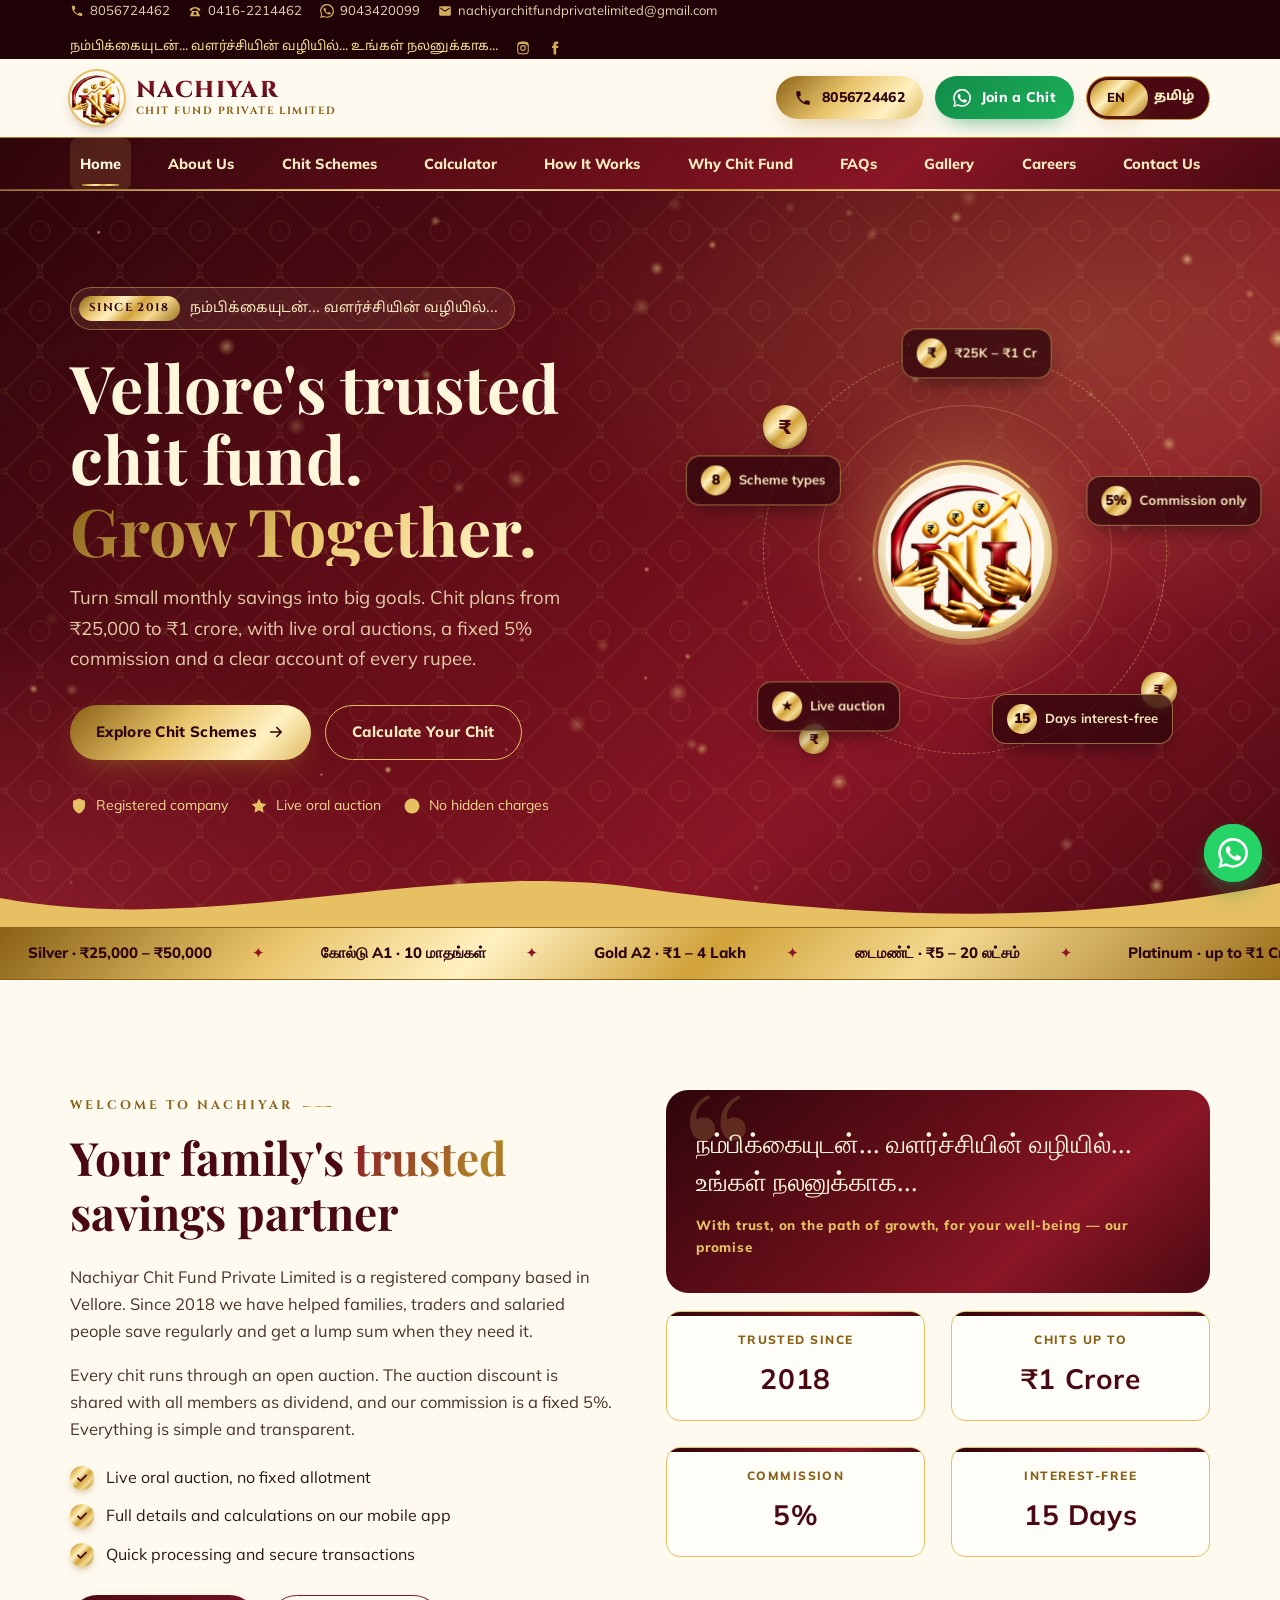
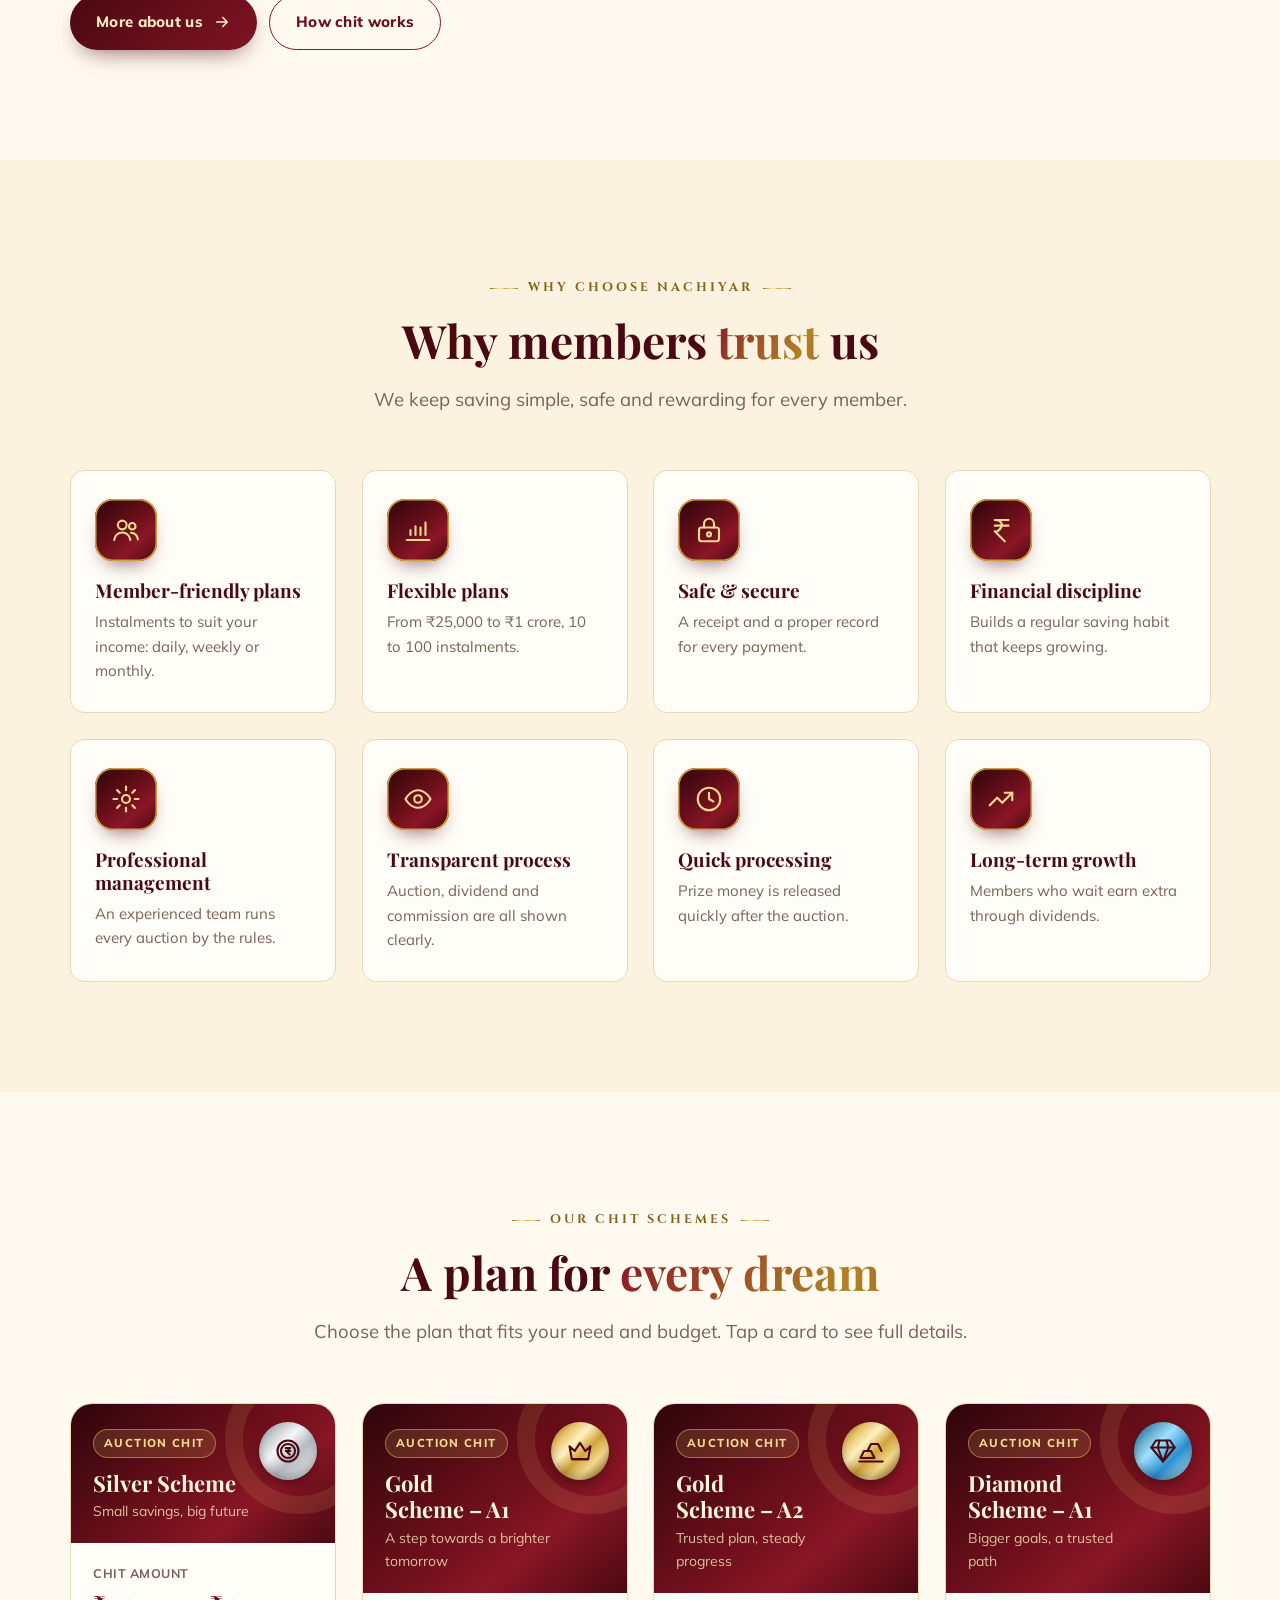
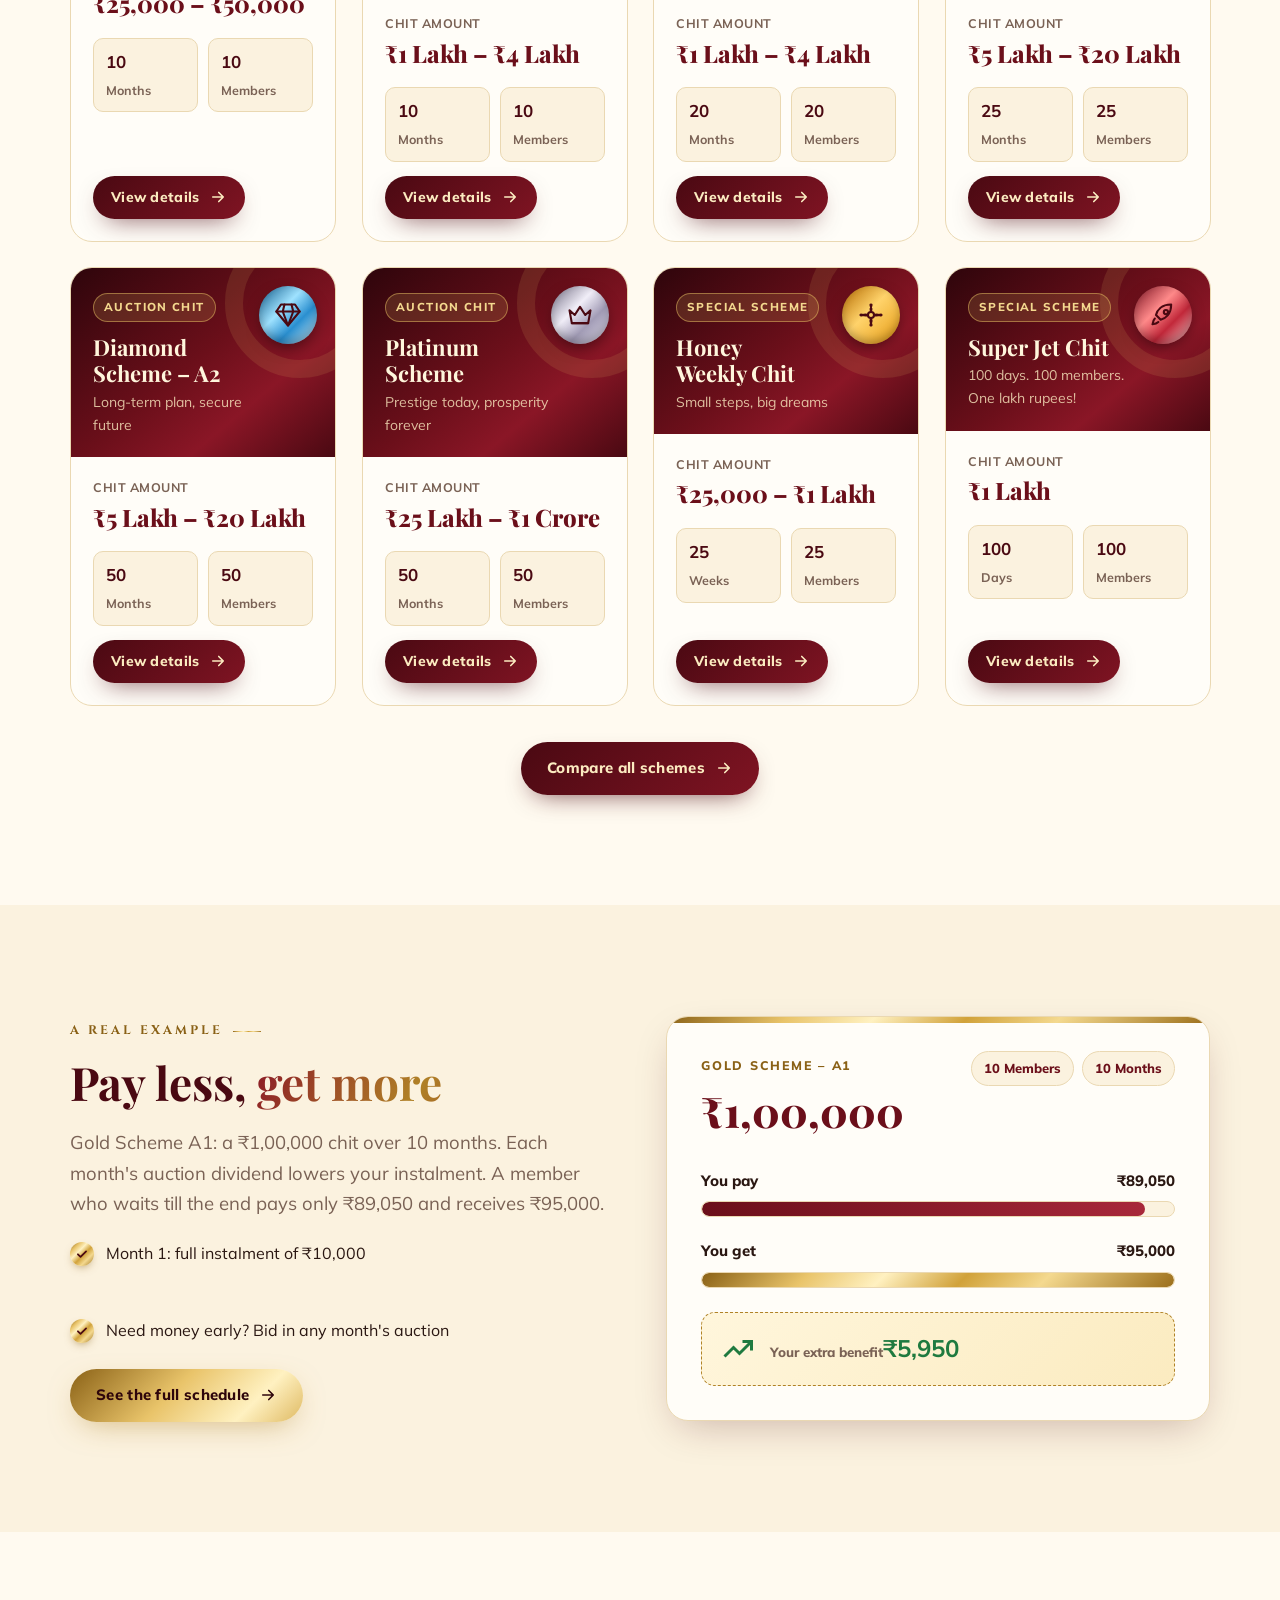
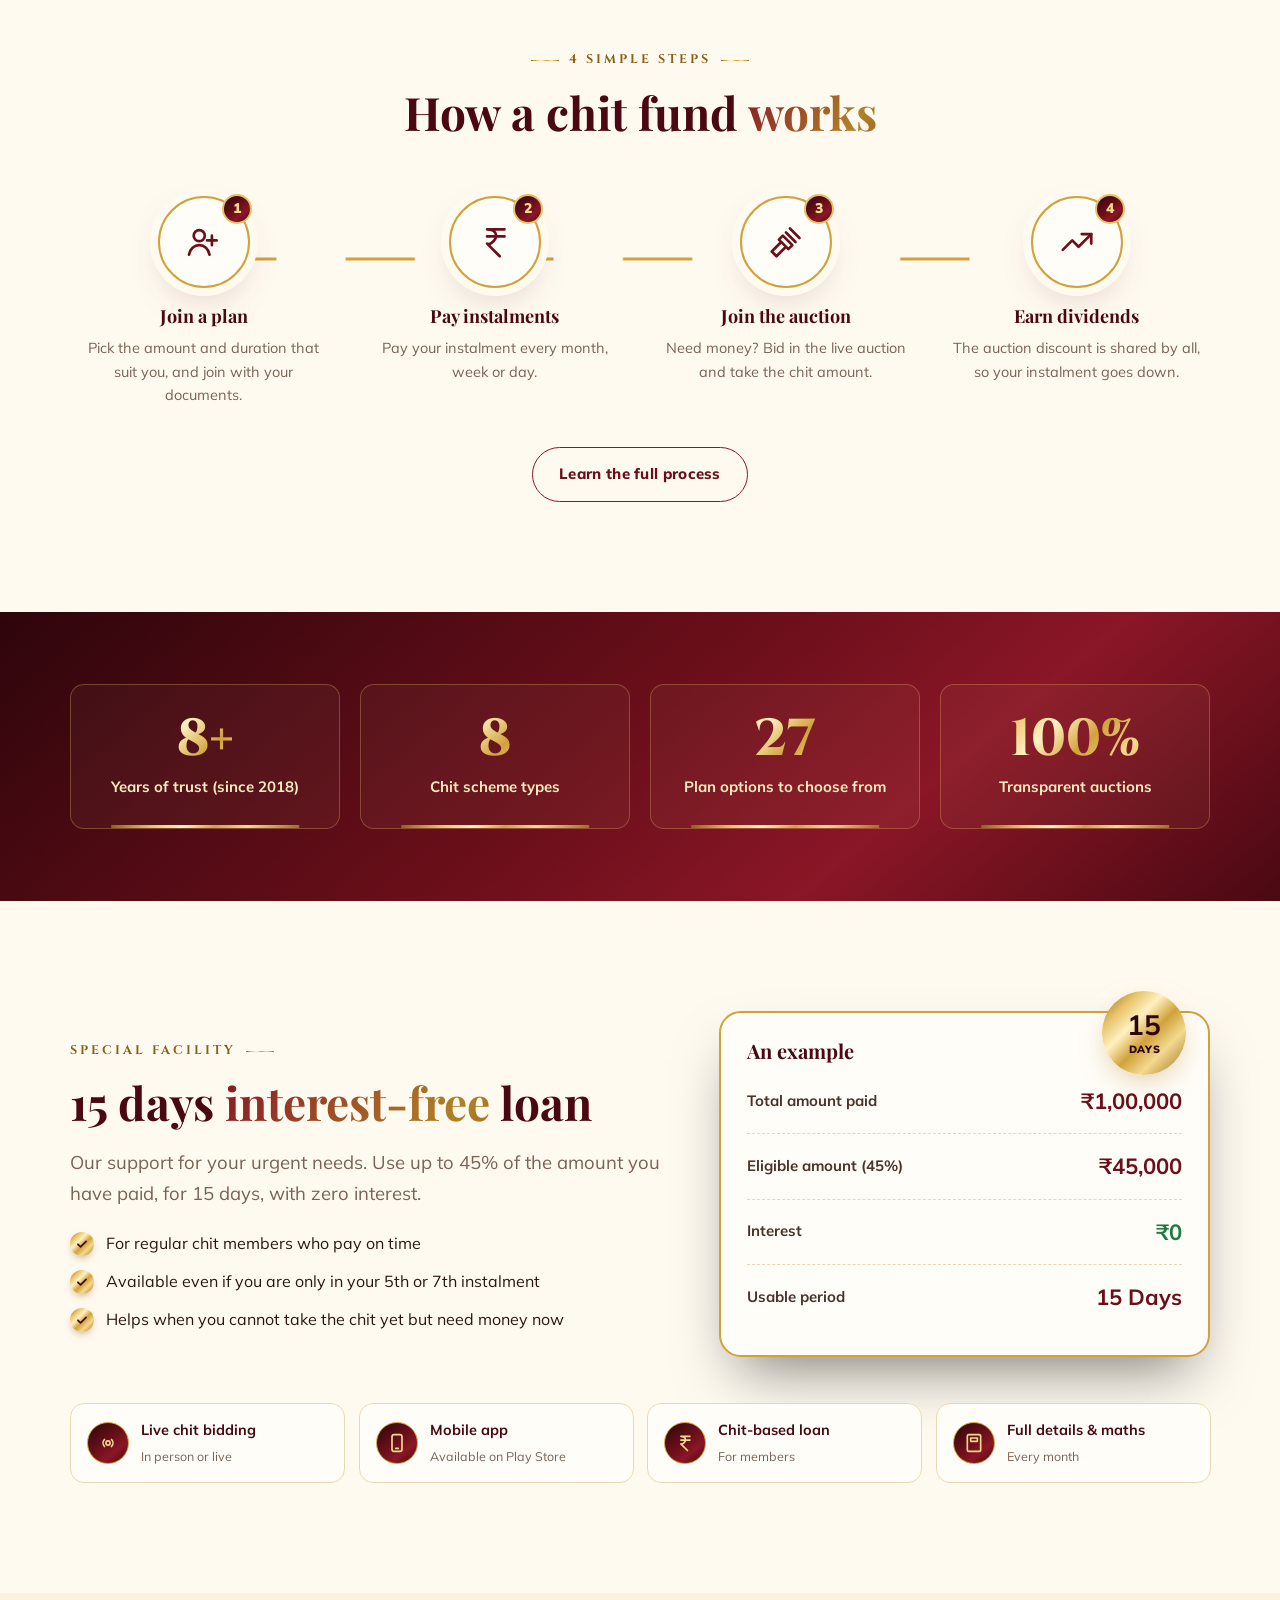
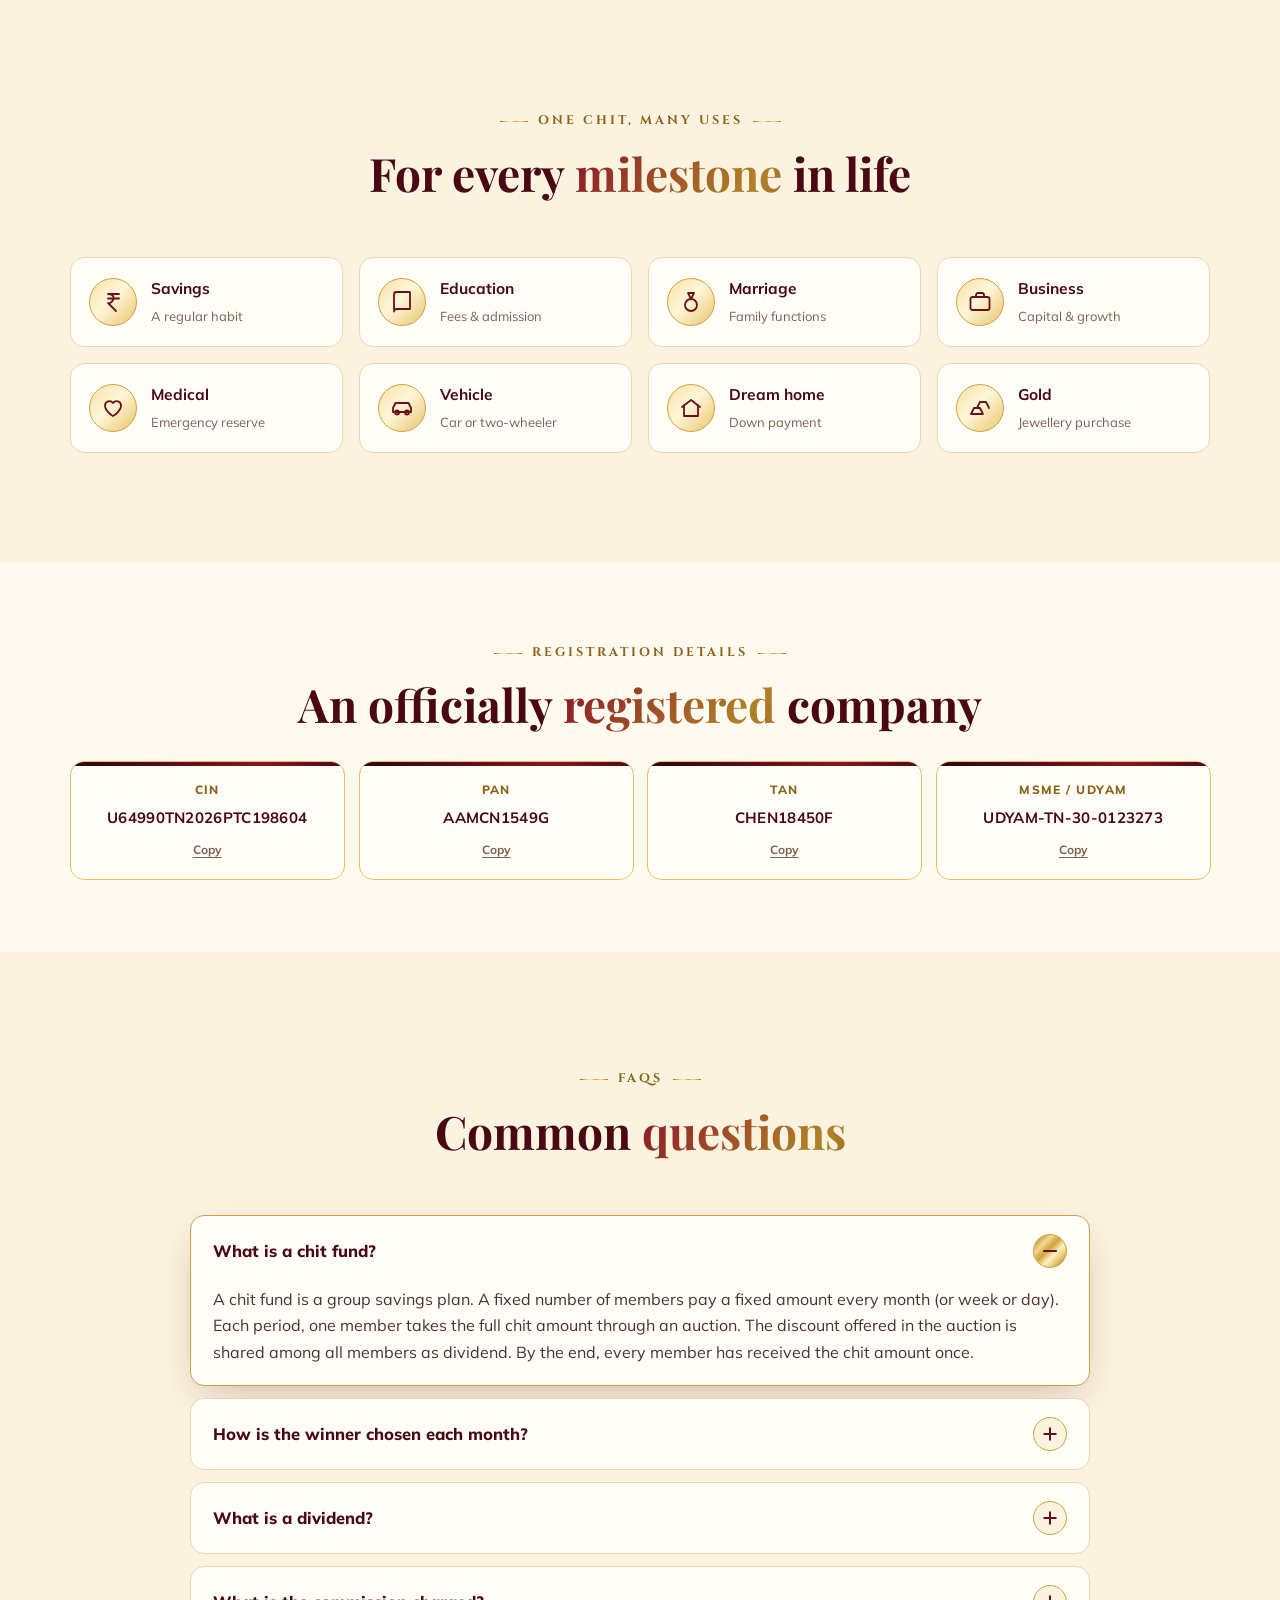
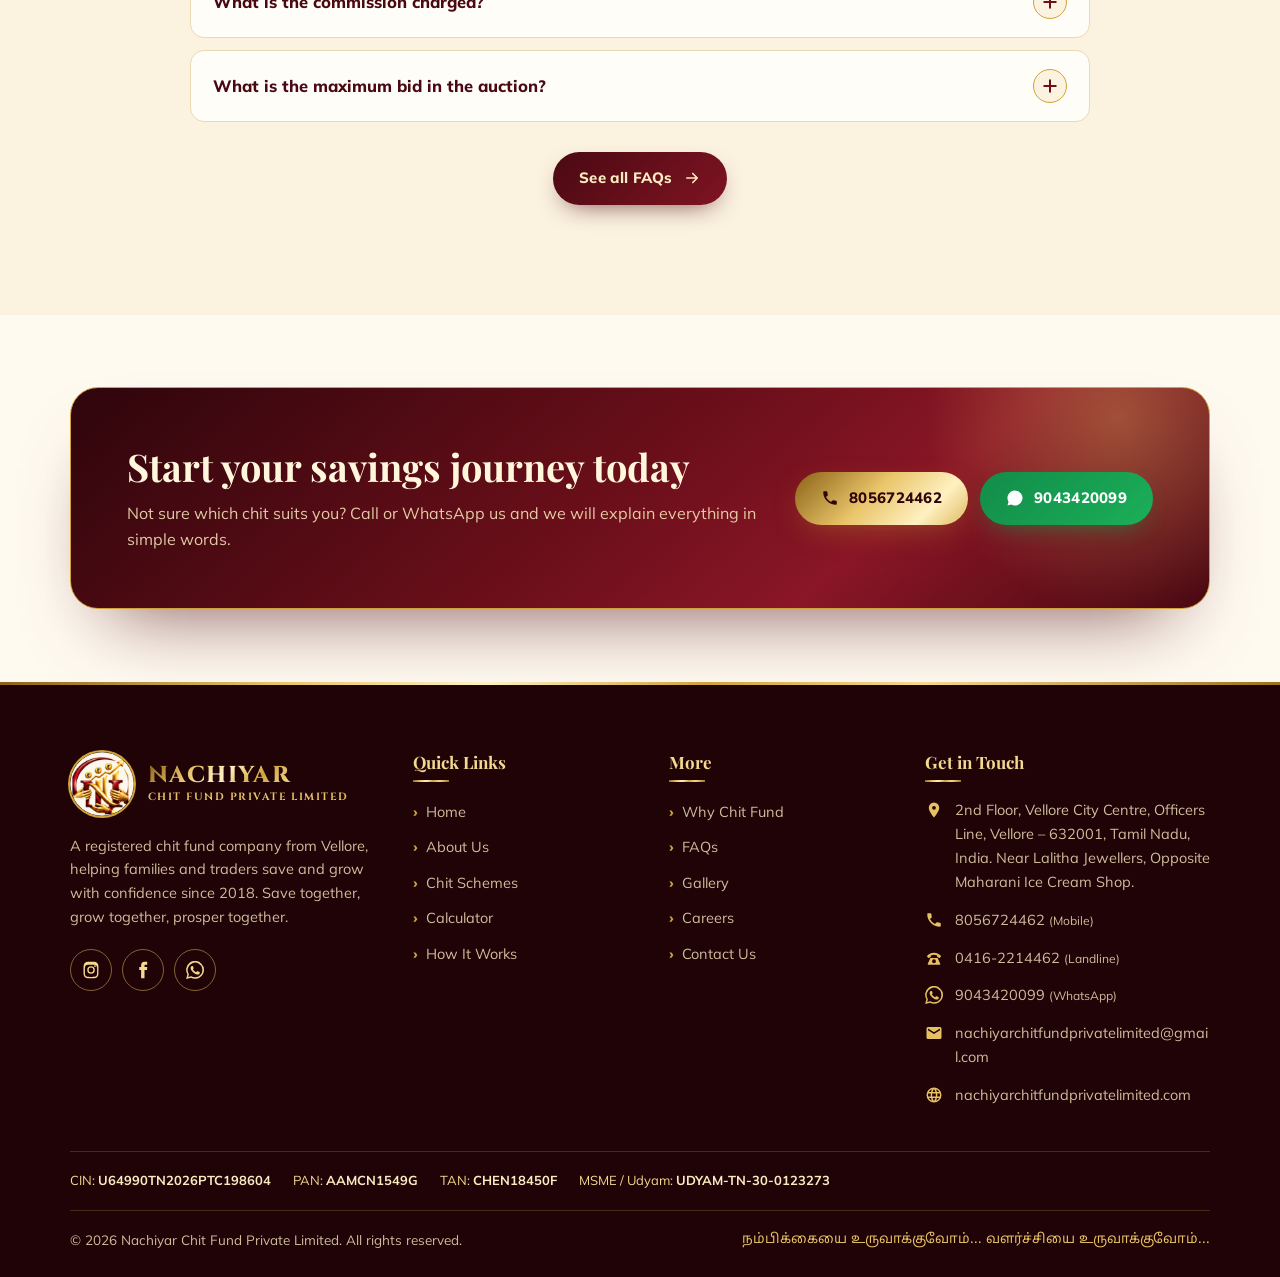
<file: index.html>
<!doctype html>
<html lang="en">
<head>
<meta charset="utf-8">
<meta name="viewport" content="width=device-width, initial-scale=1, viewport-fit=cover">
<title>Nachiyar Chit Fund</title>
<meta name="description" content="Nachiyar Chit Fund Private Limited, Vellore – trusted since 2018. Silver, Gold, Diamond, Platinum, Honey Weekly and Super Jet chit schemes with live oral auction and 5% commission.">
<meta name="theme-color" content="#4a0912">
<meta property="og:title" content="Nachiyar Chit Fund">
<meta property="og:description" content="Nachiyar Chit Fund Private Limited, Vellore – trusted since 2018. Silver, Gold, Diamond, Platinum, Honey Weekly and Super Jet chit schemes with live oral auction and 5% commission.">
<meta property="og:image" content="assets/img/logo-badge.png">
<link rel="icon" type="image/png" href="assets/img/favicon.png">
<link rel="canonical" href="https://nachiyarchitfundprivatelimited.com/">
<link rel="preconnect" href="https://fonts.googleapis.com"><link rel="preconnect" href="https://fonts.gstatic.com" crossorigin><link rel="stylesheet" href="https://fonts.googleapis.com/css2?family=Cinzel:wght@600;700;800&family=Mulish:wght@400;600;700;800;900&family=Noto+Sans+Tamil:wght@400;600;700;800&family=Noto+Serif+Tamil:wght@600;700&family=Playfair+Display:wght@600;700;800&display=swap">
<link rel="stylesheet" href="assets/css/style.css">
</head>
<body>
<span hidden data-ta-title="நாச்சியார் சிட் ஃபண்ட்"></span>
<div id="site-header"></div>
<main id="main">
<!-- HERO -->
<section class="hero">
  <div class="hero-pattern"></div>
  <canvas class="gold-dust" id="gold-dust"></canvas>
  <div class="container hero-grid">
    <div>
      <span class="hero-tag" data-reveal="down"><b>SINCE 2018</b> நம்பிக்கையுடன்... வளர்ச்சியின் வழியில்...</span>
      <h1 data-reveal="up" style="--d:.1s"><span data-ta="வேலூரின் நம்பிக்கையான சீட்டு நிறுவனம்.">Vellore's trusted chit fund.</span><br><span class="rotator" id="heroRotator"><span class="on">Save Together.</span></span></h1>
      <p class="lead" data-reveal="up" style="--d:.2s" data-ta="சிறிய மாதத் தொகையில் பெரிய கனவுகளை நிறைவேற்றுங்கள். ₹25,000 முதல் ₹1 கோடி வரை சீட்டு திட்டங்கள் — நேரடி வாய்மொழி ஏலம், 5% கமிஷன் மட்டும், ஒவ்வொரு ரூபாய்க்கும் தெளிவான கணக்கு.">Turn small monthly savings into big goals. Chit plans from ₹25,000 to ₹1 crore, with live oral auctions, a fixed 5% commission and a clear account of every rupee.</p>
      <div class="hero-ctas" data-reveal="up" style="--d:.3s">
        <a class="btn btn-gold" href="schemes.html"><span data-ta="திட்டங்களைப் பாருங்கள்">Explore Chit Schemes</span><svg viewBox="0 0 24 24"><path d="M5 12h14M13 6l6 6-6 6" fill="none" stroke="currentColor" stroke-width="2.2" stroke-linecap="round" stroke-linejoin="round"/></svg></a>
        <a class="btn btn-outline" href="calculator.html" data-ta="கணக்கிட்டுப் பாருங்கள்">Calculate Your Chit</a>
      </div>
      <div class="hero-trust" data-stagger="up">
        <span><svg viewBox="0 0 24 24"><path d="M12 2l8 3v6c0 5-3.4 9.4-8 11-4.6-1.6-8-6-8-11V5z"/></svg><span data-ta="பதிவு செய்யப்பட்ட நிறுவனம்">Registered company</span></span>
        <span><svg viewBox="0 0 24 24"><path d="M12 2l3 6.3 6.9.9-5 4.8 1.2 6.9L12 17.6 5.9 21l1.2-6.9-5-4.8 6.9-.9z"/></svg><span data-ta="நேரடி வாய்மொழி ஏலம்">Live oral auction</span></span>
        <span><svg viewBox="0 0 24 24"><circle cx="12" cy="12" r="10"/></svg><span data-ta="மறைமுக கட்டணம் இல்லை">No hidden charges</span></span>
      </div>
    </div>
    <div data-reveal="zoom" style="--d:.2s">
      <div class="orbit-stage" data-orbit aria-hidden="true">
        <span class="ring r1"></span><span class="ring r2"></span><span class="ring r3"></span>
        <div class="core"><img src="assets/img/logo-badge.png" alt=""></div>
        <span class="coin" style="left:6%;top:18%">₹</span>
        <span class="coin" style="right:4%;bottom:16%;animation-delay:-2s;width:36px;height:36px;font-size:16px">₹</span>
        <span class="coin" style="left:14%;bottom:6%;animation-delay:-4s;width:30px;height:30px;font-size:14px">₹</span>
        <div class="sat"><span class="chip"><i>₹</i><span data-ta="₹25K – ₹1 கோடி">₹25K – ₹1 Cr</span></span></div>
        <div class="sat"><span class="chip"><i>5%</i><span data-ta="கமிஷன் மட்டும்">Commission only</span></span></div>
        <div class="sat"><span class="chip"><i>15</i><span data-ta="நாள் வட்டியில்லா">Days interest-free</span></span></div>
        <div class="sat"><span class="chip"><i>★</i><span data-ta="நேரடி ஏலம்">Live auction</span></span></div>
        <div class="sat"><span class="chip"><i>8</i><span data-ta="திட்ட வகைகள்">Scheme types</span></span></div>
      </div>
    </div>
  </div>
  <div class="hero-wave"><svg viewBox="0 0 1440 70" preserveAspectRatio="none"><path d="M0 40 C 240 80 480 0 720 30 S 1200 70 1440 25 V70 H0Z" fill="#e6c063"/></svg></div>
</section>

<!-- TICKER -->
<div class="ticker" aria-label="Scheme highlights">
  <div class="ticker-track">
    <span class="ticker-item">Silver · ₹25,000 – ₹50,000</span><span class="ticker-item">கோல்டு A1 · 10 மாதங்கள்</span><span class="ticker-item">Gold A2 · ₹1 – 4 Lakh</span><span class="ticker-item">டைமண்ட் · ₹5 – 20 லட்சம்</span><span class="ticker-item">Platinum · up to ₹1 Crore</span><span class="ticker-item">ஹனி வீக்லி · ₹1,000 / வாரம்</span><span class="ticker-item">Super Jet · 100 Days · 100 Members</span><span class="ticker-item">15 நாள் வட்டியில்லா கடன்</span>
    <span class="ticker-item" aria-hidden="true">Silver · ₹25,000 – ₹50,000</span><span class="ticker-item" aria-hidden="true">கோல்டு A1 · 10 மாதங்கள்</span><span class="ticker-item" aria-hidden="true">Gold A2 · ₹1 – 4 Lakh</span><span class="ticker-item" aria-hidden="true">டைமண்ட் · ₹5 – 20 லட்சம்</span><span class="ticker-item" aria-hidden="true">Platinum · up to ₹1 Crore</span><span class="ticker-item" aria-hidden="true">ஹனி வீக்லி · ₹1,000 / வாரம்</span><span class="ticker-item" aria-hidden="true">Super Jet · 100 Days · 100 Members</span><span class="ticker-item" aria-hidden="true">15 நாள் வட்டியில்லா கடன்</span>
  </div>
</div>

<!-- WELCOME -->
<section class="section">
  <div class="container about-grid">
    <div>
      <div class="section-head left" style="margin-bottom:22px">
        <span class="eyebrow" data-reveal="left" data-ta="நாச்சியாருக்கு வரவேற்கிறோம்">Welcome to Nachiyar</span>
        <h2 class="h-title" data-reveal="up" data-ta="உங்கள் குடும்பத்தின் <em>நம்பிக்கையான</em> சேமிப்பு துணை">Your family's <em>trusted</em> savings partner</h2>
      </div>
      <div class="prose" data-reveal="up">
        <p data-ta="நாச்சியார் சிட் ஃபண்ட் பிரைவேட் லிமிடெட் வேலூரைச் சேர்ந்த ஒரு பதிவு செய்யப்பட்ட நிறுவனம். 2018 முதல் குடும்பங்கள், வியாபாரிகள், சம்பளதாரர்கள் ஒழுங்காக சேமிக்கவும், தேவையான நேரத்தில் மொத்தப் பணம் பெறவும் உதவி வருகிறோம்.">Nachiyar Chit Fund Private Limited is a registered company based in Vellore. Since 2018 we have helped families, traders and salaried people save regularly and get a lump sum when they need it.</p>
        <p data-ta="ஒவ்வொரு சீட்டும் நேரடி ஏலம் மூலம் நடைபெறுகிறது. ஏலத் தள்ளுபடி அனைத்து உறுப்பினர்களுக்கும் ஈவுத்தொகையாக பிரிக்கப்படுகிறது. கமிஷன் 5% மட்டுமே. எல்லாம் எளிமையாகவும் வெளிப்படையாகவும் இருக்கும்.">Every chit runs through an open auction. The auction discount is shared with all members as dividend, and our commission is a fixed 5%. Everything is simple and transparent.</p>
      </div>
      <ul class="check-list" data-stagger="left">
        <li data-ta="நேரடி வாய்மொழி ஏலம் — நிர்ணய ஒதுக்கீடு இல்லை">Live oral auction, no fixed allotment</li>
        <li data-ta="மொபைல் ஆப்-ல் முழு விவரம் மற்றும் கணக்கு">Full details and calculations on our mobile app</li>
        <li data-ta="விரைவான பணம் வழங்குதல், பாதுகாப்பான பரிவர்த்தனை">Quick processing and secure transactions</li>
      </ul>
      <div style="margin-top:28px;display:flex;gap:12px;flex-wrap:wrap" data-reveal="up">
        <a class="btn btn-maroon" href="about.html"><span data-ta="எங்களைப் பற்றி மேலும்">More about us</span><svg viewBox="0 0 24 24"><path d="M5 12h14M13 6l6 6-6 6" fill="none" stroke="currentColor" stroke-width="2.2" stroke-linecap="round" stroke-linejoin="round"/></svg></a>
        <a class="btn btn-outline-dark" href="how-it-works.html" data-ta="சீட்டு எப்படி செயல்படுகிறது?">How chit works</a>
      </div>
    </div>
    <div style="display:grid;gap:18px">
      <div class="quote-card" data-reveal="right">
        <p>நம்பிக்கையுடன்... வளர்ச்சியின் வழியில்... உங்கள் நலனுக்காக...</p>
        <small data-ta="நாச்சியார் சிட் ஃபண்ட் — எங்கள் வாக்குறுதி">With trust, on the path of growth, for your well-being — our promise</small>
      </div>
      <div class="grid g-2" data-stagger="zoom">
        <div class="reg"><small data-ta="நம்பிக்கை">Trusted since</small><b style="font-size:28px">2018</b></div>
        <div class="reg"><small data-ta="அதிகபட்ச சீட்டு">Chits up to</small><b style="font-size:28px" data-ta="₹1 கோடி">₹1 Crore</b></div>
        <div class="reg"><small data-ta="கமிஷன்">Commission</small><b style="font-size:28px">5%</b></div>
        <div class="reg"><small data-ta="வட்டியில்லா வசதி">Interest-free</small><b style="font-size:28px" data-ta="15 நாள்">15 Days</b></div>
      </div>
    </div>
  </div>
</section>

<!-- WHY CHOOSE -->
<section class="section alt">
  <div class="container">
    <div class="section-head">
      <span class="eyebrow" data-reveal="up" data-ta="ஏன் நாச்சியார்?">Why choose Nachiyar</span>
      <h2 class="h-title" data-reveal="up" data-ta="உறுப்பினர்கள் எங்களை <em>நம்புவதற்கான</em> காரணங்கள்">Why members <em>trust</em> us</h2>
      <p class="lead" data-reveal="up" data-ta="சேமிப்பு எளிதாக, பாதுகாப்பாக, லாபகரமாக இருக்க வேண்டும் என்பதே எங்கள் நோக்கம்.">We keep saving simple, safe and rewarding for every member.</p>
    </div>
    <div class="grid g-4" data-stagger="up">
      <div class="feature"><div class="f-icon"><svg viewBox="0 0 24 24"><circle cx="9" cy="8" r="3.5"/><path d="M2.5 20c.6-3.6 3.3-6 6.5-6s5.9 2.4 6.5 6"/><circle cx="17" cy="9" r="2.6"/><path d="M16 14.2c2.9.1 5 2.3 5.5 5.3"/></svg></div><h3 data-ta="உறுப்பினர் நல திட்டம்">Member-friendly plans</h3><p data-ta="உங்கள் வருமானத்துக்கு ஏற்ற தவணை — தினசரி, வாராந்திர, மாதாந்திர.">Instalments to suit your income: daily, weekly or monthly.</p></div>
      <div class="feature"><div class="f-icon"><svg viewBox="0 0 24 24"><path d="M3 20h18"/><path d="M6 16v-4M10 16V9M14 16v-6M18 16V6"/></svg></div><h3 data-ta="நெகிழ்வான திட்டங்கள்">Flexible plans</h3><p data-ta="₹25,000 முதல் ₹1 கோடி வரை, 10 முதல் 100 தவணைகள்.">From ₹25,000 to ₹1 crore, 10 to 100 instalments.</p></div>
      <div class="feature"><div class="f-icon"><svg viewBox="0 0 24 24"><rect x="4" y="10" width="16" height="11" rx="2"/><path d="M8 10V7a4 4 0 0 1 8 0v3"/><circle cx="12" cy="15.5" r="1.6"/></svg></div><h3 data-ta="பாதுகாப்பான பரிவர்த்தனை">Safe & secure</h3><p data-ta="ஒவ்வொரு கட்டணத்துக்கும் ரசீது, முறையான கணக்கு.">A receipt and a proper record for every payment.</p></div>
      <div class="feature"><div class="f-icon"><svg viewBox="0 0 24 24"><path d="M7 4h11M7 8.5h11M7 4c6 0 7 4.5 4 7.5S7 13 7 13l8 8"/></svg></div><h3 data-ta="நிதி ஒழுக்கம்">Financial discipline</h3><p data-ta="ஒழுங்கான சேமிப்பு பழக்கம், கட்டாயமாக வளரும் தொகை.">Builds a regular saving habit that keeps growing.</p></div>
      <div class="feature"><div class="f-icon"><svg viewBox="0 0 24 24"><circle cx="12" cy="12" r="3.2"/><path d="M12 2v3M12 19v3M4.9 4.9 7 7M17 17l2.1 2.1M2 12h3M19 12h3M4.9 19.1 7 17M17 7l2.1-2.1"/></svg></div><h3 data-ta="திறமையான நிர்வாகம்">Professional management</h3><p data-ta="அனுபவமுள்ள குழு, ஒவ்வொரு ஏலமும் முறைப்படி.">An experienced team runs every auction by the rules.</p></div>
      <div class="feature"><div class="f-icon"><svg viewBox="0 0 24 24"><path d="M2 12s3.6-7 10-7 10 7 10 7-3.6 7-10 7S2 12 2 12z"/><circle cx="12" cy="12" r="3"/></svg></div><h3 data-ta="வெளிப்படையான நடைமுறை">Transparent process</h3><p data-ta="ஏலம், ஈவுத்தொகை, கமிஷன் — எல்லாம் தெளிவாக.">Auction, dividend and commission are all shown clearly.</p></div>
      <div class="feature"><div class="f-icon"><svg viewBox="0 0 24 24"><circle cx="12" cy="12" r="9"/><path d="M12 7v5l3.5 2"/></svg></div><h3 data-ta="விரைவான செயல்முறை">Quick processing</h3><p data-ta="ஏலம் எடுத்தவுடன் விரைவாக பணம் கிடைக்கும்.">Prize money is released quickly after the auction.</p></div>
      <div class="feature"><div class="f-icon"><svg viewBox="0 0 24 24"><path d="M3 17l6-6 4 4 8-8"/><path d="M15 7h6v6"/></svg></div><h3 data-ta="நீண்ட கால நிதி வளர்ச்சி">Long-term growth</h3><p data-ta="சீட்டு எடுக்காதவர்களுக்கு ஈவுத்தொகையால் கூடுதல் பலன்.">Members who wait earn extra through dividends.</p></div>
    </div>
  </div>
</section>

<!-- SCHEMES -->
<section class="section">
  <div class="container">
    <div class="section-head">
      <span class="eyebrow" data-reveal="up" data-ta="எங்கள் சீட்டு திட்டங்கள்">Our chit schemes</span>
      <h2 class="h-title" data-reveal="up" data-ta="ஒவ்வொரு கனவுக்கும் <em>ஒரு திட்டம்</em>">A plan for <em>every dream</em></h2>
      <p class="lead" data-reveal="up" data-ta="உங்கள் தேவைக்கும் வசதிக்கும் ஏற்ற திட்டத்தைத் தேர்ந்தெடுங்கள். விவரங்களைப் பார்க்க அட்டையைத் தொடுங்கள்.">Choose the plan that fits your need and budget. Tap a card to see full details.</p>
    </div>
    <div class="grid g-4" id="home-schemes"></div>
    <div style="text-align:center;margin-top:36px" data-reveal="up"><a class="btn btn-maroon" href="schemes.html"><span data-ta="அனைத்து திட்டங்களையும் ஒப்பிடுக">Compare all schemes</span><svg viewBox="0 0 24 24"><path d="M5 12h14M13 6l6 6-6 6" fill="none" stroke="currentColor" stroke-width="2.2" stroke-linecap="round" stroke-linejoin="round"/></svg></a></div>
  </div>
</section>

<!-- SPOTLIGHT -->
<section class="section alt">
  <div class="container spotlight">
    <div>
      <div class="section-head left" style="margin-bottom:20px">
        <span class="eyebrow" data-reveal="left" data-ta="ஒரு உதாரணம்">A real example</span>
        <h2 class="h-title" data-reveal="up" data-ta="குறைவாக செலுத்துங்கள், <em>அதிகமாக பெறுங்கள்</em>">Pay less, <em>get more</em></h2>
        <p class="lead" data-reveal="up" data-ta="கோல்டு திட்டம் A1 — ₹1,00,000 சீட்டு, 10 மாதங்கள். ஒவ்வொரு மாத ஏலத்தின் ஈவுத்தொகை உங்கள் தவணையை குறைக்கிறது. கடைசி வரை காத்திருக்கும் உறுப்பினர் ₹89,050 மட்டும் செலுத்தி ₹95,000 பெறுகிறார்.">Gold Scheme A1: a ₹1,00,000 chit over 10 months. Each month's auction dividend lowers your instalment. A member who waits till the end pays only ₹89,050 and receives ₹95,000.</p>
      </div>
      <ul class="check-list" data-stagger="left">
        <li data-ta="முதல் மாதம்: முழுத் தவணை ₹10,000">Month 1: full instalment of ₹10,000</li>
        <li data-ta="மாதம் 2 முதல்: ஈவுத்தொகை போக ₹8,000 முதல்">From month 2: as low as ₹8,000 after dividend</li>
        <li data-ta="பணம் தேவைப்பட்டால் எந்த மாதமும் ஏலத்தில் எடுக்கலாம்">Need money early? Bid in any month's auction</li>
      </ul>
      <div style="margin-top:26px" data-reveal="up"><a class="btn btn-gold" href="schemes.html#gold-a1"><span data-ta="முழு அட்டவணை பார்க்க">See the full schedule</span><svg viewBox="0 0 24 24"><path d="M5 12h14M13 6l6 6-6 6" fill="none" stroke="currentColor" stroke-width="2.2" stroke-linecap="round" stroke-linejoin="round"/></svg></a></div>
    </div>
    <div class="pay-get" data-reveal="right">
      <div class="pg-head"><div><span class="plan-label" data-ta="கோல்டு திட்டம் – A1">Gold Scheme – A1</span><div class="pg-amount num">₹1,00,000</div></div><div class="pg-chips"><span class="chip" data-ta="10 உறுப்பினர்கள்">10 Members</span><span class="chip" data-ta="10 மாதங்கள்">10 Months</span></div></div>
      <div class="bar-row"><div class="bar-label"><span data-ta="நீங்கள் செலுத்துவது">You pay</span><span>₹89,050</span></div><div class="bar"><i class="pay" data-w="93.7%"></i></div></div>
      <div class="bar-row"><div class="bar-label"><span data-ta="நீங்கள் பெறுவது">You get</span><span>₹95,000</span></div><div class="bar"><i class="get" data-w="100%"></i></div></div>
      <div class="gain-box"><svg viewBox="0 0 24 24" fill="none" stroke="#1f7a3f" stroke-width="2"><path d="M3 17l6-6 4 4 8-8"/><path d="M15 7h6v6"/></svg><div><small style="font-weight:800;color:var(--muted)" data-ta="உங்கள் கூடுதல் பலன்">Your extra benefit</small><b data-count="5950" data-prefix="₹">₹5,950</b></div></div>
    </div>
  </div>
</section>

<!-- HOW IT WORKS -->
<section class="section">
  <div class="container">
    <div class="section-head">
      <span class="eyebrow" data-reveal="up" data-ta="எளிய 4 படிகள்">4 simple steps</span>
      <h2 class="h-title" data-reveal="up" data-ta="சீட்டு எப்படி <em>செயல்படுகிறது</em>?">How a chit fund <em>works</em></h2>
    </div>
    <div class="steps">
      <div class="steps-line" aria-hidden="true"><svg preserveAspectRatio="none" viewBox="0 0 100 4"><line x1="0" y1="2" x2="100" y2="2"/></svg></div>
      <div class="step" data-reveal="up"><div class="step-num"><svg viewBox="0 0 24 24"><circle cx="9" cy="8" r="3.5"/><path d="M2.5 20c.6-3.6 3.3-6 6.5-6s5.9 2.4 6.5 6"/><path d="M17 8v6M14 11h6"/></svg></div><h3 data-ta="திட்டத்தில் சேருங்கள்">Join a plan</h3><p data-ta="உங்கள் வசதிக்கு ஏற்ற தொகையும் காலமும் தேர்ந்தெடுத்து ஆவணங்களுடன் சேருங்கள்.">Pick the amount and duration that suit you, and join with your documents.</p></div>
      <div class="step" data-reveal="up" style="--d:.12s"><div class="step-num"><svg viewBox="0 0 24 24"><path d="M7 4h11M7 8.5h11M7 4c6 0 7 4.5 4 7.5S7 13 7 13l8 8"/></svg></div><h3 data-ta="தவணை செலுத்துங்கள்">Pay instalments</h3><p data-ta="ஒவ்வொரு மாதமும் (அல்லது வாரம் / நாள்) தவணையைச் செலுத்துங்கள்.">Pay your instalment every month, week or day.</p></div>
      <div class="step" data-reveal="up" style="--d:.24s"><div class="step-num"><svg viewBox="0 0 24 24"><path d="M14.5 3.5l6 6M12 6l6 6M10 8l6 6-2.5 2.5-6-6z"/><path d="M8.5 12.5 3 18l3 3 5.5-5.5"/></svg></div><h3 data-ta="ஏலத்தில் பங்கேற்கவும்">Join the auction</h3><p data-ta="பணம் தேவைப்பட்டால் நேரடி ஏலத்தில் பங்கேற்று சீட்டுத் தொகையை எடுங்கள்.">Need money? Bid in the live auction and take the chit amount.</p></div>
      <div class="step" data-reveal="up" style="--d:.36s"><div class="step-num"><svg viewBox="0 0 24 24"><path d="M3 17l6-6 4 4 8-8"/><path d="M15 7h6v6"/></svg></div><h3 data-ta="ஈவுத்தொகை பெறுங்கள்">Earn dividends</h3><p data-ta="ஏலத் தள்ளுபடி அனைவருக்கும் பிரிக்கப்படும் — உங்கள் தவணை குறையும்.">The auction discount is shared by all, so your instalment goes down.</p></div>
    </div>
    <div style="text-align:center;margin-top:40px" data-reveal="up"><a class="btn btn-outline-dark" href="how-it-works.html" data-ta="விரிவாக அறிய">Learn the full process</a></div>
  </div>
</section>

<!-- STATS -->
<section class="section dark tight">
  <div class="hero-pattern"></div>
  <div class="container">
    <div class="stats" data-stagger="up">
      <div class="stat"><div class="stat-num" data-count="8" data-suffix="+">8+</div><div class="stat-label" data-ta="ஆண்டுகள் நம்பிக்கை (2018 முதல்)">Years of trust (since 2018)</div></div>
      <div class="stat"><div class="stat-num" data-count="8">8</div><div class="stat-label" data-ta="சீட்டு திட்ட வகைகள்">Chit scheme types</div></div>
      <div class="stat"><div class="stat-num" data-count="27">27</div><div class="stat-label" data-ta="தேர்வு செய்யக்கூடிய திட்டங்கள்">Plan options to choose from</div></div>
      <div class="stat"><div class="stat-num" data-count="100" data-suffix="%">100%</div><div class="stat-label" data-ta="வெளிப்படையான ஏலம்">Transparent auctions</div></div>
    </div>
  </div>
</section>

<!-- SPECIAL FACILITY -->
<section class="section">
  <div class="container facility">
    <div>
      <div class="section-head left" style="margin-bottom:18px">
        <span class="eyebrow" data-reveal="left" data-ta="சிறப்பு வசதி">Special facility</span>
        <h2 class="h-title" data-reveal="up" data-ta="15 நாள் <em>வட்டியில்லா</em> கடன்">15 days <em>interest-free</em> loan</h2>
        <p class="lead" data-reveal="up" data-ta="உங்கள் அவசர தேவைக்கு எங்கள் துணை. நீங்கள் செலுத்திய தொகையின் 45% வரை, 15 நாட்களுக்கு வட்டி இல்லாமல் பயன்படுத்தலாம்.">Our support for your urgent needs. Use up to 45% of the amount you have paid, for 15 days, with zero interest.</p>
      </div>
      <ul class="check-list" data-stagger="left">
        <li data-ta="தொடர்ந்து சீட்டு செலுத்தும் உறுப்பினர்களுக்கு மட்டும்">For regular chit members who pay on time</li>
        <li data-ta="5வது அல்லது 7வது தவணையில் இருந்தாலும் பயன்படுத்தலாம்">Available even if you are only in your 5th or 7th instalment</li>
        <li data-ta="சீட்டு எடுக்க முடியாத நிலையிலும் அவசரத்துக்கு உதவி">Helps when you cannot take the chit yet but need money now</li>
      </ul>
    </div>
    <div class="example-card" data-reveal="flip">
      <span class="tag15"><span><b>15</b><small data-ta="நாட்கள்">DAYS</small></span></span>
      <h3 style="font-size:20px;margin-bottom:6px" data-ta="ஒரு உதாரணம்">An example</h3>
      <div class="ex-row"><span data-ta="மொத்தம் செலுத்திய தொகை">Total amount paid</span><b>₹1,00,000</b></div>
      <div class="ex-row"><span data-ta="45% தகுதியான தொகை">Eligible amount (45%)</span><b>₹45,000</b></div>
      <div class="ex-row"><span data-ta="வட்டி">Interest</span><b class="zero">₹0</b></div>
      <div class="ex-row"><span data-ta="பயன்படுத்தும் காலம்">Usable period</span><b data-ta="15 நாட்கள்">15 Days</b></div>
    </div>
  </div>
  <div class="container" style="margin-top:46px">
    <div class="rules" data-stagger="zoom">
      <div class="rule"><span class="r-ico"><svg viewBox="0 0 24 24"><circle cx="12" cy="12" r="2.5"/><path d="M7.8 7.8a6 6 0 0 0 0 8.4M16.2 7.8a6 6 0 0 1 0 8.4"/></svg></span><div><b data-ta="நேரடி சீட்டு ஏலம்">Live chit bidding</b><small data-ta="நேரில் அல்லது நேரலையில்">In person or live</small></div></div>
      <div class="rule"><span class="r-ico"><svg viewBox="0 0 24 24"><rect x="6" y="2" width="12" height="20" rx="2.5"/><path d="M10.5 18.5h3"/></svg></span><div><b data-ta="மொபைல் ஆப்">Mobile app</b><small data-ta="Play Store-ல் கிடைக்கும்">Available on Play Store</small></div></div>
      <div class="rule"><span class="r-ico"><svg viewBox="0 0 24 24"><path d="M7 4h11M7 8.5h11M7 4c6 0 7 4.5 4 7.5S7 13 7 13l8 8"/></svg></span><div><b data-ta="சீட்டு அடிப்படை கடன்">Chit-based loan</b><small data-ta="உறுப்பினர்களுக்கு">For members</small></div></div>
      <div class="rule"><span class="r-ico"><svg viewBox="0 0 24 24"><rect x="4" y="2" width="16" height="20" rx="2"/><path d="M8 6h8v4H8z"/></svg></span><div><b data-ta="முழு விவரம் & கணக்கு">Full details & maths</b><small data-ta="ஒவ்வொரு மாதமும்">Every month</small></div></div>
    </div>
  </div>
</section>

<!-- USES -->
<section class="section alt">
  <div class="container">
    <div class="section-head">
      <span class="eyebrow" data-reveal="up" data-ta="ஒரு சீட்டு, பல பயன்கள்">One chit, many uses</span>
      <h2 class="h-title" data-reveal="up" data-ta="வாழ்க்கையின் ஒவ்வொரு <em>முக்கிய தருணத்துக்கும்</em>">For every <em>milestone</em> in life</h2>
    </div>
    <div class="uses" data-stagger="up" data-step="0.06">
      <div class="use"><span class="u-ico"><svg viewBox="0 0 24 24"><path d="M7 4h11M7 8.5h11M7 4c6 0 7 4.5 4 7.5S7 13 7 13l8 8"/></svg></span><div><b data-ta="சேமிப்பு">Savings</b><small data-ta="ஒழுங்கான பழக்கம்">A regular habit</small></div></div>
      <div class="use"><span class="u-ico"><svg viewBox="0 0 24 24"><path d="M4 4.5A2.5 2.5 0 0 1 6.5 2H20v17H6.5A2.5 2.5 0 0 0 4 21.5z"/></svg></span><div><b data-ta="கல்வி">Education</b><small data-ta="கட்டணம், சேர்க்கை">Fees & admission</small></div></div>
      <div class="use"><span class="u-ico"><svg viewBox="0 0 24 24"><circle cx="12" cy="15" r="6"/><path d="M9 3h6l-3 6z"/></svg></span><div><b data-ta="திருமணம்">Marriage</b><small data-ta="சுப நிகழ்ச்சிகள்">Family functions</small></div></div>
      <div class="use"><span class="u-ico"><svg viewBox="0 0 24 24"><rect x="2.5" y="7" width="19" height="13" rx="2"/><path d="M8 7V5a2 2 0 0 1 2-2h4a2 2 0 0 1 2 2v2"/></svg></span><div><b data-ta="வியாபாரம்">Business</b><small data-ta="முதலீடு, விரிவாக்கம்">Capital & growth</small></div></div>
      <div class="use"><span class="u-ico"><svg viewBox="0 0 24 24"><path d="M12 20s-8-4.6-8-10.4A4.4 4.4 0 0 1 12 7a4.4 4.4 0 0 1 8 2.6C20 15.4 12 20 12 20z"/></svg></span><div><b data-ta="மருத்துவம்">Medical</b><small data-ta="அவசர நிதி">Emergency reserve</small></div></div>
      <div class="use"><span class="u-ico"><svg viewBox="0 0 24 24"><path d="M3 16v-4l2.5-5h13L21 12v4z"/><circle cx="7" cy="16.5" r="2"/><circle cx="17" cy="16.5" r="2"/></svg></span><div><b data-ta="வாகனம்">Vehicle</b><small data-ta="கார், இருசக்கர வாகனம்">Car or two-wheeler</small></div></div>
      <div class="use"><span class="u-ico"><svg viewBox="0 0 24 24"><path d="M3 11l9-7 9 7"/><path d="M5 9.5V20h14V9.5"/></svg></span><div><b data-ta="கனவு வீடு">Dream home</b><small data-ta="முன்பணம், கட்டுமானம்">Down payment</small></div></div>
      <div class="use"><span class="u-ico"><svg viewBox="0 0 24 24"><path d="M3 18l3-6h6l3 6zM9 12l3-6h6l3 6"/></svg></span><div><b data-ta="தங்கம்">Gold</b><small data-ta="நகை வாங்குதல்">Jewellery purchase</small></div></div>
    </div>
  </div>
</section>

<!-- REGISTRATION -->
<section class="section tight">
  <div class="container">
    <div class="section-head" style="margin-bottom:28px">
      <span class="eyebrow" data-reveal="up" data-ta="பதிவு விவரங்கள்">Registration details</span>
      <h2 class="h-title" data-reveal="up" data-ta="அதிகாரப்பூர்வமாக <em>பதிவு செய்யப்பட்ட</em> நிறுவனம்">An officially <em>registered</em> company</h2>
    </div>
    <div class="reg-grid" data-stagger="flip">
      <div class="reg"><small>CIN</small><b>U64990TN2026PTC198604</b><button type="button" data-copy="U64990TN2026PTC198604" data-ta="நகலெடு">Copy</button></div>
      <div class="reg"><small>PAN</small><b>AAMCN1549G</b><button type="button" data-copy="AAMCN1549G" data-ta="நகலெடு">Copy</button></div>
      <div class="reg"><small>TAN</small><b>CHEN18450F</b><button type="button" data-copy="CHEN18450F" data-ta="நகலெடு">Copy</button></div>
      <div class="reg"><small>MSME / Udyam</small><b>UDYAM-TN-30-0123273</b><button type="button" data-copy="UDYAM-TN-30-0123273" data-ta="நகலெடு">Copy</button></div>
    </div>
  </div>
</section>

<!-- FAQ preview -->
<section class="section alt">
  <div class="container">
    <div class="section-head">
      <span class="eyebrow" data-reveal="up" data-ta="கேள்விகள்">FAQs</span>
      <h2 class="h-title" data-reveal="up" data-ta="அடிக்கடி கேட்கப்படும் <em>கேள்விகள்</em>">Common <em>questions</em></h2>
    </div>
    <div class="faq-list" data-faqs data-limit="5"></div>
    <div style="text-align:center;margin-top:30px" data-reveal="up"><a class="btn btn-maroon" href="faqs.html"><span data-ta="அனைத்து கேள்விகளும்">See all FAQs</span><svg viewBox="0 0 24 24"><path d="M5 12h14M13 6l6 6-6 6" fill="none" stroke="currentColor" stroke-width="2.2" stroke-linecap="round" stroke-linejoin="round"/></svg></a></div>
  </div>
</section>

<section class="section tight"><div class="container"><div class="cta-band" data-reveal="zoom">
<div><h2 data-ta="உங்கள் சேமிப்பு பயணத்தை இன்றே தொடங்குங்கள்">Start your savings journey today</h2>
<p data-ta="உங்களுக்கு பொருத்தமான சீட்டு எது என்று தெரியவில்லையா? அழையுங்கள் அல்லது வாட்ஸ்அப் செய்யுங்கள் — எளிய தமிழில் விளக்குகிறோம்.">Not sure which chit suits you? Call or WhatsApp us and we will explain everything in simple words.</p></div>
<div class="cta-actions"><a class="btn btn-gold" href="tel:+918056724462"><svg viewBox="0 0 24 24" fill="currentColor"><path d="M6.6 10.8a15.1 15.1 0 0 0 6.6 6.6l2.2-2.2c.3-.3.7-.4 1-.2 1.1.4 2.3.6 3.6.6.6 0 1 .4 1 1V20c0 .6-.4 1-1 1A17 17 0 0 1 3 4c0-.6.4-1 1-1h3.5c.6 0 1 .4 1 1 0 1.3.2 2.5.6 3.6.1.3 0 .7-.2 1z"/></svg>8056724462</a>
<a class="btn btn-wa" href="https://wa.me/919043420099" target="_blank" rel="noopener"><svg viewBox="0 0 24 24" fill="#fff"><path d="M12 2a10 10 0 0 0-8.6 15.1L2 22l5-1.3A10 10 0 1 0 12 2z"/></svg>9043420099</a></div>
</div></div></section>

</main>
<div id="site-footer"></div>
<script src="assets/js/data.js"></script>
<script src="assets/js/main.js"></script>
</body>
</html>
</file>
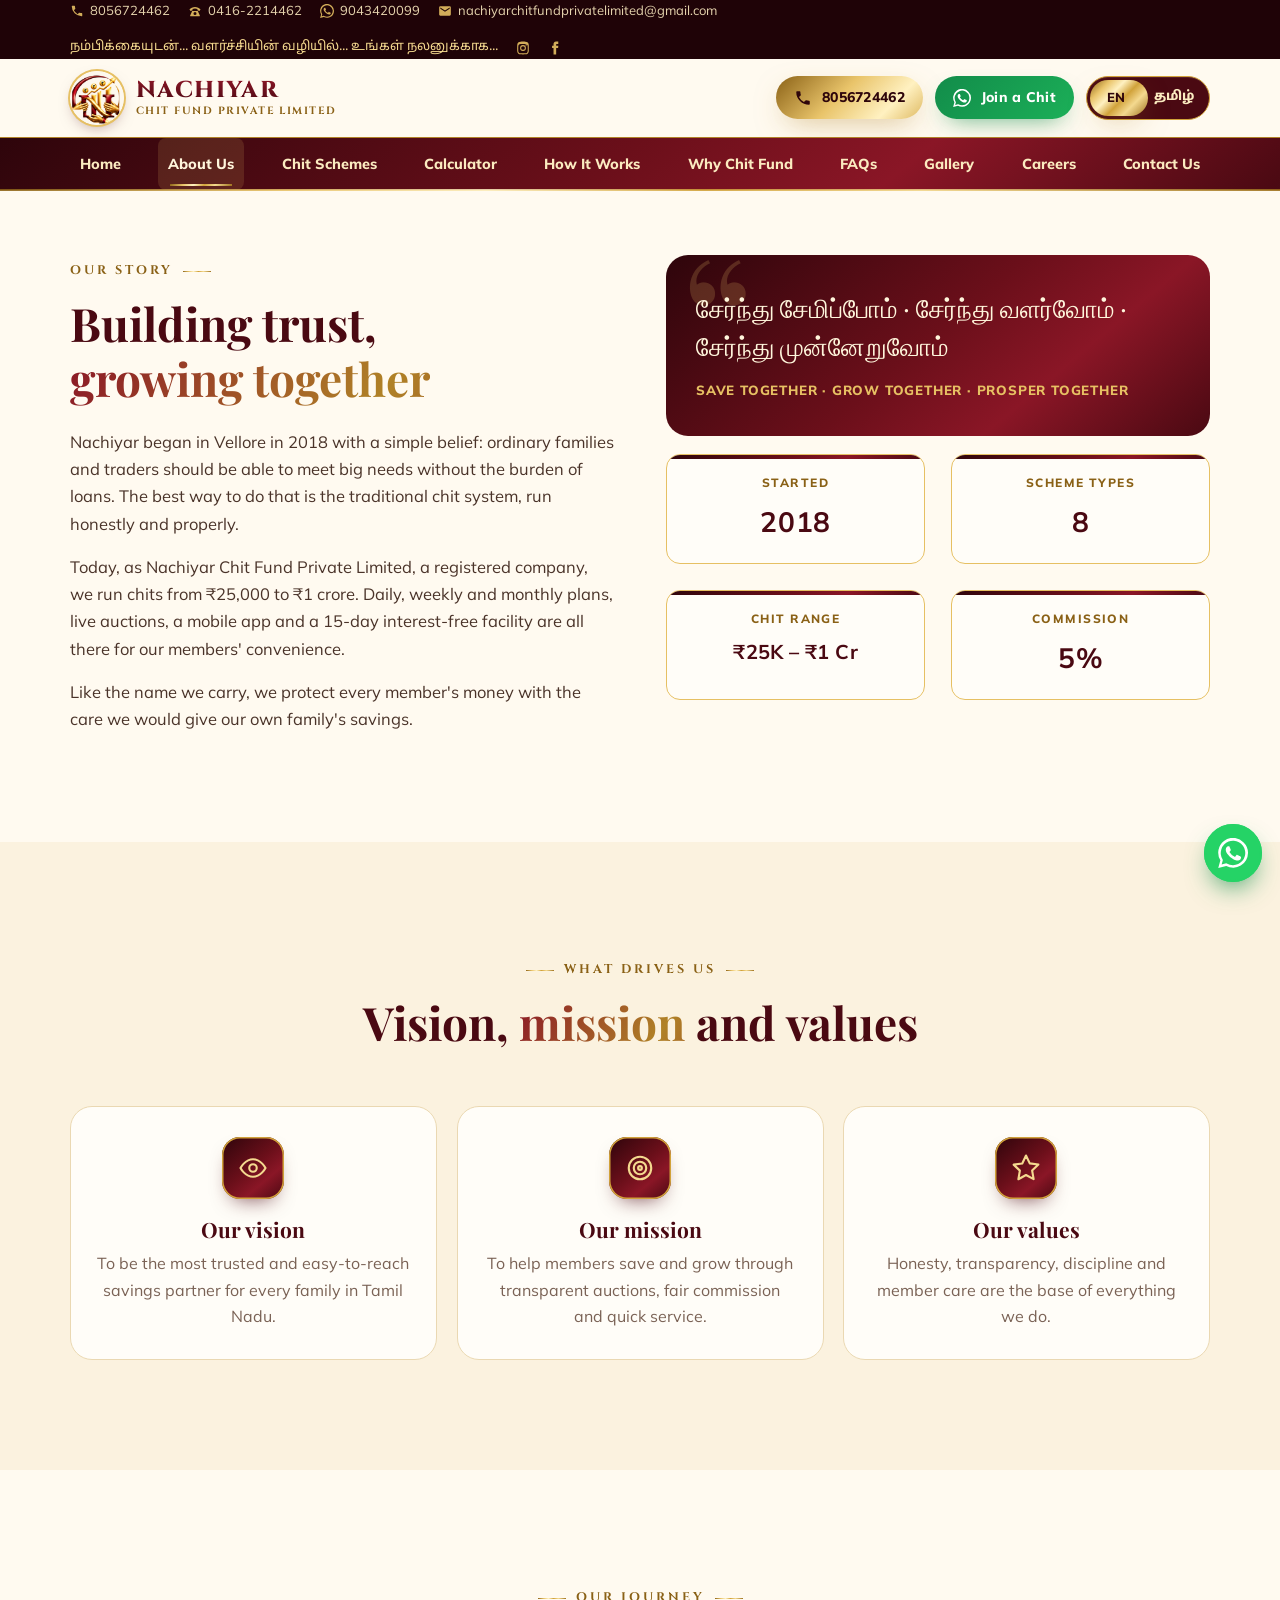
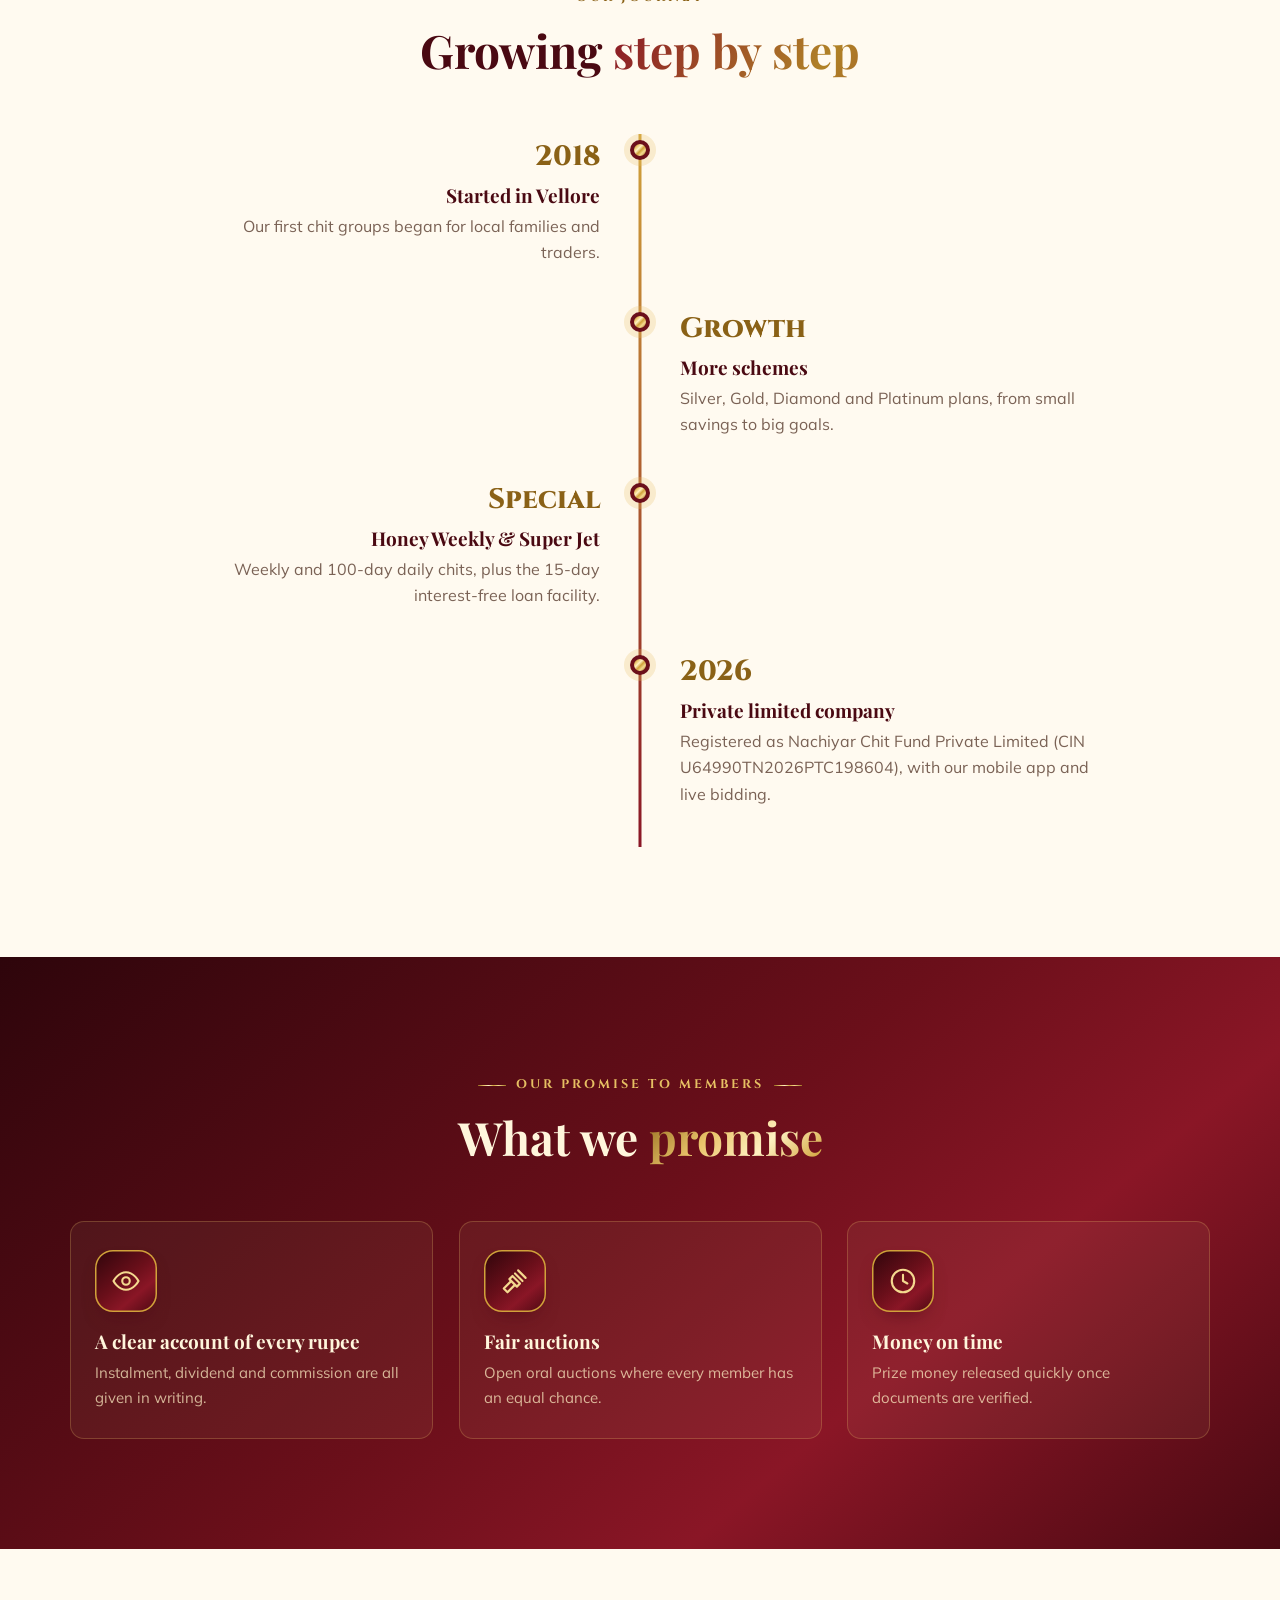
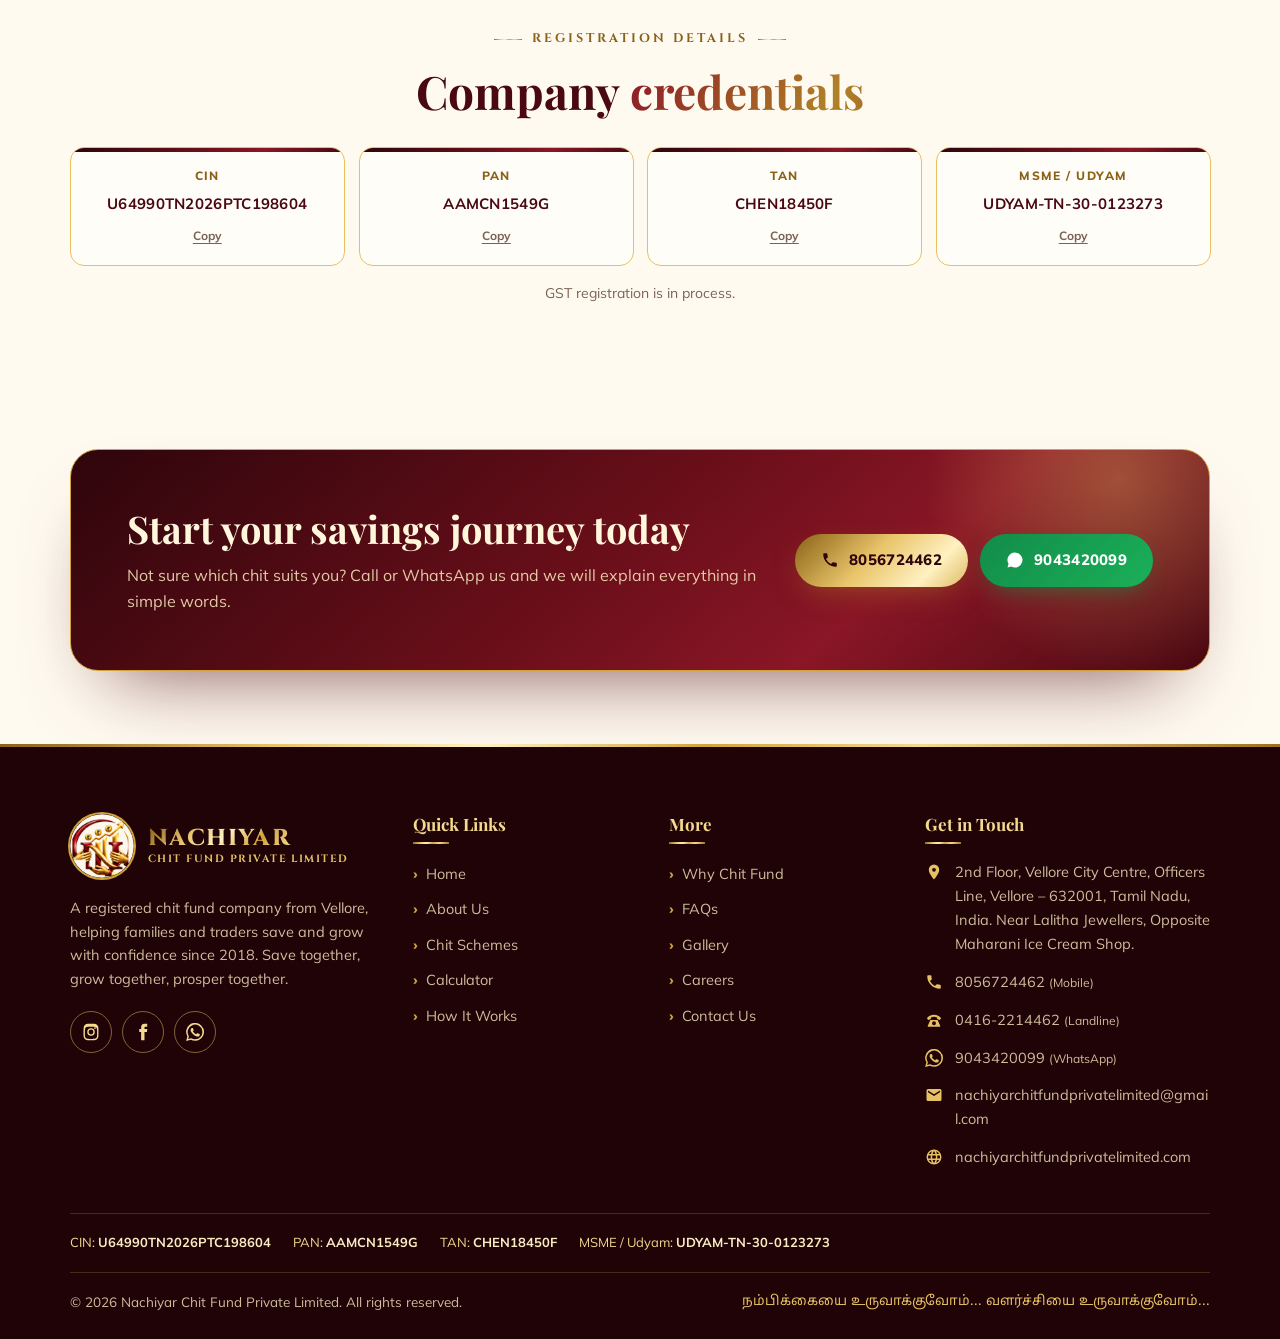
<file: about.html>
<!doctype html>
<html lang="en">
<head>
<meta charset="utf-8">
<meta name="viewport" content="width=device-width, initial-scale=1, viewport-fit=cover">
<title>About Us | Nachiyar Chit Fund</title>
<meta name="description" content="About Nachiyar Chit Fund Private Limited – our story, mission, values and registration details.">
<meta name="theme-color" content="#4a0912">
<meta property="og:title" content="About Us | Nachiyar Chit Fund">
<meta property="og:description" content="About Nachiyar Chit Fund Private Limited – our story, mission, values and registration details.">
<meta property="og:image" content="assets/img/logo-badge.png">
<link rel="icon" type="image/png" href="assets/img/favicon.png">
<link rel="canonical" href="https://nachiyarchitfundprivatelimited.com/about.html">
<link rel="preconnect" href="https://fonts.googleapis.com"><link rel="preconnect" href="https://fonts.gstatic.com" crossorigin><link rel="stylesheet" href="https://fonts.googleapis.com/css2?family=Cinzel:wght@600;700;800&family=Mulish:wght@400;600;700;800;900&family=Noto+Sans+Tamil:wght@400;600;700;800&family=Noto+Serif+Tamil:wght@600;700&family=Playfair+Display:wght@600;700;800&display=swap">
<link rel="stylesheet" href="assets/css/style.css">
</head>
<body>
<span hidden data-ta-title="எங்களைப் பற்றி | நாச்சியார் சிட் ஃபண்ட்"></span>
<div id="site-header"></div>
<main id="main">
<h1 class="sr-only" data-ta="எங்களைப் பற்றி">About Us</h1>

<section class="section">
  <div class="container about-grid">
    <div>
      <div class="section-head left" style="margin-bottom:22px">
        <span class="eyebrow" data-reveal="left" data-ta="எங்கள் கதை">Our story</span>
        <h2 class="h-title" data-reveal="up" data-ta="நம்பிக்கையை <em>உருவாக்குகிறோம்</em>, வளர்ச்சியை உருவாக்குகிறோம்">Building trust, <em>growing together</em></h2>
      </div>
      <div class="prose" data-reveal="up">
        <p data-ta="நாச்சியார் 2018-ல் வேலூரில் ஒரு சிறிய நம்பிக்கையுடன் தொடங்கியது: சாதாரண குடும்பங்களும் வியாபாரிகளும் கடன் சுமை இல்லாமல் பெரிய தேவைகளை நிறைவேற்ற வேண்டும். அதற்கு சிறந்த வழி பாரம்பரிய சீட்டு முறை — அதை நேர்மையாகவும் ஒழுங்காகவும் நடத்துவது.">Nachiyar began in Vellore in 2018 with a simple belief: ordinary families and traders should be able to meet big needs without the burden of loans. The best way to do that is the traditional chit system, run honestly and properly.</p>
        <p data-ta="இன்று நாச்சியார் சிட் ஃபண்ட் பிரைவேட் லிமிடெட் ஒரு பதிவு செய்யப்பட்ட நிறுவனமாக, ₹25,000 முதல் ₹1 கோடி வரையிலான சீட்டுகளை நடத்துகிறது. தினசரி, வாராந்திர, மாதாந்திர திட்டங்கள், நேரடி ஏலம், மொபைல் ஆப், 15 நாள் வட்டியில்லா வசதி — அனைத்தும் உறுப்பினர்களின் வசதிக்காக.">Today, as Nachiyar Chit Fund Private Limited, a registered company, we run chits from ₹25,000 to ₹1 crore. Daily, weekly and monthly plans, live auctions, a mobile app and a 15-day interest-free facility are all there for our members' convenience.</p>
        <p data-ta="எங்கள் பெயர் போலவே, ஒவ்வொரு உறுப்பினரின் பணத்தையும் எங்கள் குடும்பப் பணமாக மதித்து காக்கிறோம்.">Like the name we carry, we protect every member's money with the care we would give our own family's savings.</p>
      </div>
    </div>
    <div style="display:grid;gap:18px">
      <div class="quote-card" data-reveal="right"><p>சேர்ந்து சேமிப்போம் · சேர்ந்து வளர்வோம் · சேர்ந்து முன்னேறுவோம்</p><small>SAVE TOGETHER · GROW TOGETHER · PROSPER TOGETHER</small></div>
      <div class="grid g-2" data-stagger="zoom">
        <div class="reg"><small data-ta="தொடக்கம்">Started</small><b style="font-size:28px">2018</b></div>
        <div class="reg"><small data-ta="திட்ட வகைகள்">Scheme types</small><b style="font-size:28px">8</b></div>
        <div class="reg"><small data-ta="சீட்டு வரம்பு">Chit range</small><b style="font-size:20px" data-ta="₹25K – ₹1 கோடி">₹25K – ₹1 Cr</b></div>
        <div class="reg"><small data-ta="கமிஷன்">Commission</small><b style="font-size:28px">5%</b></div>
      </div>
    </div>
  </div>
</section>

<section class="section alt">
  <div class="container">
    <div class="section-head">
      <span class="eyebrow" data-reveal="up" data-ta="எங்கள் அடிப்படை">What drives us</span>
      <h2 class="h-title" data-reveal="up" data-ta="நோக்கம், <em>இலக்கு</em>, மதிப்புகள்">Vision, <em>mission</em> and values</h2>
    </div>
    <div class="mvv" data-stagger="flip">
      <div class="mv"><div class="f-icon"><svg viewBox="0 0 24 24"><path d="M2 12s3.6-7 10-7 10 7 10 7-3.6 7-10 7S2 12 2 12z"/><circle cx="12" cy="12" r="3"/></svg></div><h3 data-ta="எங்கள் நோக்கம்">Our vision</h3><p data-ta="தமிழ்நாட்டின் ஒவ்வொரு குடும்பத்துக்கும் நம்பிக்கையான, எளிதில் அணுகக்கூடிய சேமிப்பு துணையாக இருப்பது.">To be the most trusted and easy-to-reach savings partner for every family in Tamil Nadu.</p></div>
      <div class="mv"><div class="f-icon"><svg viewBox="0 0 24 24"><circle cx="12" cy="12" r="9"/><circle cx="12" cy="12" r="5"/><circle cx="12" cy="12" r="1.5"/></svg></div><h3 data-ta="எங்கள் இலக்கு">Our mission</h3><p data-ta="வெளிப்படையான ஏலம், நியாயமான கமிஷன், விரைவான சேவை மூலம் உறுப்பினர்கள் சேமிக்கவும் வளரவும் உதவுவது.">To help members save and grow through transparent auctions, fair commission and quick service.</p></div>
      <div class="mv"><div class="f-icon"><svg viewBox="0 0 24 24"><path d="M12 2l3 6.3 6.9.9-5 4.8 1.2 6.9L12 17.6 5.9 21l1.2-6.9-5-4.8 6.9-.9z"/></svg></div><h3 data-ta="எங்கள் மதிப்புகள்">Our values</h3><p data-ta="நேர்மை, வெளிப்படை, ஒழுக்கம், உறுப்பினர் நலன் — இவையே எங்கள் வேலையின் அடிப்படை.">Honesty, transparency, discipline and member care are the base of everything we do.</p></div>
    </div>
  </div>
</section>

<section class="section">
  <div class="container">
    <div class="section-head">
      <span class="eyebrow" data-reveal="up" data-ta="எங்கள் பயணம்">Our journey</span>
      <h2 class="h-title" data-reveal="up" data-ta="படிப்படியான <em>வளர்ச்சி</em>">Growing <em>step by step</em></h2>
    </div>
    <div class="timeline">
      <div class="tl-item" data-reveal="left"><div class="tl-year">2018</div><h3 data-ta="வேலூரில் தொடக்கம்">Started in Vellore</h3><p data-ta="உள்ளூர் குடும்பங்கள் மற்றும் வியாபாரிகளுக்காக முதல் சீட்டு குழுக்கள் தொடங்கப்பட்டன.">Our first chit groups began for local families and traders.</p></div>
      <div class="tl-item" data-reveal="right"><div class="tl-year" data-ta="வளர்ச்சி">Growth</div><h3 data-ta="திட்டங்கள் விரிவாக்கம்">More schemes</h3><p data-ta="சில்வர், கோல்டு, டைமண்ட், பிளாட்டினம் — சிறிய முதல் பெரிய இலக்குகள் வரை திட்டங்கள்.">Silver, Gold, Diamond and Platinum plans, from small savings to big goals.</p></div>
      <div class="tl-item" data-reveal="left"><div class="tl-year" data-ta="சிறப்பு">Special</div><h3 data-ta="ஹனி வீக்லி & சூப்பர் ஜெட்">Honey Weekly & Super Jet</h3><p data-ta="வாராந்திர மற்றும் 100 நாள் தினசரி சீட்டுகள், 15 நாள் வட்டியில்லா கடன் வசதி.">Weekly and 100-day daily chits, plus the 15-day interest-free loan facility.</p></div>
      <div class="tl-item" data-reveal="right"><div class="tl-year">2026</div><h3 data-ta="பிரைவேட் லிமிடெட் நிறுவனம்">Private limited company</h3><p data-ta="நாச்சியார் சிட் ஃபண்ட் பிரைவேட் லிமிடெட் ஆக பதிவு (CIN: U64990TN2026PTC198604). மொபைல் ஆப் மற்றும் நேரடி ஏலம்.">Registered as Nachiyar Chit Fund Private Limited (CIN U64990TN2026PTC198604), with our mobile app and live bidding.</p></div>
    </div>
  </div>
</section>

<section class="section dark">
  <div class="hero-pattern"></div>
  <div class="container">
    <div class="section-head">
      <span class="eyebrow" data-reveal="up" data-ta="எங்கள் வாக்குறுதி">Our promise to members</span>
      <h2 class="h-title" data-reveal="up" data-ta="நாங்கள் <em>உறுதியளிக்கிறோம்</em>">What we <em>promise</em></h2>
    </div>
    <div class="grid g-3" data-stagger="up">
      <div class="feature"><div class="f-icon"><svg viewBox="0 0 24 24"><path d="M2 12s3.6-7 10-7 10 7 10 7-3.6 7-10 7S2 12 2 12z"/><circle cx="12" cy="12" r="3"/></svg></div><h3 data-ta="ஒவ்வொரு ரூபாய்க்கும் கணக்கு">A clear account of every rupee</h3><p data-ta="தவணை, ஈவுத்தொகை, கமிஷன் — அனைத்தும் எழுத்தில்.">Instalment, dividend and commission are all given in writing.</p></div>
      <div class="feature"><div class="f-icon"><svg viewBox="0 0 24 24"><path d="M14.5 3.5l6 6M12 6l6 6M10 8l6 6-2.5 2.5-6-6z"/><path d="M8.5 12.5 3 18l3 3 5.5-5.5"/></svg></div><h3 data-ta="நியாயமான ஏலம்">Fair auctions</h3><p data-ta="திறந்த வாய்மொழி ஏலம், அனைவருக்கும் சம வாய்ப்பு.">Open oral auctions where every member has an equal chance.</p></div>
      <div class="feature"><div class="f-icon"><svg viewBox="0 0 24 24"><circle cx="12" cy="12" r="9"/><path d="M12 7v5l3.5 2"/></svg></div><h3 data-ta="சரியான நேரத்தில் பணம்">Money on time</h3><p data-ta="ஆவணங்கள் சரிபார்த்தவுடன் விரைவாக தொகை வழங்குதல்.">Prize money released quickly once documents are verified.</p></div>
    </div>
  </div>
</section>

<section class="section tight">
  <div class="container">
    <div class="section-head" style="margin-bottom:28px">
      <span class="eyebrow" data-reveal="up" data-ta="பதிவு விவரங்கள்">Registration details</span>
      <h2 class="h-title" data-reveal="up" data-ta="நிறுவன <em>சான்றுகள்</em>">Company <em>credentials</em></h2>
    </div>
    <div class="reg-grid" data-stagger="flip">
      <div class="reg"><small>CIN</small><b>U64990TN2026PTC198604</b><button type="button" data-copy="U64990TN2026PTC198604" data-ta="நகலெடு">Copy</button></div>
      <div class="reg"><small>PAN</small><b>AAMCN1549G</b><button type="button" data-copy="AAMCN1549G" data-ta="நகலெடு">Copy</button></div>
      <div class="reg"><small>TAN</small><b>CHEN18450F</b><button type="button" data-copy="CHEN18450F" data-ta="நகலெடு">Copy</button></div>
      <div class="reg"><small>MSME / Udyam</small><b>UDYAM-TN-30-0123273</b><button type="button" data-copy="UDYAM-TN-30-0123273" data-ta="நகலெடு">Copy</button></div>
    </div>
    <p style="text-align:center;margin-top:16px;color:var(--muted);font-size:14px" data-ta="GST பதிவு செயல்பாட்டில் உள்ளது.">GST registration is in process.</p>
  </div>
</section>

<section class="section tight"><div class="container"><div class="cta-band" data-reveal="zoom">
<div><h2 data-ta="உங்கள் சேமிப்பு பயணத்தை இன்றே தொடங்குங்கள்">Start your savings journey today</h2>
<p data-ta="உங்களுக்கு பொருத்தமான சீட்டு எது என்று தெரியவில்லையா? அழையுங்கள் அல்லது வாட்ஸ்அப் செய்யுங்கள் — எளிய தமிழில் விளக்குகிறோம்.">Not sure which chit suits you? Call or WhatsApp us and we will explain everything in simple words.</p></div>
<div class="cta-actions"><a class="btn btn-gold" href="tel:+918056724462"><svg viewBox="0 0 24 24" fill="currentColor"><path d="M6.6 10.8a15.1 15.1 0 0 0 6.6 6.6l2.2-2.2c.3-.3.7-.4 1-.2 1.1.4 2.3.6 3.6.6.6 0 1 .4 1 1V20c0 .6-.4 1-1 1A17 17 0 0 1 3 4c0-.6.4-1 1-1h3.5c.6 0 1 .4 1 1 0 1.3.2 2.5.6 3.6.1.3 0 .7-.2 1z"/></svg>8056724462</a>
<a class="btn btn-wa" href="https://wa.me/919043420099" target="_blank" rel="noopener"><svg viewBox="0 0 24 24" fill="#fff"><path d="M12 2a10 10 0 0 0-8.6 15.1L2 22l5-1.3A10 10 0 1 0 12 2z"/></svg>9043420099</a></div>
</div></div></section>

</main>
<div id="site-footer"></div>
<script src="assets/js/data.js"></script>
<script src="assets/js/main.js"></script>
</body>
</html>
</file>
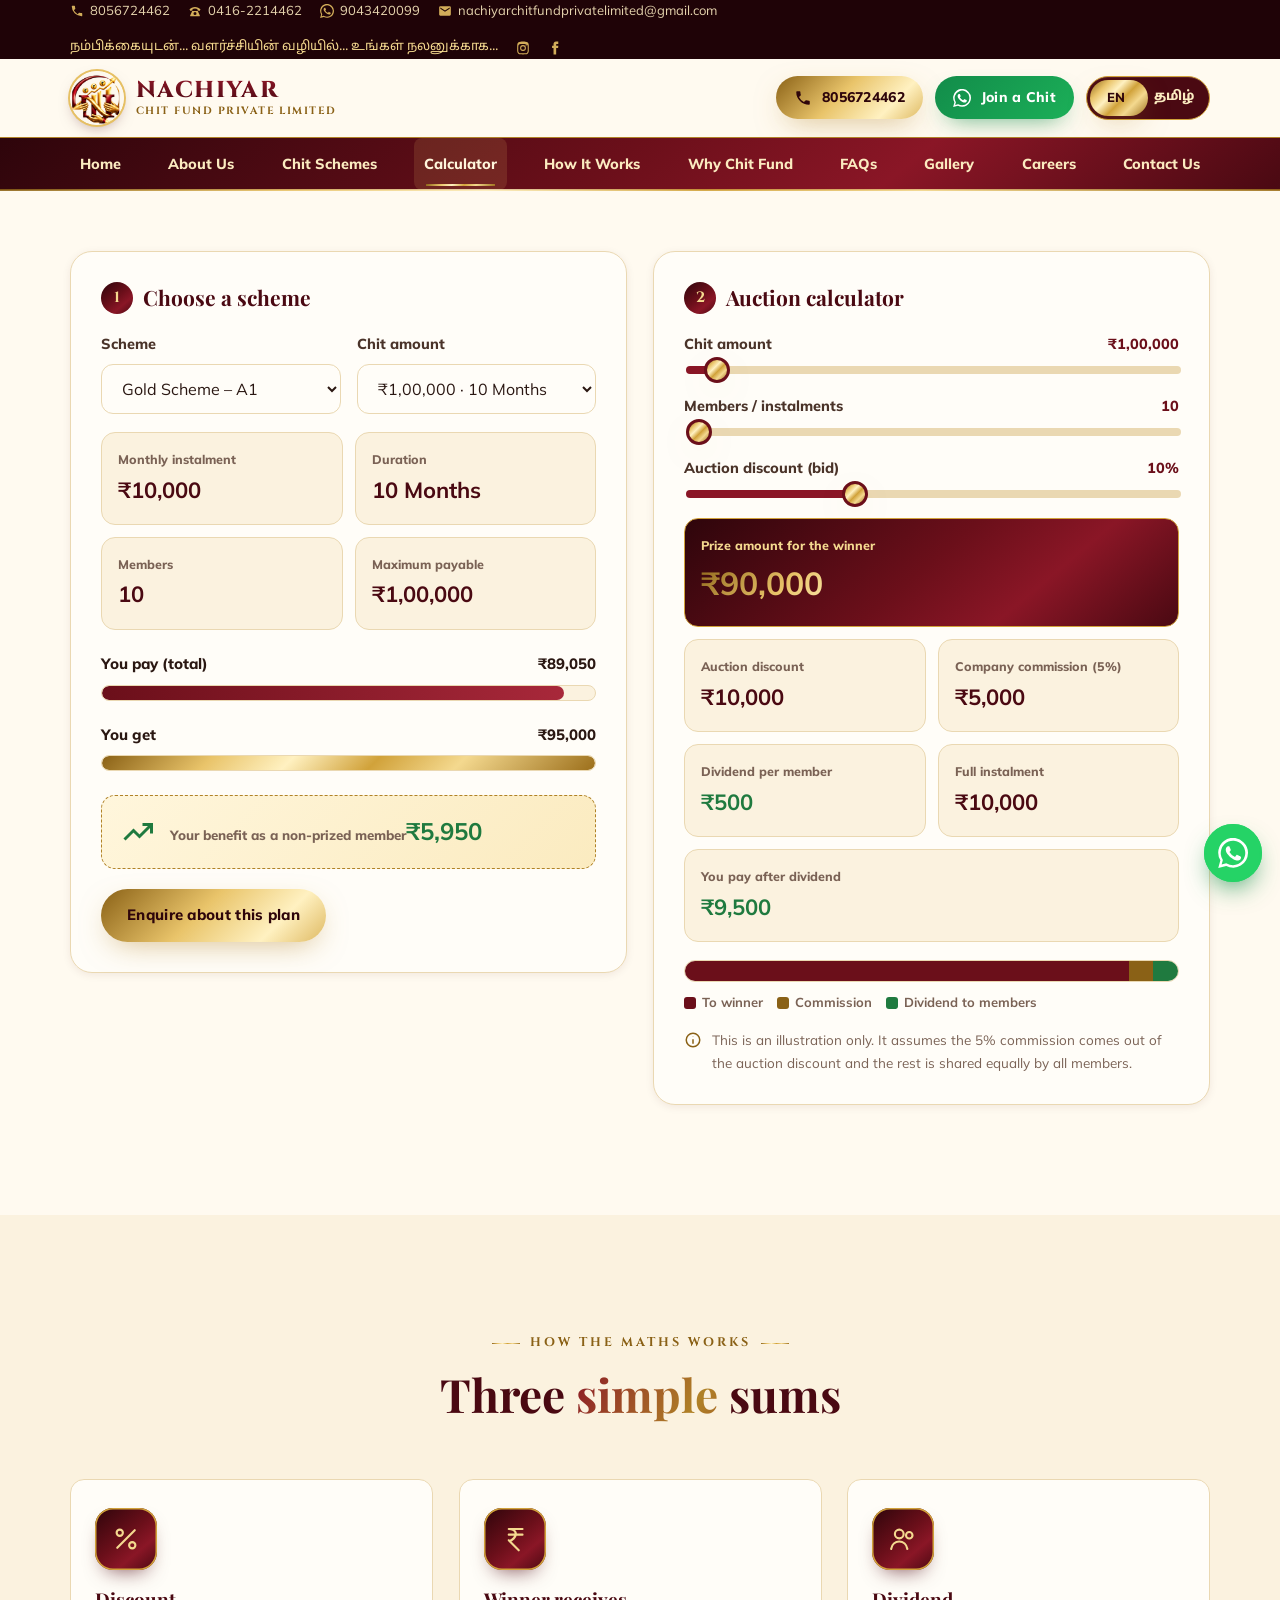
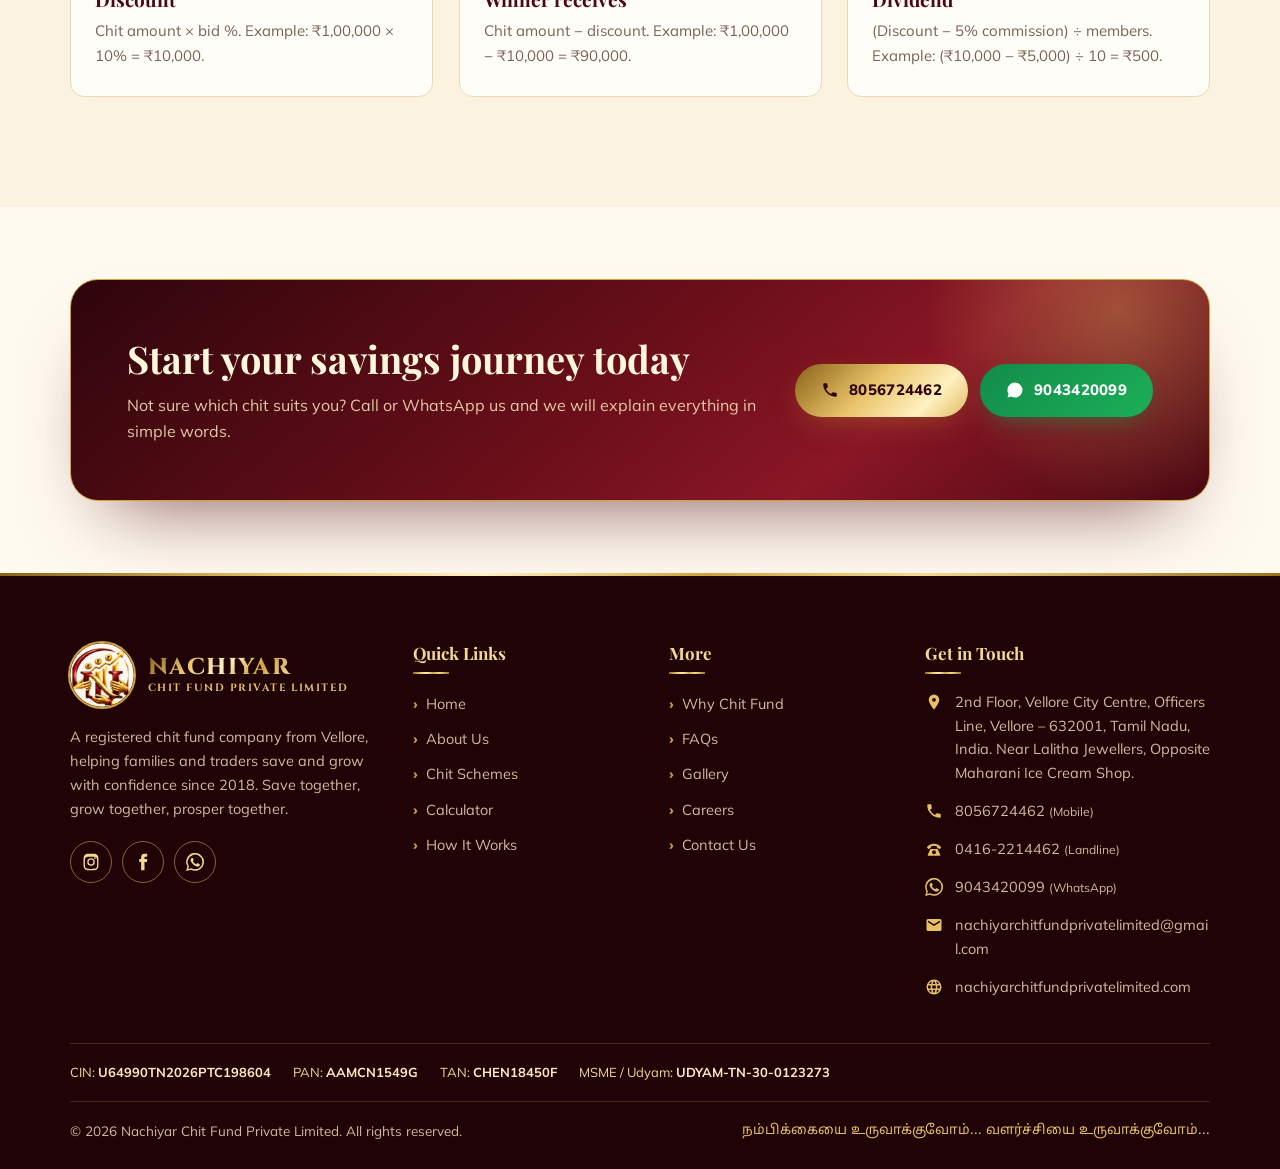
<file: calculator.html>
<!doctype html>
<html lang="en">
<head>
<meta charset="utf-8">
<meta name="viewport" content="width=device-width, initial-scale=1, viewport-fit=cover">
<title>Chit Calculator | Nachiyar Chit Fund</title>
<meta name="description" content="Calculate your chit instalment, auction prize amount, commission and dividend.">
<meta name="theme-color" content="#4a0912">
<meta property="og:title" content="Chit Calculator | Nachiyar Chit Fund">
<meta property="og:description" content="Calculate your chit instalment, auction prize amount, commission and dividend.">
<meta property="og:image" content="assets/img/logo-badge.png">
<link rel="icon" type="image/png" href="assets/img/favicon.png">
<link rel="canonical" href="https://nachiyarchitfundprivatelimited.com/calculator.html">
<link rel="preconnect" href="https://fonts.googleapis.com"><link rel="preconnect" href="https://fonts.gstatic.com" crossorigin><link rel="stylesheet" href="https://fonts.googleapis.com/css2?family=Cinzel:wght@600;700;800&family=Mulish:wght@400;600;700;800;900&family=Noto+Sans+Tamil:wght@400;600;700;800&family=Noto+Serif+Tamil:wght@600;700&family=Playfair+Display:wght@600;700;800&display=swap">
<link rel="stylesheet" href="assets/css/style.css">
</head>
<body>
<span hidden data-ta-title="சீட்டு கணக்கீடு | நாச்சியார் சிட் ஃபண்ட்"></span>
<div id="site-header"></div>
<main id="main">
<h1 class="sr-only" data-ta="கணக்கீடு">Calculator</h1>

<section class="section" style="padding-top:clamp(40px,5vw,60px)">
  <div class="container calc">
    <div class="calc-panel" data-reveal="left">
      <h3><i>1</i><span data-ta="திட்டத்தைத் தேர்ந்தெடுங்கள்">Choose a scheme</span></h3>
      <div class="form-row">
        <div class="field"><label for="cFamily" data-ta="திட்டம்">Scheme</label><select id="cFamily"></select></div>
        <div class="field"><label for="cVariant" data-ta="சீட்டுத் தொகை">Chit amount</label><select id="cVariant"></select></div>
      </div>
      <div class="result-grid">
        <div class="result"><small id="pInstL">Monthly instalment</small><b id="pInst">₹0</b></div>
        <div class="result"><small data-ta="காலம்">Duration</small><b id="pDur">—</b></div>
        <div class="result"><small data-ta="உறுப்பினர்கள்">Members</small><b id="pMem">—</b></div>
        <div class="result"><small data-ta="அதிகபட்ச செலுத்துதல்">Maximum payable</small><b id="pMax">₹0</b></div>
      </div>
      <div id="pPayGet"></div>
      <div style="margin-top:20px"><a class="btn btn-gold" id="pEnq" href="https://wa.me/919043420099" target="_blank" rel="noopener" data-ta="இந்த திட்டம் பற்றி விசாரிக்க">Enquire about this plan</a></div>
    </div>

    <div class="calc-panel" data-reveal="right">
      <h3><i>2</i><span data-ta="ஏலக் கணக்கீடு">Auction calculator</span></h3>
      <div class="field"><label for="aAmt"><span data-ta="சீட்டுத் தொகை">Chit amount</span><output id="oAmt">₹1,00,000</output></label><input type="range" id="aAmt" min="25000" max="2000000" step="25000" value="100000"></div>
      <div class="field"><label for="aMem"><span data-ta="உறுப்பினர்கள் / தவணைகள்">Members / instalments</span><output id="oMem">10</output></label><input type="range" id="aMem" min="10" max="100" step="5" value="10"></div>
      <div class="field"><label for="aBid"><span data-ta="ஏலத் தள்ளுபடி">Auction discount (bid)</span><output id="oBid">10%</output></label><input type="range" id="aBid" min="0" max="30" step="1" value="10"></div>
      <div class="result-grid">
        <div class="result big"><small data-ta="ஏலம் எடுத்தவர் பெறும் தொகை">Prize amount for the winner</small><b id="rPrize">₹0</b></div>
        <div class="result"><small data-ta="ஏலத் தள்ளுபடி">Auction discount</small><b id="rDisc">₹0</b></div>
        <div class="result"><small data-ta="நிறுவனக் கமிஷன் (5%)">Company commission (5%)</small><b id="rComm">₹0</b></div>
        <div class="result good"><small data-ta="ஒருவருக்கு ஈவுத்தொகை">Dividend per member</small><b id="rDiv">₹0</b></div>
        <div class="result"><small data-ta="முழுத் தவணை">Full instalment</small><b id="rInst">₹0</b></div>
        <div class="result good" style="grid-column:1/-1"><small data-ta="ஈவுத்தொகைக்குப் பின் செலுத்த வேண்டியது">You pay after dividend</small><b id="rNext">₹0</b></div>
      </div>
      <div class="split-bar" id="splitBar" aria-hidden="true"><i style="background:var(--maroon-700)"></i><i style="background:var(--gold-700)"></i><i style="background:var(--green)"></i></div>
      <div class="legend"><span><i style="background:var(--maroon-700)"></i><span data-ta="வெற்றியாளருக்கு">To winner</span></span><span><i style="background:var(--gold-700)"></i><span data-ta="கமிஷன்">Commission</span></span><span><i style="background:var(--green)"></i><span data-ta="உறுப்பினர்களுக்கு ஈவுத்தொகை">Dividend to members</span></span></div>
      <p class="table-note" style="border:0;padding:16px 0 0"><svg viewBox="0 0 24 24"><circle cx="12" cy="12" r="9"/><path d="M12 11v6M12 7.5v.5"/></svg><span data-ta="இது ஒரு மாதிரி கணக்கீடு மட்டுமே. ஏலத் தள்ளுபடியிலிருந்து 5% கமிஷன் போக மீதி அனைத்து உறுப்பினர்களுக்கும் சமமாக பிரிக்கப்படுகிறது என்ற அடிப்படையில் கணக்கிடப்பட்டது.">This is an illustration only. It assumes the 5% commission comes out of the auction discount and the rest is shared equally by all members.</span></p>
    </div>
  </div>
</section>

<section class="section alt">
  <div class="container">
    <div class="section-head">
      <span class="eyebrow" data-reveal="up" data-ta="கணக்கு எப்படி?">How the maths works</span>
      <h2 class="h-title" data-reveal="up" data-ta="மூன்று <em>எளிய</em> கணக்குகள்">Three <em>simple</em> sums</h2>
    </div>
    <div class="grid g-3" data-stagger="flip">
      <div class="feature"><div class="f-icon"><svg viewBox="0 0 24 24"><path d="M19 5L5 19"/><circle cx="7" cy="7" r="2.5"/><circle cx="17" cy="17" r="2.5"/></svg></div><h3 data-ta="தள்ளுபடி">Discount</h3><p data-ta="சீட்டுத் தொகை × ஏல சதவீதம். உதா: ₹1,00,000 × 10% = ₹10,000.">Chit amount × bid %. Example: ₹1,00,000 × 10% = ₹10,000.</p></div>
      <div class="feature"><div class="f-icon"><svg viewBox="0 0 24 24"><path d="M7 4h11M7 8.5h11M7 4c6 0 7 4.5 4 7.5S7 13 7 13l8 8"/></svg></div><h3 data-ta="வெற்றியாளர் பெறுவது">Winner receives</h3><p data-ta="சீட்டுத் தொகை − தள்ளுபடி. உதா: ₹1,00,000 − ₹10,000 = ₹90,000.">Chit amount − discount. Example: ₹1,00,000 − ₹10,000 = ₹90,000.</p></div>
      <div class="feature"><div class="f-icon"><svg viewBox="0 0 24 24"><circle cx="9" cy="8" r="3.5"/><path d="M2.5 20c.6-3.6 3.3-6 6.5-6s5.9 2.4 6.5 6"/><circle cx="17" cy="9" r="2.6"/></svg></div><h3 data-ta="ஈவுத்தொகை">Dividend</h3><p data-ta="(தள்ளுபடி − 5% கமிஷன்) ÷ உறுப்பினர்கள். உதா: (₹10,000 − ₹5,000) ÷ 10 = ₹500.">(Discount − 5% commission) ÷ members. Example: (₹10,000 − ₹5,000) ÷ 10 = ₹500.</p></div>
    </div>
  </div>
</section>

<section class="section tight"><div class="container"><div class="cta-band" data-reveal="zoom">
<div><h2 data-ta="உங்கள் சேமிப்பு பயணத்தை இன்றே தொடங்குங்கள்">Start your savings journey today</h2>
<p data-ta="உங்களுக்கு பொருத்தமான சீட்டு எது என்று தெரியவில்லையா? அழையுங்கள் அல்லது வாட்ஸ்அப் செய்யுங்கள் — எளிய தமிழில் விளக்குகிறோம்.">Not sure which chit suits you? Call or WhatsApp us and we will explain everything in simple words.</p></div>
<div class="cta-actions"><a class="btn btn-gold" href="tel:+918056724462"><svg viewBox="0 0 24 24" fill="currentColor"><path d="M6.6 10.8a15.1 15.1 0 0 0 6.6 6.6l2.2-2.2c.3-.3.7-.4 1-.2 1.1.4 2.3.6 3.6.6.6 0 1 .4 1 1V20c0 .6-.4 1-1 1A17 17 0 0 1 3 4c0-.6.4-1 1-1h3.5c.6 0 1 .4 1 1 0 1.3.2 2.5.6 3.6.1.3 0 .7-.2 1z"/></svg>8056724462</a>
<a class="btn btn-wa" href="https://wa.me/919043420099" target="_blank" rel="noopener"><svg viewBox="0 0 24 24" fill="#fff"><path d="M12 2a10 10 0 0 0-8.6 15.1L2 22l5-1.3A10 10 0 1 0 12 2z"/></svg>9043420099</a></div>
</div></div></section>

</main>
<div id="site-footer"></div>
<script src="assets/js/data.js"></script>
<script src="assets/js/main.js"></script>
</body>
</html>
</file>
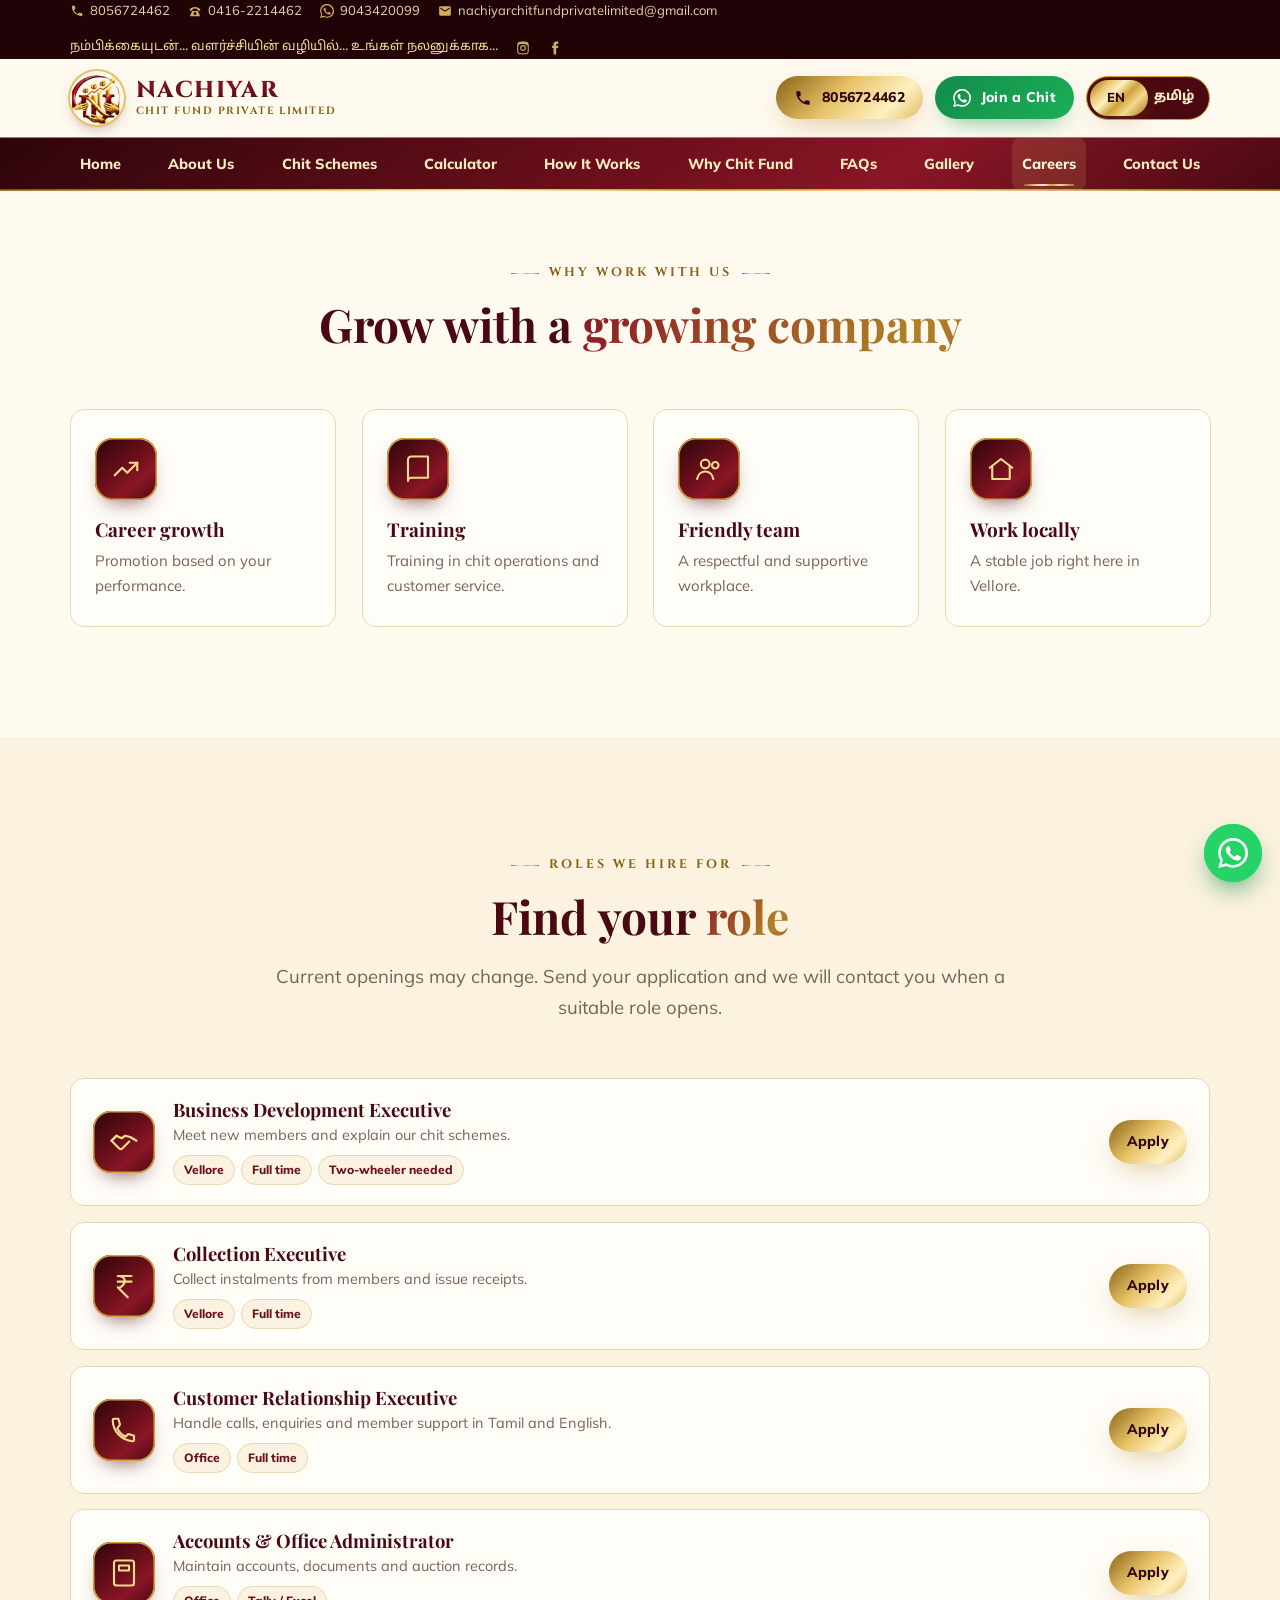
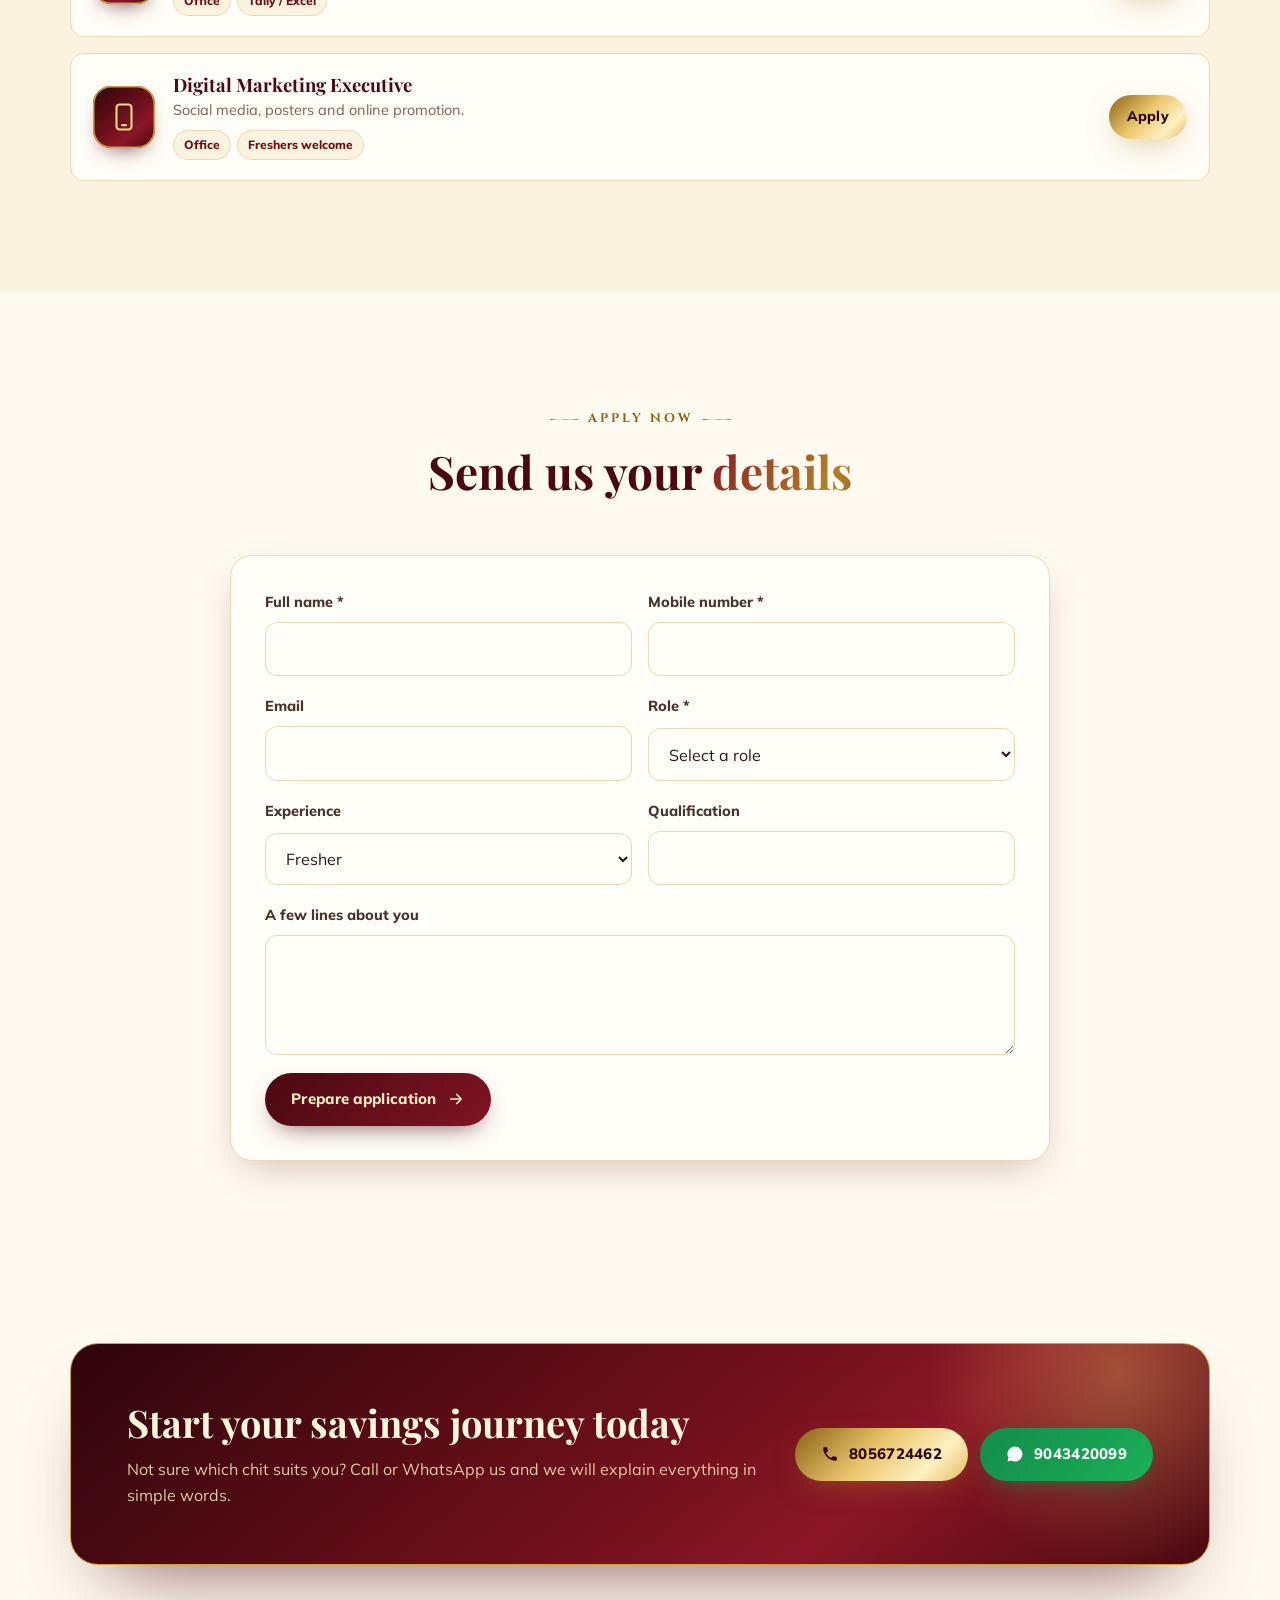
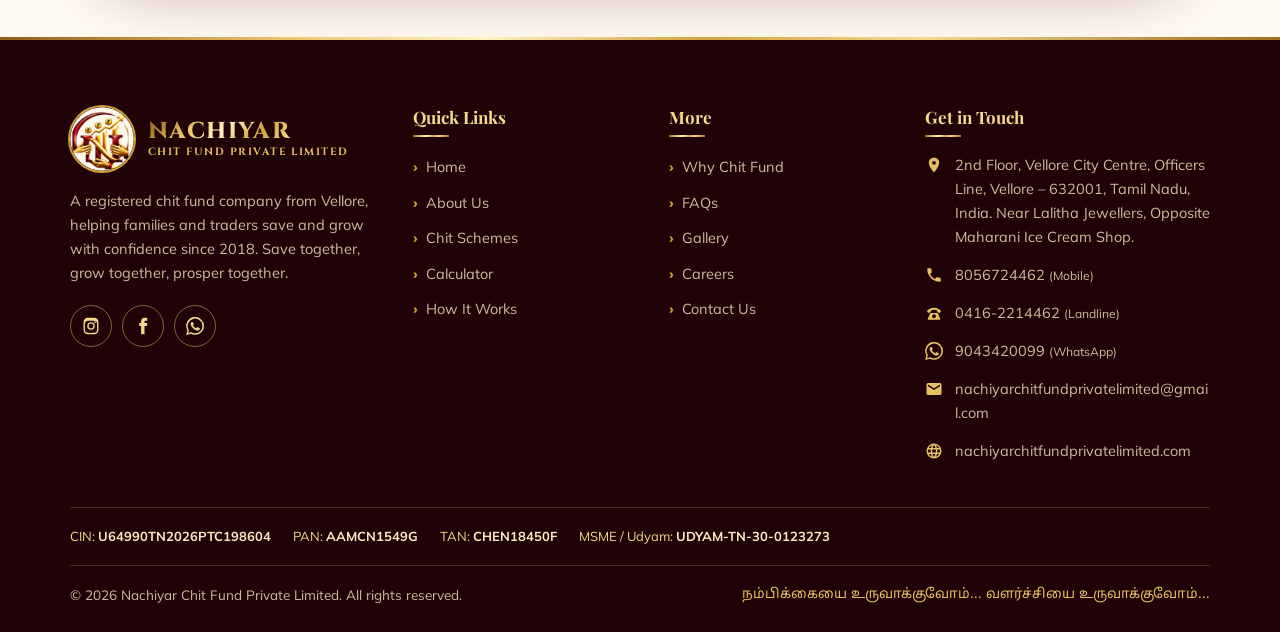
<file: careers.html>
<!doctype html>
<html lang="en">
<head>
<meta charset="utf-8">
<meta name="viewport" content="width=device-width, initial-scale=1, viewport-fit=cover">
<title>Careers | Nachiyar Chit Fund</title>
<meta name="description" content="Build your career with Nachiyar Chit Fund Private Limited, Vellore.">
<meta name="theme-color" content="#4a0912">
<meta property="og:title" content="Careers | Nachiyar Chit Fund">
<meta property="og:description" content="Build your career with Nachiyar Chit Fund Private Limited, Vellore.">
<meta property="og:image" content="assets/img/logo-badge.png">
<link rel="icon" type="image/png" href="assets/img/favicon.png">
<link rel="canonical" href="https://nachiyarchitfundprivatelimited.com/careers.html">
<link rel="preconnect" href="https://fonts.googleapis.com"><link rel="preconnect" href="https://fonts.gstatic.com" crossorigin><link rel="stylesheet" href="https://fonts.googleapis.com/css2?family=Cinzel:wght@600;700;800&family=Mulish:wght@400;600;700;800;900&family=Noto+Sans+Tamil:wght@400;600;700;800&family=Noto+Serif+Tamil:wght@600;700&family=Playfair+Display:wght@600;700;800&display=swap">
<link rel="stylesheet" href="assets/css/style.css">
</head>
<body>
<span hidden data-ta-title="வேலைவாய்ப்பு | நாச்சியார் சிட் ஃபண்ட்"></span>
<div id="site-header"></div>
<main id="main">
<h1 class="sr-only" data-ta="வேலைவாய்ப்பு">Careers</h1>

<section class="section">
  <div class="container">
    <div class="section-head">
      <span class="eyebrow" data-reveal="up" data-ta="ஏன் நாச்சியார்?">Why work with us</span>
      <h2 class="h-title" data-reveal="up" data-ta="வளரும் நிறுவனத்தில் <em>வளரும் வாய்ப்பு</em>">Grow with a <em>growing company</em></h2>
    </div>
    <div class="grid g-4" data-stagger="up">
      <div class="feature"><div class="f-icon"><svg viewBox="0 0 24 24"><path d="M3 17l6-6 4 4 8-8"/><path d="M15 7h6v6"/></svg></div><h3 data-ta="வளர்ச்சி">Career growth</h3><p data-ta="திறமைக்கு ஏற்ற பதவி உயர்வு.">Promotion based on your performance.</p></div>
      <div class="feature"><div class="f-icon"><svg viewBox="0 0 24 24"><path d="M4 4.5A2.5 2.5 0 0 1 6.5 2H20v17H6.5A2.5 2.5 0 0 0 4 21.5z"/></svg></div><h3 data-ta="பயிற்சி">Training</h3><p data-ta="சீட்டு நடைமுறை, வாடிக்கையாளர் சேவை பயிற்சி.">Training in chit operations and customer service.</p></div>
      <div class="feature"><div class="f-icon"><svg viewBox="0 0 24 24"><circle cx="9" cy="8" r="3.5"/><path d="M2.5 20c.6-3.6 3.3-6 6.5-6s5.9 2.4 6.5 6"/><circle cx="17" cy="9" r="2.6"/></svg></div><h3 data-ta="நல்ல குழு">Friendly team</h3><p data-ta="மரியாதையான, ஆதரவான பணிச்சூழல்.">A respectful and supportive workplace.</p></div>
      <div class="feature"><div class="f-icon"><svg viewBox="0 0 24 24"><path d="M3 11l9-7 9 7"/><path d="M5 9.5V20h14V9.5"/></svg></div><h3 data-ta="உள்ளூர் வேலை">Work locally</h3><p data-ta="வேலூரிலேயே நிலையான வேலை.">A stable job right here in Vellore.</p></div>
    </div>
  </div>
</section>

<section class="section alt">
  <div class="container">
    <div class="section-head">
      <span class="eyebrow" data-reveal="up" data-ta="நாங்கள் தேடும் பணிகள்">Roles we hire for</span>
      <h2 class="h-title" data-reveal="up" data-ta="உங்களுக்கு ஏற்ற <em>பணி</em>">Find your <em>role</em></h2>
      <p class="lead" data-reveal="up" data-ta="தற்போதைய காலியிடங்கள் மாறலாம். உங்கள் விண்ணப்பத்தை அனுப்புங்கள் — பொருத்தமான வாய்ப்பு வரும்போது தொடர்பு கொள்வோம்.">Current openings may change. Send your application and we will contact you when a suitable role opens.</p>
    </div>
    <div class="jobs" data-stagger="left">
      <div class="job"><div class="f-icon" style="margin:0"><svg viewBox="0 0 24 24"><path d="M2 11l4-4 4 2 3-2 4 1 5 3"/><path d="M6 7l-4 4 6 6c.8.8 2 .8 2.8 0l5.4-5.4"/></svg></div><div><h3 data-ta="வணிக மேம்பாட்டு அலுவலர்">Business Development Executive</h3><p data-ta="புதிய உறுப்பினர்களை சந்தித்து சீட்டு திட்டங்களை விளக்குதல்.">Meet new members and explain our chit schemes.</p><div class="job-tags"><span class="chip" data-ta="வேலூர்">Vellore</span><span class="chip" data-ta="முழு நேரம்">Full time</span><span class="chip" data-ta="இருசக்கர வாகனம் தேவை">Two-wheeler needed</span></div></div><button class="btn btn-gold btn-sm" data-apply="Business Development Executive" data-ta="விண்ணப்பிக்க">Apply</button></div>
      <div class="job"><div class="f-icon" style="margin:0"><svg viewBox="0 0 24 24"><path d="M7 4h11M7 8.5h11M7 4c6 0 7 4.5 4 7.5S7 13 7 13l8 8"/></svg></div><div><h3 data-ta="வசூல் அலுவலர்">Collection Executive</h3><p data-ta="உறுப்பினர்களிடமிருந்து தவணை வசூல் மற்றும் ரசீது வழங்குதல்.">Collect instalments from members and issue receipts.</p><div class="job-tags"><span class="chip" data-ta="வேலூர்">Vellore</span><span class="chip" data-ta="முழு நேரம்">Full time</span></div></div><button class="btn btn-gold btn-sm" data-apply="Collection Executive" data-ta="விண்ணப்பிக்க">Apply</button></div>
      <div class="job"><div class="f-icon" style="margin:0"><svg viewBox="0 0 24 24"><path d="M6.6 10.8a15 15 0 0 0 6.6 6.6l2.2-2.2 4.6 1.4V20a1 1 0 0 1-1 1A17 17 0 0 1 3 4a1 1 0 0 1 1-1h3.5l1.3 4.6z"/></svg></div><div><h3 data-ta="வாடிக்கையாளர் சேவை அலுவலர்">Customer Relationship Executive</h3><p data-ta="அழைப்புகள், விசாரணைகள், உறுப்பினர் உதவி — தமிழ் & ஆங்கிலம்.">Handle calls, enquiries and member support in Tamil and English.</p><div class="job-tags"><span class="chip" data-ta="அலுவலகம்">Office</span><span class="chip" data-ta="முழு நேரம்">Full time</span></div></div><button class="btn btn-gold btn-sm" data-apply="Customer Relationship Executive" data-ta="விண்ணப்பிக்க">Apply</button></div>
      <div class="job"><div class="f-icon" style="margin:0"><svg viewBox="0 0 24 24"><rect x="4" y="2" width="16" height="20" rx="2"/><path d="M8 6h8v4H8z"/></svg></div><div><h3 data-ta="கணக்காளர் / அலுவலக நிர்வாகி">Accounts & Office Administrator</h3><p data-ta="கணக்குகள், ஆவணங்கள், ஏல பதிவுகள் பராமரிப்பு.">Maintain accounts, documents and auction records.</p><div class="job-tags"><span class="chip" data-ta="அலுவலகம்">Office</span><span class="chip" data-ta="டேலி / எக்செல் அறிவு">Tally / Excel</span></div></div><button class="btn btn-gold btn-sm" data-apply="Accounts & Office Administrator" data-ta="விண்ணப்பிக்க">Apply</button></div>
      <div class="job"><div class="f-icon" style="margin:0"><svg viewBox="0 0 24 24"><rect x="6" y="2" width="12" height="20" rx="2.5"/><path d="M10.5 18.5h3"/></svg></div><div><h3 data-ta="டிஜிட்டல் மார்க்கெட்டிங் அலுவலர்">Digital Marketing Executive</h3><p data-ta="சமூக ஊடகம், போஸ்டர்கள், ஆன்லைன் விளம்பரம்.">Social media, posters and online promotion.</p><div class="job-tags"><span class="chip" data-ta="அலுவலகம்">Office</span><span class="chip" data-ta="புதியவர்கள் வரவேற்பு">Freshers welcome</span></div></div><button class="btn btn-gold btn-sm" data-apply="Digital Marketing Executive" data-ta="விண்ணப்பிக்க">Apply</button></div>
    </div>
  </div>
</section>

<section class="section" id="apply">
  <div class="container" style="max-width:900px">
    <div class="section-head">
      <span class="eyebrow" data-reveal="up" data-ta="விண்ணப்பம்">Apply now</span>
      <h2 class="h-title" data-reveal="up" data-ta="உங்கள் <em>விவரங்களை</em> அனுப்புங்கள்">Send us your <em>details</em></h2>
    </div>
    <form class="form-card" data-compose="career" novalidate data-reveal="up">
      <div class="form-row">
        <div class="field"><label for="jName" data-ta="முழுப் பெயர் *">Full name *</label><input type="text" id="jName" data-label="Name" required autocomplete="name"><span class="err" data-ta="உங்கள் பெயரை உள்ளிடவும்">Please enter your name</span></div>
        <div class="field"><label for="jPhone" data-ta="மொபைல் எண் *">Mobile number *</label><input type="tel" id="jPhone" data-label="Mobile" required inputmode="numeric" autocomplete="tel"><span class="err" data-ta="சரியான 10 இலக்க எண்ணை உள்ளிடவும்">Please enter a valid 10-digit number</span></div>
      </div>
      <div class="form-row">
        <div class="field"><label for="jEmail" data-ta="மின்னஞ்சல்">Email</label><input type="email" id="jEmail" data-label="Email" autocomplete="email"><span class="err" data-ta="சரியான மின்னஞ்சலை உள்ளிடவும்">Please enter a valid email</span></div>
        <div class="field"><label for="jRole" data-ta="பணி *">Role *</label><select id="jRole" data-label="Role" required><option value="" data-ta="பணியைத் தேர்ந்தெடுக்கவும்">Select a role</option><option>Business Development Executive</option><option>Collection Executive</option><option>Customer Relationship Executive</option><option>Accounts &amp; Office Administrator</option><option>Digital Marketing Executive</option><option>Other</option></select><span class="err" data-ta="ஒரு பணியைத் தேர்ந்தெடுக்கவும்">Please choose a role</span></div>
      </div>
      <div class="form-row">
        <div class="field"><label for="jExp" data-ta="அனுபவம்">Experience</label><select id="jExp" data-label="Experience"><option value="Fresher" data-ta="புதியவர்">Fresher</option><option value="1-2 years">1–2 years</option><option value="3-5 years">3–5 years</option><option value="5+ years">5+ years</option></select></div>
        <div class="field"><label for="jQual" data-ta="கல்வித் தகுதி">Qualification</label><input type="text" id="jQual" data-label="Qualification"></div>
      </div>
      <div class="field"><label for="jMsg" data-ta="உங்களைப் பற்றி சில வரிகள்">A few lines about you</label><textarea id="jMsg" data-label="About"></textarea></div>
      <button class="btn btn-maroon" type="submit"><span data-ta="விண்ணப்பத்தைத் தயார் செய்">Prepare application</span><svg viewBox="0 0 24 24"><path d="M5 12h14M13 6l6 6-6 6" fill="none" stroke="currentColor" stroke-width="2.2" stroke-linecap="round" stroke-linejoin="round"/></svg></button>
      <div class="form-success" aria-live="polite"></div>
    </form>
  </div>
</section>

<section class="section tight"><div class="container"><div class="cta-band" data-reveal="zoom">
<div><h2 data-ta="உங்கள் சேமிப்பு பயணத்தை இன்றே தொடங்குங்கள்">Start your savings journey today</h2>
<p data-ta="உங்களுக்கு பொருத்தமான சீட்டு எது என்று தெரியவில்லையா? அழையுங்கள் அல்லது வாட்ஸ்அப் செய்யுங்கள் — எளிய தமிழில் விளக்குகிறோம்.">Not sure which chit suits you? Call or WhatsApp us and we will explain everything in simple words.</p></div>
<div class="cta-actions"><a class="btn btn-gold" href="tel:+918056724462"><svg viewBox="0 0 24 24" fill="currentColor"><path d="M6.6 10.8a15.1 15.1 0 0 0 6.6 6.6l2.2-2.2c.3-.3.7-.4 1-.2 1.1.4 2.3.6 3.6.6.6 0 1 .4 1 1V20c0 .6-.4 1-1 1A17 17 0 0 1 3 4c0-.6.4-1 1-1h3.5c.6 0 1 .4 1 1 0 1.3.2 2.5.6 3.6.1.3 0 .7-.2 1z"/></svg>8056724462</a>
<a class="btn btn-wa" href="https://wa.me/919043420099" target="_blank" rel="noopener"><svg viewBox="0 0 24 24" fill="#fff"><path d="M12 2a10 10 0 0 0-8.6 15.1L2 22l5-1.3A10 10 0 1 0 12 2z"/></svg>9043420099</a></div>
</div></div></section>

</main>
<div id="site-footer"></div>
<script src="assets/js/data.js"></script>
<script src="assets/js/main.js"></script>
</body>
</html>
</file>
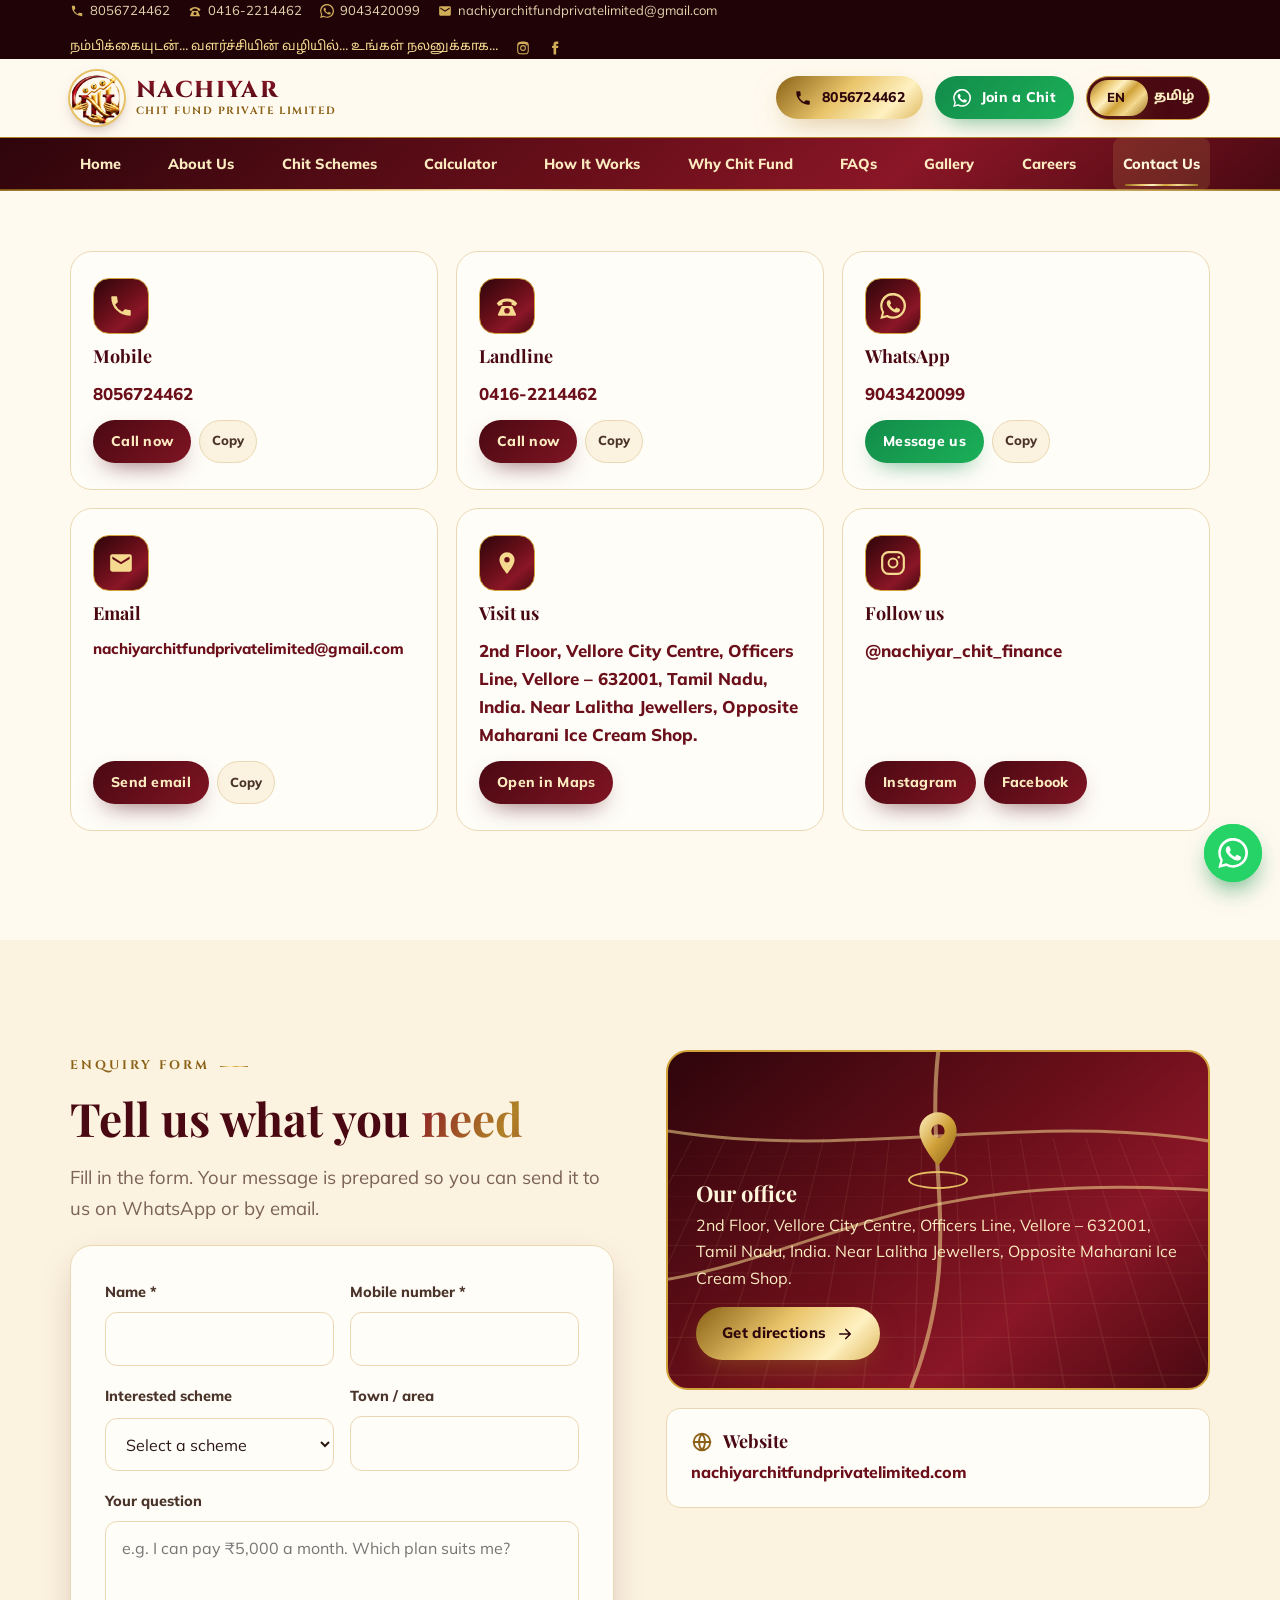
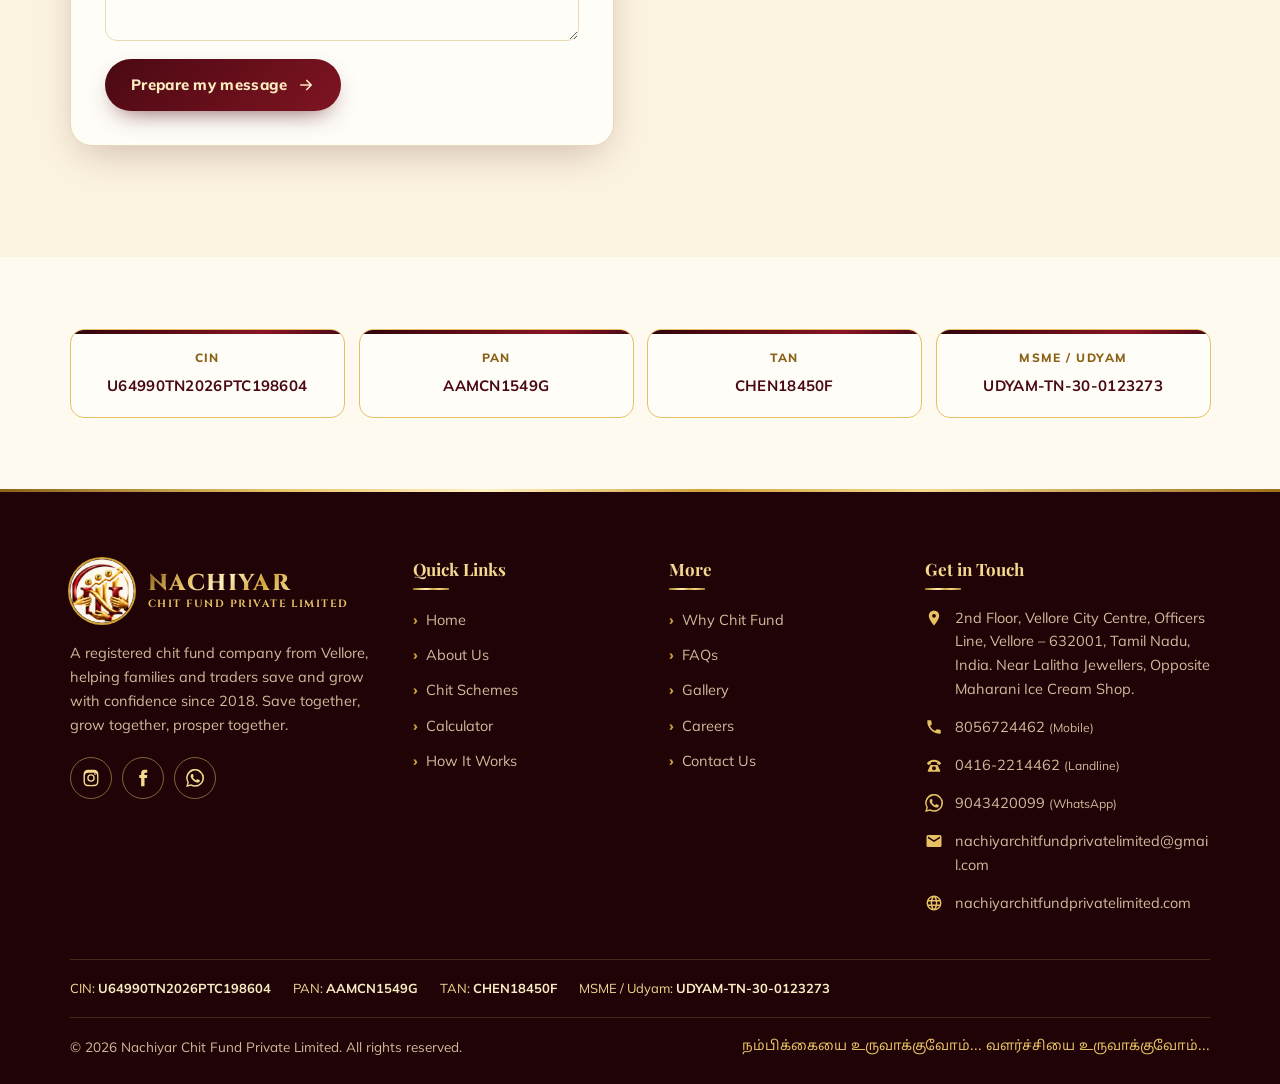
<file: contact.html>
<!doctype html>
<html lang="en">
<head>
<meta charset="utf-8">
<meta name="viewport" content="width=device-width, initial-scale=1, viewport-fit=cover">
<title>Contact Us | Nachiyar Chit Fund</title>
<meta name="description" content="Contact Nachiyar Chit Fund: 8056724462, Landline 0416-2214462, WhatsApp 9043420099, 2nd Floor, Vellore City Centre, Officers Line, Vellore 632001.">
<meta name="theme-color" content="#4a0912">
<meta property="og:title" content="Contact Us | Nachiyar Chit Fund">
<meta property="og:description" content="Contact Nachiyar Chit Fund: 8056724462, Landline 0416-2214462, WhatsApp 9043420099, 2nd Floor, Vellore City Centre, Officers Line, Vellore 632001.">
<meta property="og:image" content="assets/img/logo-badge.png">
<link rel="icon" type="image/png" href="assets/img/favicon.png">
<link rel="canonical" href="https://nachiyarchitfundprivatelimited.com/contact.html">
<link rel="preconnect" href="https://fonts.googleapis.com"><link rel="preconnect" href="https://fonts.gstatic.com" crossorigin><link rel="stylesheet" href="https://fonts.googleapis.com/css2?family=Cinzel:wght@600;700;800&family=Mulish:wght@400;600;700;800;900&family=Noto+Sans+Tamil:wght@400;600;700;800&family=Noto+Serif+Tamil:wght@600;700&family=Playfair+Display:wght@600;700;800&display=swap">
<link rel="stylesheet" href="assets/css/style.css">
</head>
<body>
<span hidden data-ta-title="தொடர்புக்கு | நாச்சியார் சிட் ஃபண்ட்"></span>
<div id="site-header"></div>
<main id="main">
<h1 class="sr-only" data-ta="தொடர்புக்கு">Contact Us</h1>

<section class="section" style="padding-top:clamp(40px,5vw,60px)">
  <div class="container">
    <div class="contact-grid" data-stagger="up">
      <div class="c-card"><span class="c-ico"><svg viewBox="0 0 24 24"><path d="M6.6 10.8a15.1 15.1 0 0 0 6.6 6.6l2.2-2.2c.3-.3.7-.4 1-.2 1.1.4 2.3.6 3.6.6.6 0 1 .4 1 1V20c0 .6-.4 1-1 1A17 17 0 0 1 3 4c0-.6.4-1 1-1h3.5c.6 0 1 .4 1 1 0 1.3.2 2.5.6 3.6.1.3 0 .7-.2 1z"/></svg></span><h3 data-ta="மொபைல்">Mobile</h3><span class="val">8056724462</span><div class="acts"><a class="btn btn-maroon btn-sm" href="tel:+918056724462" data-ta="அழைக்க">Call now</a><button class="copy-btn" type="button" data-copy="8056724462" data-ta="நகலெடு">Copy</button></div></div>
      <div class="c-card"><span class="c-ico"><svg viewBox="0 0 24 24"><path d="M2.5 9.6C4.6 6.6 8.1 5 12 5s7.4 1.6 9.5 4.6l-1.9 2.3-3.4-1.1V8.7a11 11 0 0 0-8.4 0v2.1l-3.4 1.1z"/><path fill-rule="evenodd" d="M7.2 12h9.6l3.5 7.6c.3.7-.2 1.4-.9 1.4H4.6c-.7 0-1.2-.7-.9-1.4zM12 13.8a2.6 2.6 0 1 0 0 5.2 2.6 2.6 0 0 0 0-5.2z"/></svg></span><h3 data-ta="லேண்ட்லைன்">Landline</h3><span class="val">0416-2214462</span><div class="acts"><a class="btn btn-maroon btn-sm" href="tel:+914162214462" data-ta="அழைக்க">Call now</a><button class="copy-btn" type="button" data-copy="0416-2214462" data-ta="நகலெடு">Copy</button></div></div>
      <div class="c-card"><span class="c-ico"><svg viewBox="0 0 24 24"><path d="M17.5 14.4c-.3-.1-1.7-.8-2-.9-.3-.1-.5-.1-.7.1l-.9 1.2c-.2.2-.3.2-.6.1a8.1 8.1 0 0 1-4-3.5c-.3-.5.3-.5.9-1.6.1-.2 0-.4 0-.5l-.9-2.2c-.2-.6-.5-.5-.7-.5h-.6a1.1 1.1 0 0 0-.8.4 3.4 3.4 0 0 0-1 2.5 5.9 5.9 0 0 0 1.2 3.1 13.4 13.4 0 0 0 5.2 4.6c1.9.8 2.7.9 3.6.7.6-.1 1.7-.7 2-1.4.2-.7.2-1.2.2-1.4l-.5-.3zM12 21.8a9.8 9.8 0 0 1-5-1.4l-.4-.2-3.7 1 1-3.6-.2-.4A9.8 9.8 0 1 1 12 21.8zM20.5 3.5A11.8 11.8 0 0 0 1.9 17.8L.2 24l6.4-1.7A11.8 11.8 0 0 0 24 12a11.7 11.7 0 0 0-3.5-8.5z"/></svg></span><h3>WhatsApp</h3><span class="val">9043420099</span><div class="acts"><a class="btn btn-wa btn-sm" href="https://wa.me/919043420099" target="_blank" rel="noopener" data-ta="செய்தி அனுப்ப">Message us</a><button class="copy-btn" type="button" data-copy="9043420099" data-ta="நகலெடு">Copy</button></div></div>
      <div class="c-card"><span class="c-ico"><svg viewBox="0 0 24 24"><path d="M20 4H4a2 2 0 0 0-2 2v12a2 2 0 0 0 2 2h16a2 2 0 0 0 2-2V6a2 2 0 0 0-2-2zm0 4.2-8 5-8-5V6l8 5 8-5z"/></svg></span><h3 data-ta="மின்னஞ்சல்">Email</h3><span class="val" style="font-size:15px">nachiyarchitfundprivatelimited@gmail.com</span><div class="acts"><a class="btn btn-maroon btn-sm" href="mailto:nachiyarchitfundprivatelimited@gmail.com" data-ta="மின்னஞ்சல் அனுப்ப">Send email</a><button class="copy-btn" type="button" data-copy="nachiyarchitfundprivatelimited@gmail.com" data-ta="நகலெடு">Copy</button></div></div>
      <div class="c-card"><span class="c-ico"><svg viewBox="0 0 24 24"><path d="M12 2a7 7 0 0 0-7 7c0 5.2 7 13 7 13s7-7.8 7-13a7 7 0 0 0-7-7zm0 9.5A2.5 2.5 0 1 1 12 6.5a2.5 2.5 0 0 1 0 5z"/></svg></span><h3 data-ta="முகவரி">Visit us</h3><span class="val" data-ta="2வது மாடி, வேலூர் சிட்டி சென்டர், ஆபீசர்ஸ் லைன், வேலூர் – 632001, தமிழ்நாடு, இந்தியா. லலிதா ஜுவல்லர்ஸ் அருகில், மகாராணி ஐஸ்கிரீம் கடை எதிரில்.">2nd Floor, Vellore City Centre, Officers Line, Vellore – 632001, Tamil Nadu, India. Near Lalitha Jewellers, Opposite Maharani Ice Cream Shop.</span><div class="acts"><a class="btn btn-maroon btn-sm" href="https://www.google.com/maps/search/?api=1&amp;query=Vellore+City+Centre%2C+Officers+Line%2C+Vellore+632001%2C+Tamil+Nadu" target="_blank" rel="noopener" data-ta="வரைபடத்தில் பார்க்க">Open in Maps</a></div></div>
      <div class="c-card"><span class="c-ico"><svg viewBox="0 0 24 24"><path d="M12 7a5 5 0 1 0 0 10 5 5 0 0 0 0-10zm0 8.2a3.2 3.2 0 1 1 0-6.4 3.2 3.2 0 0 1 0 6.4zM17.3 5.5a1.2 1.2 0 1 0 0 2.4 1.2 1.2 0 0 0 0-2.4zM16 1H8a7 7 0 0 0-7 7v8a7 7 0 0 0 7 7h8a7 7 0 0 0 7-7V8a7 7 0 0 0-7-7zm5 15a5 5 0 0 1-5 5H8a5 5 0 0 1-5-5V8a5 5 0 0 1 5-5h8a5 5 0 0 1 5 5z"/></svg></span><h3 data-ta="எங்களைப் பின்தொடருங்கள்">Follow us</h3><span class="val">@nachiyar_chit_finance</span><div class="acts"><a class="btn btn-maroon btn-sm" href="https://www.instagram.com/nachiyar_chit_finance/" target="_blank" rel="noopener">Instagram</a><a class="btn btn-maroon btn-sm" href="https://www.facebook.com/nachiyar_chit_finance" target="_blank" rel="noopener">Facebook</a></div></div>
    </div>
  </div>
</section>

<section class="section alt">
  <div class="container about-grid">
    <div>
      <div class="section-head left" style="margin-bottom:22px">
        <span class="eyebrow" data-reveal="left" data-ta="விசாரணை படிவம்">Enquiry form</span>
        <h2 class="h-title" data-reveal="up" data-ta="உங்கள் <em>விவரங்களை</em> கொடுங்கள்">Tell us what you <em>need</em></h2>
        <p class="lead" data-reveal="up" data-ta="படிவத்தை நிரப்புங்கள். உங்கள் செய்தி தயாரானதும் வாட்ஸ்அப் அல்லது மின்னஞ்சலில் அனுப்பலாம்.">Fill in the form. Your message is prepared so you can send it to us on WhatsApp or by email.</p>
      </div>
      <form class="form-card" data-compose="enquiry" novalidate data-reveal="up">
        <div class="form-row">
          <div class="field"><label for="eName" data-ta="பெயர் *">Name *</label><input type="text" id="eName" data-label="Name" required autocomplete="name"><span class="err" data-ta="உங்கள் பெயரை உள்ளிடவும்">Please enter your name</span></div>
          <div class="field"><label for="ePhone" data-ta="மொபைல் எண் *">Mobile number *</label><input type="tel" id="ePhone" data-label="Mobile" required inputmode="numeric" autocomplete="tel"><span class="err" data-ta="சரியான 10 இலக்க எண்ணை உள்ளிடவும்">Please enter a valid 10-digit number</span></div>
        </div>
        <div class="form-row">
          <div class="field"><label for="eScheme" data-ta="விருப்பமான திட்டம்">Interested scheme</label><select id="eScheme" data-label="Scheme" data-schemes></select></div>
          <div class="field"><label for="ePlace" data-ta="ஊர்">Town / area</label><input type="text" id="ePlace" data-label="Town"></div>
        </div>
        <div class="field"><label for="eMsg" data-ta="உங்கள் கேள்வி">Your question</label><textarea id="eMsg" data-label="Message" data-ta-ph="உதா: மாதம் ₹5,000 செலுத்த முடியும், எந்த திட்டம் பொருத்தம்?" placeholder="e.g. I can pay ₹5,000 a month. Which plan suits me?"></textarea></div>
        <button class="btn btn-maroon" type="submit"><span data-ta="செய்தியைத் தயார் செய்">Prepare my message</span><svg viewBox="0 0 24 24"><path d="M5 12h14M13 6l6 6-6 6" fill="none" stroke="currentColor" stroke-width="2.2" stroke-linecap="round" stroke-linejoin="round"/></svg></button>
        <div class="form-success" aria-live="polite"></div>
      </form>
    </div>
    <div style="display:grid;gap:18px;align-content:start">
      <div class="map-card" data-reveal="right">
        <div class="map-grid"></div>
        <svg class="roads" viewBox="0 0 400 340" preserveAspectRatio="none" aria-hidden="true"><path d="M0 230 C 120 200 180 120 400 140"/><path d="M200 0 C 190 120 220 200 180 340"/><path d="M0 80 C 140 110 260 60 400 90" style="animation-delay:.4s"/></svg>
        <div class="map-pin"><svg class="pin" viewBox="0 0 24 24"><defs><linearGradient id="pinGold" x1="0" y1="0" x2="1" y2="1"><stop offset="0" stop-color="#fff1c1"/><stop offset=".5" stop-color="#d1a23a"/><stop offset="1" stop-color="#8a6116"/></linearGradient></defs><path d="M12 2a7 7 0 0 0-7 7c0 5.2 7 13 7 13s7-7.8 7-13a7 7 0 0 0-7-7zm0 9.5A2.5 2.5 0 1 1 12 6.5a2.5 2.5 0 0 1 0 5z"/></svg></div>
        <h3 data-ta="எங்கள் அலுவலகம்">Our office</h3>
        <p data-ta="2வது மாடி, வேலூர் சிட்டி சென்டர், ஆபீசர்ஸ் லைன், வேலூர் – 632001, தமிழ்நாடு, இந்தியா. லலிதா ஜுவல்லர்ஸ் அருகில், மகாராணி ஐஸ்கிரீம் கடை எதிரில்.">2nd Floor, Vellore City Centre, Officers Line, Vellore – 632001, Tamil Nadu, India. Near Lalitha Jewellers, Opposite Maharani Ice Cream Shop.</p>
        <div><a class="btn btn-gold" href="https://www.google.com/maps/search/?api=1&amp;query=Vellore+City+Centre%2C+Officers+Line%2C+Vellore+632001%2C+Tamil+Nadu" target="_blank" rel="noopener"><span data-ta="வழிகாட்டுதல் பெற">Get directions</span><svg viewBox="0 0 24 24"><path d="M5 12h14M13 6l6 6-6 6" fill="none" stroke="currentColor" stroke-width="2.2" stroke-linecap="round" stroke-linejoin="round"/></svg></a></div>
      </div>
      <div class="info-box" data-reveal="right">
        <h4><svg viewBox="0 0 24 24"><circle cx="12" cy="12" r="9"/><path d="M2 12h20M12 3a14 14 0 0 1 0 18M12 3a14 14 0 0 0 0 18"/></svg><span data-ta="இணையதளம்">Website</span></h4>
        <p><a href="https://nachiyarchitfundprivatelimited.com" target="_blank" rel="noopener" style="color:var(--maroon-700);font-weight:800;word-break:break-all">nachiyarchitfundprivatelimited.com</a></p>
      </div>
    </div>
  </div>
</section>

<section class="section tight">
  <div class="container">
    <div class="reg-grid" data-stagger="flip">
      <div class="reg"><small>CIN</small><b>U64990TN2026PTC198604</b></div>
      <div class="reg"><small>PAN</small><b>AAMCN1549G</b></div>
      <div class="reg"><small>TAN</small><b>CHEN18450F</b></div>
      <div class="reg"><small>MSME / Udyam</small><b>UDYAM-TN-30-0123273</b></div>
    </div>
  </div>
</section>

</main>
<div id="site-footer"></div>
<script src="assets/js/data.js"></script>
<script src="assets/js/main.js"></script>
</body>
</html>
</file>
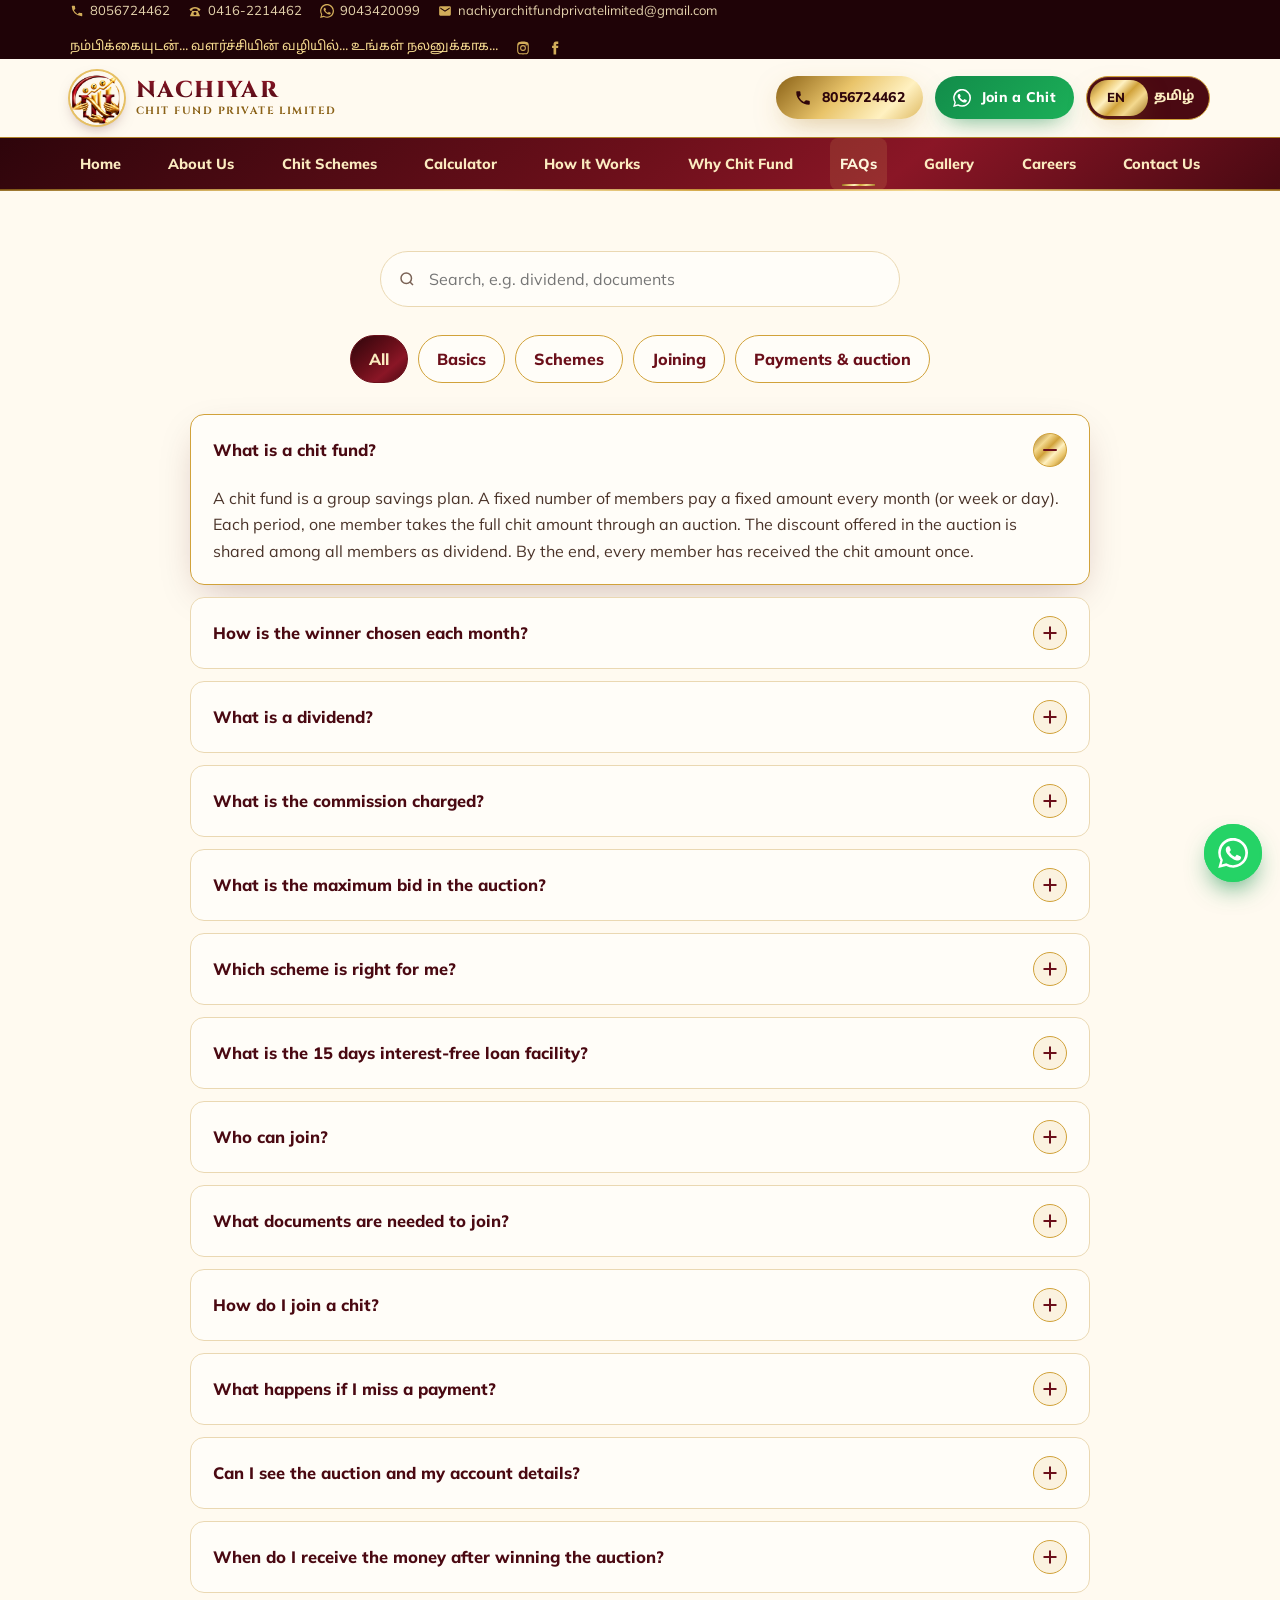
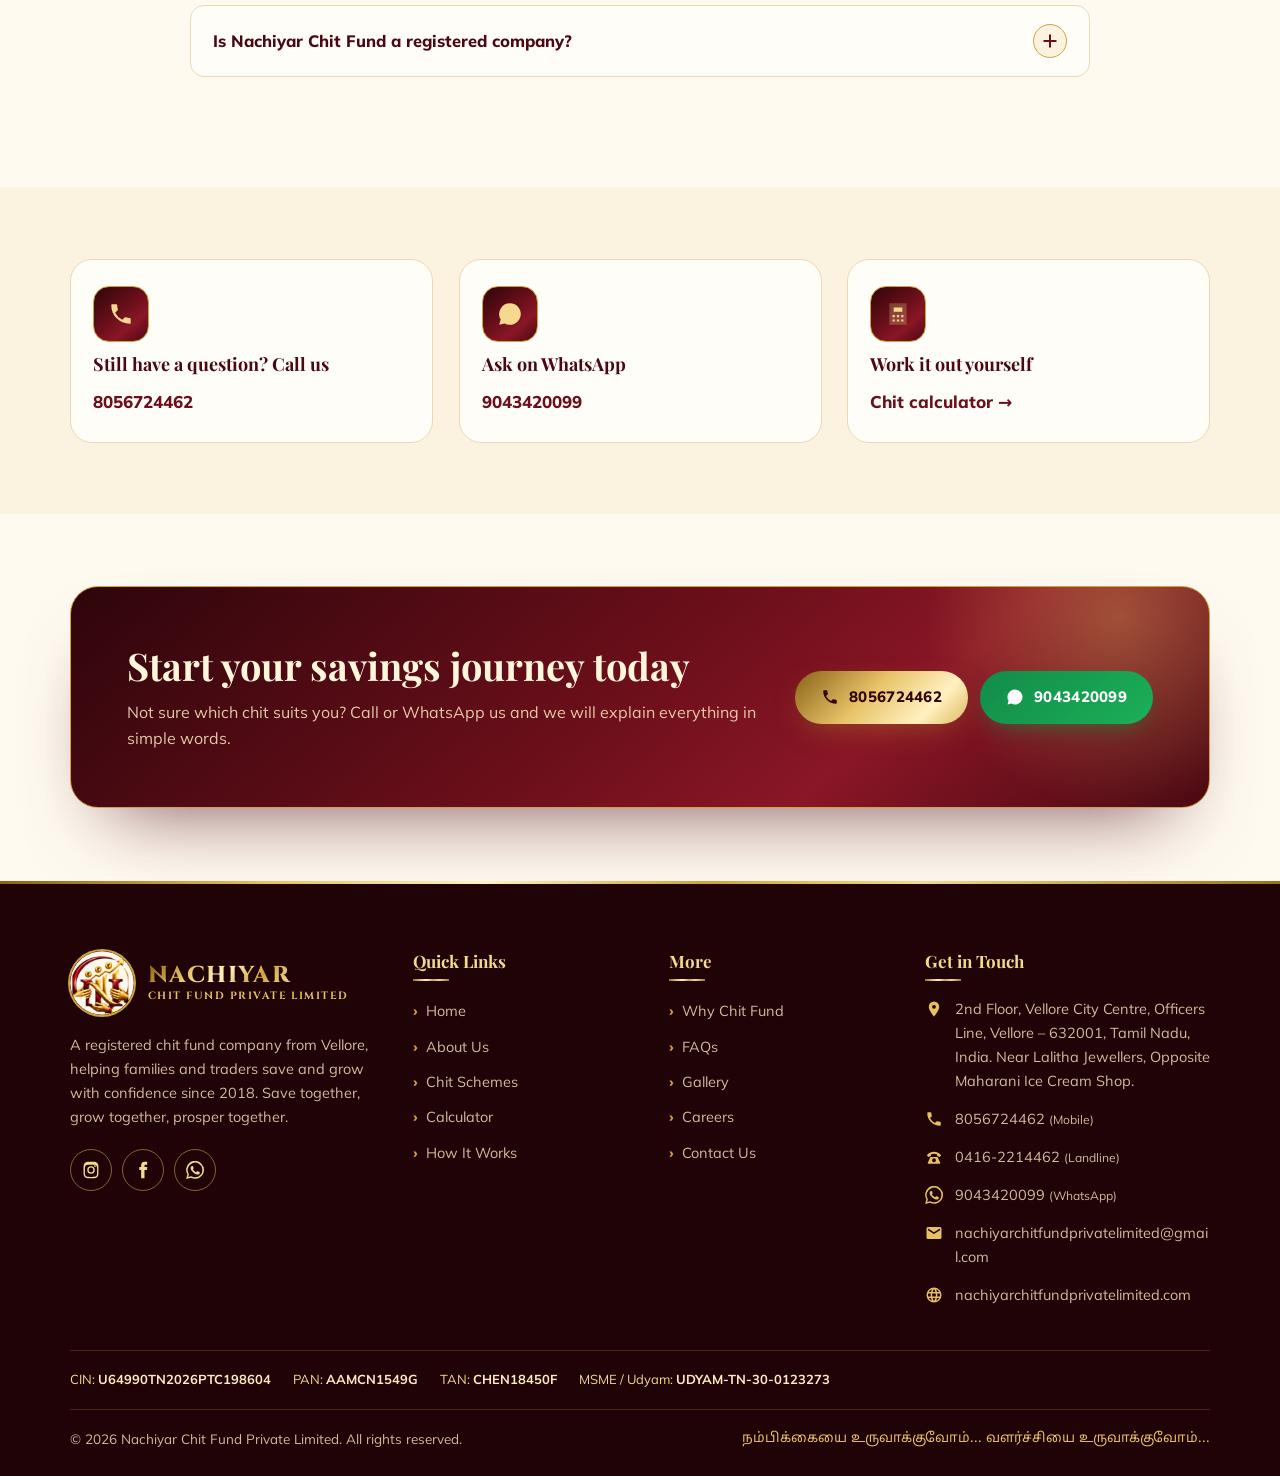
<file: faqs.html>
<!doctype html>
<html lang="en">
<head>
<meta charset="utf-8">
<meta name="viewport" content="width=device-width, initial-scale=1, viewport-fit=cover">
<title>FAQs | Nachiyar Chit Fund</title>
<meta name="description" content="Frequently asked questions about Nachiyar chit schemes, auctions, dividends and joining.">
<meta name="theme-color" content="#4a0912">
<meta property="og:title" content="FAQs | Nachiyar Chit Fund">
<meta property="og:description" content="Frequently asked questions about Nachiyar chit schemes, auctions, dividends and joining.">
<meta property="og:image" content="assets/img/logo-badge.png">
<link rel="icon" type="image/png" href="assets/img/favicon.png">
<link rel="canonical" href="https://nachiyarchitfundprivatelimited.com/faqs.html">
<link rel="preconnect" href="https://fonts.googleapis.com"><link rel="preconnect" href="https://fonts.gstatic.com" crossorigin><link rel="stylesheet" href="https://fonts.googleapis.com/css2?family=Cinzel:wght@600;700;800&family=Mulish:wght@400;600;700;800;900&family=Noto+Sans+Tamil:wght@400;600;700;800&family=Noto+Serif+Tamil:wght@600;700&family=Playfair+Display:wght@600;700;800&display=swap">
<link rel="stylesheet" href="assets/css/style.css">
</head>
<body>
<span hidden data-ta-title="கேள்விகள் | நாச்சியார் சிட் ஃபண்ட்"></span>
<div id="site-header"></div>
<main id="main">
<h1 class="sr-only" data-ta="கேள்விகள்">FAQs</h1>

<section class="section" style="padding-top:clamp(40px,5vw,60px)">
  <div class="container">
    <div class="faq-tools" data-reveal="up">
      <label class="search-box"><span class="sr-only" data-ta="கேள்விகளைத் தேடுங்கள்">Search questions</span><svg viewBox="0 0 24 24"><circle cx="11" cy="11" r="7"/><path d="M20 20l-4-4"/></svg><input type="search" id="faqSearch" placeholder="Search, e.g. dividend, documents" data-ta-ph="தேடுங்கள், உதா: ஈவுத்தொகை, ஆவணங்கள்"></label>
    </div>
    <div class="filters" data-stagger="zoom" role="group" aria-label="Categories">
      <button type="button" data-faqcat="all" aria-pressed="true" data-ta="அனைத்தும்">All</button>
      <button type="button" data-faqcat="basics" aria-pressed="false" data-ta="அடிப்படை">Basics</button>
      <button type="button" data-faqcat="schemes" aria-pressed="false" data-ta="திட்டங்கள்">Schemes</button>
      <button type="button" data-faqcat="joining" aria-pressed="false" data-ta="சேருதல்">Joining</button>
      <button type="button" data-faqcat="payments" aria-pressed="false" data-ta="கட்டணம் & ஏலம்">Payments & auction</button>
    </div>
    <div class="faq-list" data-faqs data-cat="all"></div>
  </div>
</section>

<section class="section alt tight">
  <div class="container">
    <div class="grid g-3" data-stagger="up">
      <a class="c-card" href="tel:+918056724462"><span class="c-ico"><svg viewBox="0 0 24 24"><path d="M6.6 10.8a15.1 15.1 0 0 0 6.6 6.6l2.2-2.2c.3-.3.7-.4 1-.2 1.1.4 2.3.6 3.6.6.6 0 1 .4 1 1V20c0 .6-.4 1-1 1A17 17 0 0 1 3 4c0-.6.4-1 1-1h3.5c.6 0 1 .4 1 1 0 1.3.2 2.5.6 3.6.1.3 0 .7-.2 1z"/></svg></span><h3 data-ta="இன்னும் கேள்வி உள்ளதா? அழையுங்கள்">Still have a question? Call us</h3><span class="val">8056724462</span></a>
      <a class="c-card" href="https://wa.me/919043420099" target="_blank" rel="noopener"><span class="c-ico"><svg viewBox="0 0 24 24"><path d="M12 2a10 10 0 0 0-8.6 15.1L2 22l5-1.3A10 10 0 1 0 12 2z"/></svg></span><h3 data-ta="வாட்ஸ்அப்பில் கேளுங்கள்">Ask on WhatsApp</h3><span class="val">9043420099</span></a>
      <a class="c-card" href="calculator.html"><span class="c-ico"><svg viewBox="0 0 24 24"><path d="M4 2h16v20H4z" opacity=".25"/><path d="M8 6h8v4H8zM7 13h2v2H7zm4 0h2v2h-2zm4 0h2v2h-2zM7 17h2v2H7zm4 0h2v2h-2zm4 0h2v2h-2z"/></svg></span><h3 data-ta="நீங்களே கணக்கிடுங்கள்">Work it out yourself</h3><span class="val" data-ta="சீட்டு கணக்கீடு →">Chit calculator →</span></a>
    </div>
  </div>
</section>

<section class="section tight"><div class="container"><div class="cta-band" data-reveal="zoom">
<div><h2 data-ta="உங்கள் சேமிப்பு பயணத்தை இன்றே தொடங்குங்கள்">Start your savings journey today</h2>
<p data-ta="உங்களுக்கு பொருத்தமான சீட்டு எது என்று தெரியவில்லையா? அழையுங்கள் அல்லது வாட்ஸ்அப் செய்யுங்கள் — எளிய தமிழில் விளக்குகிறோம்.">Not sure which chit suits you? Call or WhatsApp us and we will explain everything in simple words.</p></div>
<div class="cta-actions"><a class="btn btn-gold" href="tel:+918056724462"><svg viewBox="0 0 24 24" fill="currentColor"><path d="M6.6 10.8a15.1 15.1 0 0 0 6.6 6.6l2.2-2.2c.3-.3.7-.4 1-.2 1.1.4 2.3.6 3.6.6.6 0 1 .4 1 1V20c0 .6-.4 1-1 1A17 17 0 0 1 3 4c0-.6.4-1 1-1h3.5c.6 0 1 .4 1 1 0 1.3.2 2.5.6 3.6.1.3 0 .7-.2 1z"/></svg>8056724462</a>
<a class="btn btn-wa" href="https://wa.me/919043420099" target="_blank" rel="noopener"><svg viewBox="0 0 24 24" fill="#fff"><path d="M12 2a10 10 0 0 0-8.6 15.1L2 22l5-1.3A10 10 0 1 0 12 2z"/></svg>9043420099</a></div>
</div></div></section>

</main>
<div id="site-footer"></div>
<script src="assets/js/data.js"></script>
<script src="assets/js/main.js"></script>
</body>
</html>
</file>
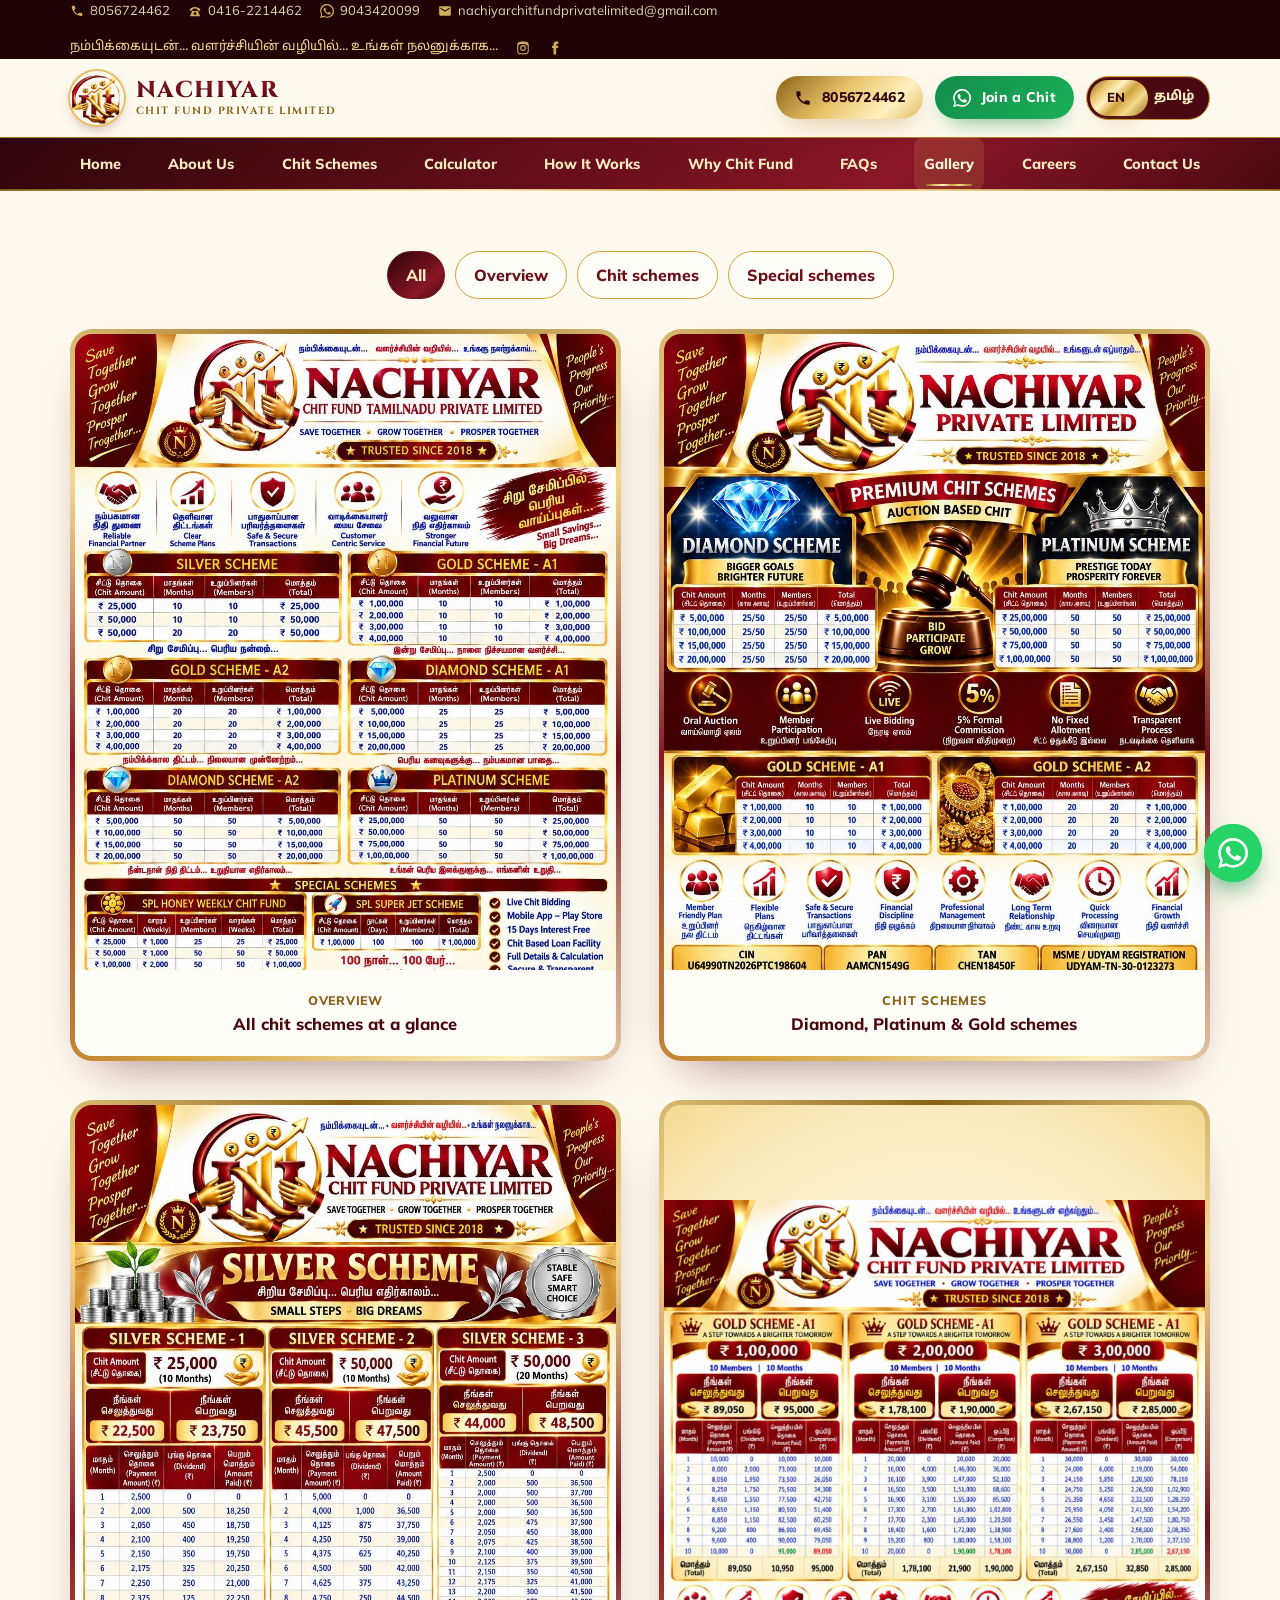
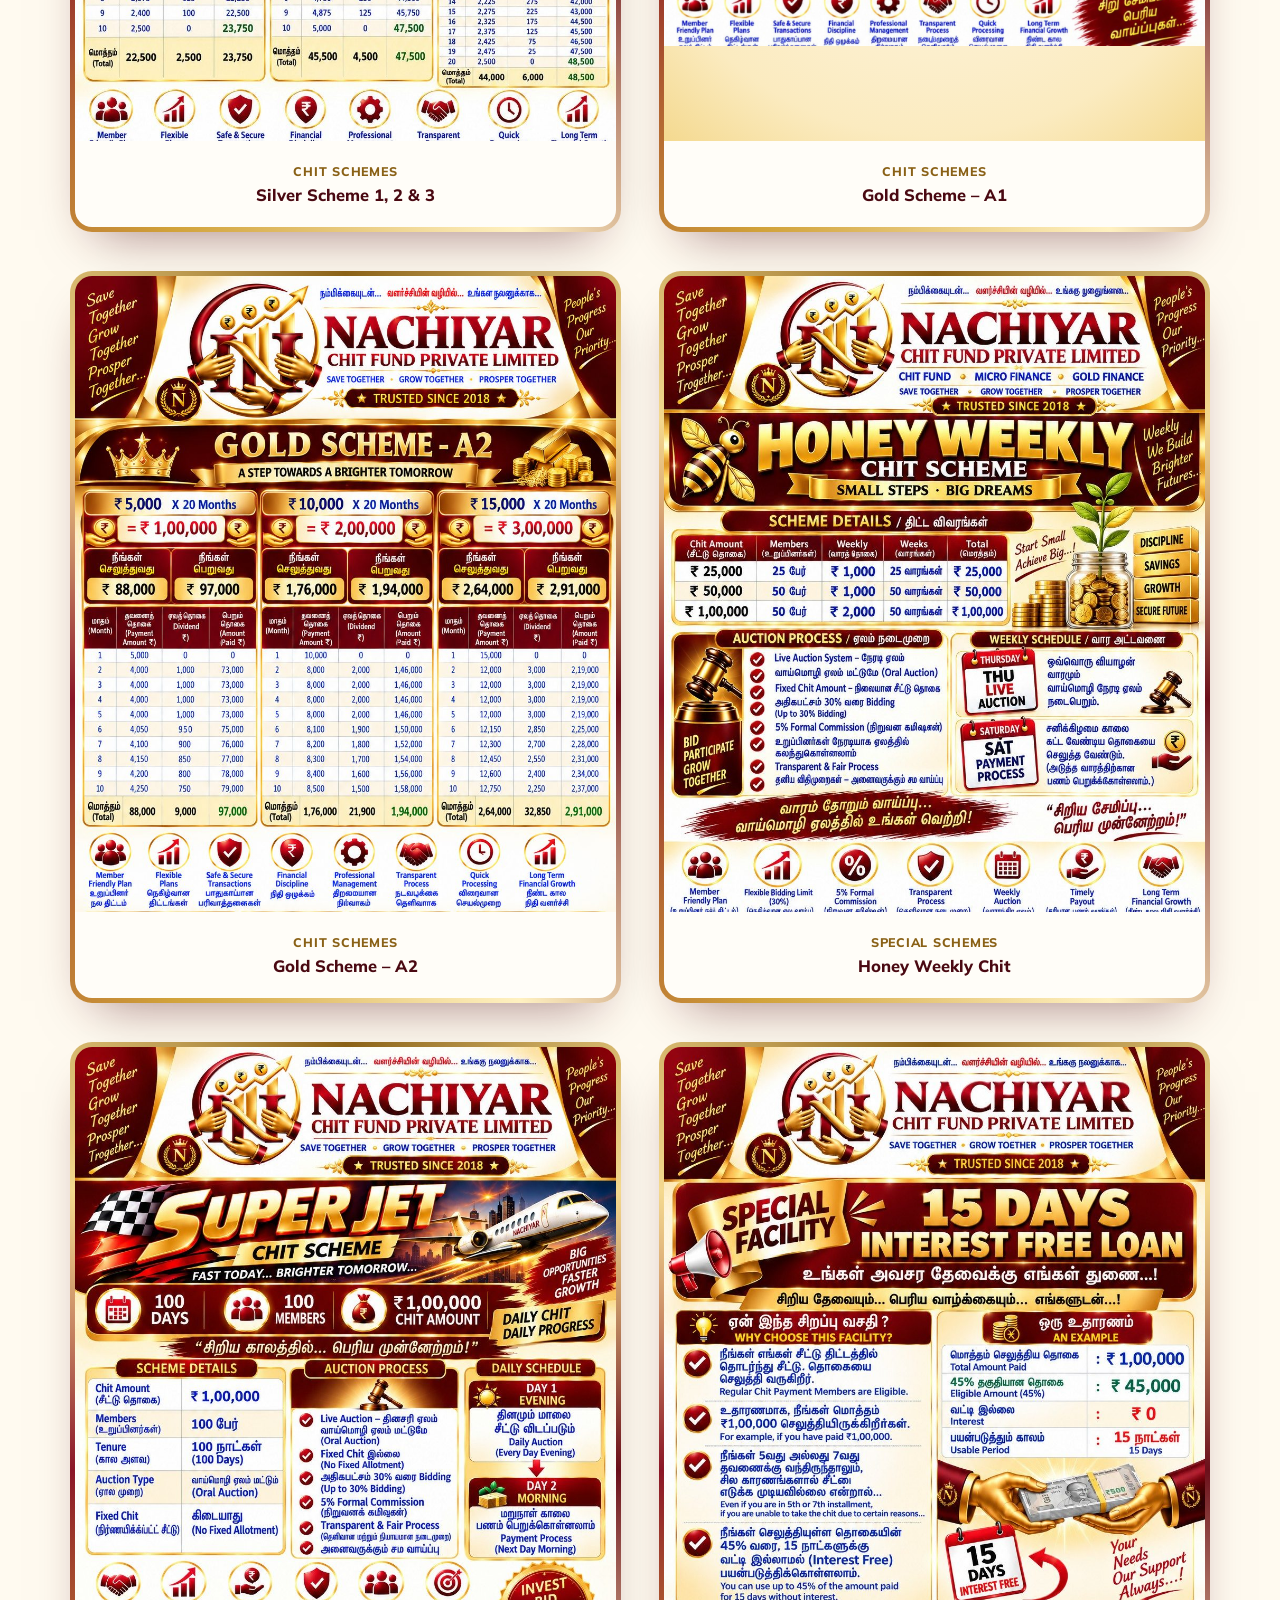
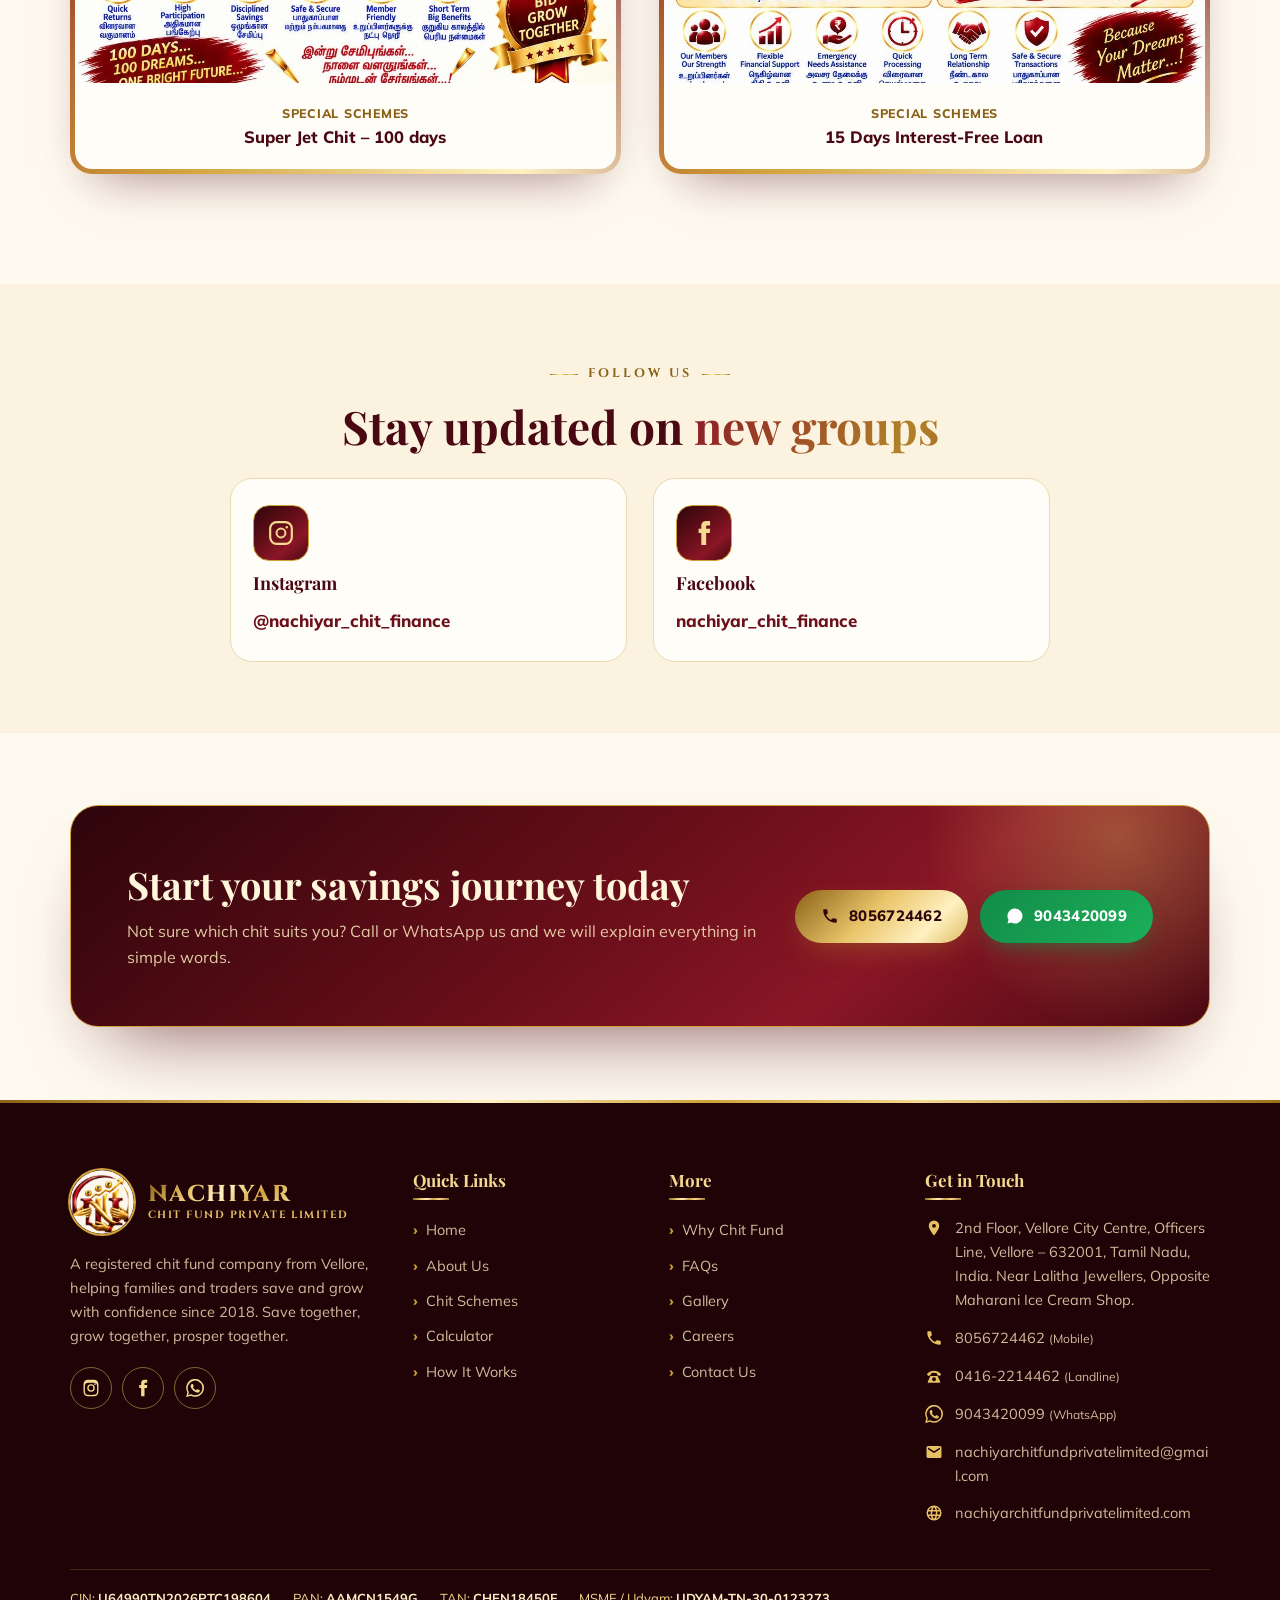
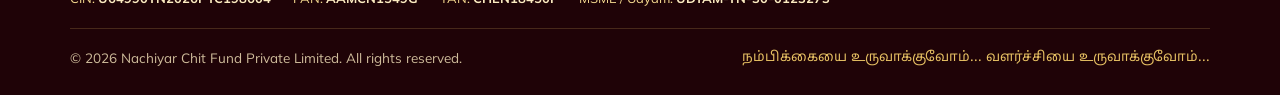
<file: gallery.html>
<!doctype html>
<html lang="en">
<head>
<meta charset="utf-8">
<meta name="viewport" content="width=device-width, initial-scale=1, viewport-fit=cover">
<title>Gallery | Nachiyar Chit Fund</title>
<meta name="description" content="Nachiyar Chit Fund scheme posters and brand gallery.">
<meta name="theme-color" content="#4a0912">
<meta property="og:title" content="Gallery | Nachiyar Chit Fund">
<meta property="og:description" content="Nachiyar Chit Fund scheme posters and brand gallery.">
<meta property="og:image" content="assets/img/logo-badge.png">
<link rel="icon" type="image/png" href="assets/img/favicon.png">
<link rel="canonical" href="https://nachiyarchitfundprivatelimited.com/gallery.html">
<link rel="preconnect" href="https://fonts.googleapis.com"><link rel="preconnect" href="https://fonts.gstatic.com" crossorigin><link rel="stylesheet" href="https://fonts.googleapis.com/css2?family=Cinzel:wght@600;700;800&family=Mulish:wght@400;600;700;800;900&family=Noto+Sans+Tamil:wght@400;600;700;800&family=Noto+Serif+Tamil:wght@600;700&family=Playfair+Display:wght@600;700;800&display=swap">
<link rel="stylesheet" href="assets/css/style.css">
</head>
<body>
<span hidden data-ta-title="கேலரி | நாச்சியார் சிட் ஃபண்ட்"></span>
<div id="site-header"></div>
<main id="main">
<h1 class="sr-only" data-ta="கேலரி">Gallery</h1>

<section class="section" style="padding-top:clamp(40px,5vw,60px)">
  <div class="container">
    <div class="filters" data-stagger="zoom" role="group" aria-label="Filter">
      <button type="button" data-gfilter="all" aria-pressed="true" data-ta="அனைத்தும்">All</button>
      <button type="button" data-gfilter="overview" aria-pressed="false" data-ta="கண்ணோட்டம்">Overview</button>
      <button type="button" data-gfilter="schemes" aria-pressed="false" data-ta="சீட்டு திட்டங்கள்">Chit schemes</button>
      <button type="button" data-gfilter="special" aria-pressed="false" data-ta="சிறப்பு திட்டங்கள்">Special schemes</button>
    </div>
    <div class="gallery" id="gallery"></div>
  </div>
</section>

<section class="section alt tight">
  <div class="container">
    <div class="section-head" style="margin-bottom:24px">
      <span class="eyebrow" data-reveal="up" data-ta="எங்களைப் பின்தொடருங்கள்">Follow us</span>
      <h2 class="h-title" data-reveal="up" data-ta="புதிய அறிவிப்புகளுக்கு <em>இணைந்திருங்கள்</em>">Stay updated on <em>new groups</em></h2>
    </div>
    <div class="grid g-2" data-stagger="up" style="max-width:820px;margin-inline:auto">
      <a class="c-card" href="https://www.instagram.com/nachiyar_chit_finance/" target="_blank" rel="noopener"><span class="c-ico"><svg viewBox="0 0 24 24"><path d="M12 7a5 5 0 1 0 0 10 5 5 0 0 0 0-10zm0 8.2a3.2 3.2 0 1 1 0-6.4 3.2 3.2 0 0 1 0 6.4zM17.3 5.5a1.2 1.2 0 1 0 0 2.4 1.2 1.2 0 0 0 0-2.4zM16 1H8a7 7 0 0 0-7 7v8a7 7 0 0 0 7 7h8a7 7 0 0 0 7-7V8a7 7 0 0 0-7-7zm5 15a5 5 0 0 1-5 5H8a5 5 0 0 1-5-5V8a5 5 0 0 1 5-5h8a5 5 0 0 1 5 5z"/></svg></span><h3>Instagram</h3><span class="val">@nachiyar_chit_finance</span></a>
      <a class="c-card" href="https://www.facebook.com/nachiyar_chit_finance" target="_blank" rel="noopener"><span class="c-ico"><svg viewBox="0 0 24 24"><path d="M14 8V6c0-.8.6-1 1-1h2.6V1H14c-3.6 0-4.5 2.7-4.5 4.5V8H7v4h2.5v11h4.5V12h3.3l.4-4z"/></svg></span><h3>Facebook</h3><span class="val">nachiyar_chit_finance</span></a>
    </div>
  </div>
</section>

<section class="section tight"><div class="container"><div class="cta-band" data-reveal="zoom">
<div><h2 data-ta="உங்கள் சேமிப்பு பயணத்தை இன்றே தொடங்குங்கள்">Start your savings journey today</h2>
<p data-ta="உங்களுக்கு பொருத்தமான சீட்டு எது என்று தெரியவில்லையா? அழையுங்கள் அல்லது வாட்ஸ்அப் செய்யுங்கள் — எளிய தமிழில் விளக்குகிறோம்.">Not sure which chit suits you? Call or WhatsApp us and we will explain everything in simple words.</p></div>
<div class="cta-actions"><a class="btn btn-gold" href="tel:+918056724462"><svg viewBox="0 0 24 24" fill="currentColor"><path d="M6.6 10.8a15.1 15.1 0 0 0 6.6 6.6l2.2-2.2c.3-.3.7-.4 1-.2 1.1.4 2.3.6 3.6.6.6 0 1 .4 1 1V20c0 .6-.4 1-1 1A17 17 0 0 1 3 4c0-.6.4-1 1-1h3.5c.6 0 1 .4 1 1 0 1.3.2 2.5.6 3.6.1.3 0 .7-.2 1z"/></svg>8056724462</a>
<a class="btn btn-wa" href="https://wa.me/919043420099" target="_blank" rel="noopener"><svg viewBox="0 0 24 24" fill="#fff"><path d="M12 2a10 10 0 0 0-8.6 15.1L2 22l5-1.3A10 10 0 1 0 12 2z"/></svg>9043420099</a></div>
</div></div></section>

</main>
<div id="site-footer"></div>
<script src="assets/js/data.js"></script>
<script src="assets/js/main.js"></script>
</body>
</html>
</file>
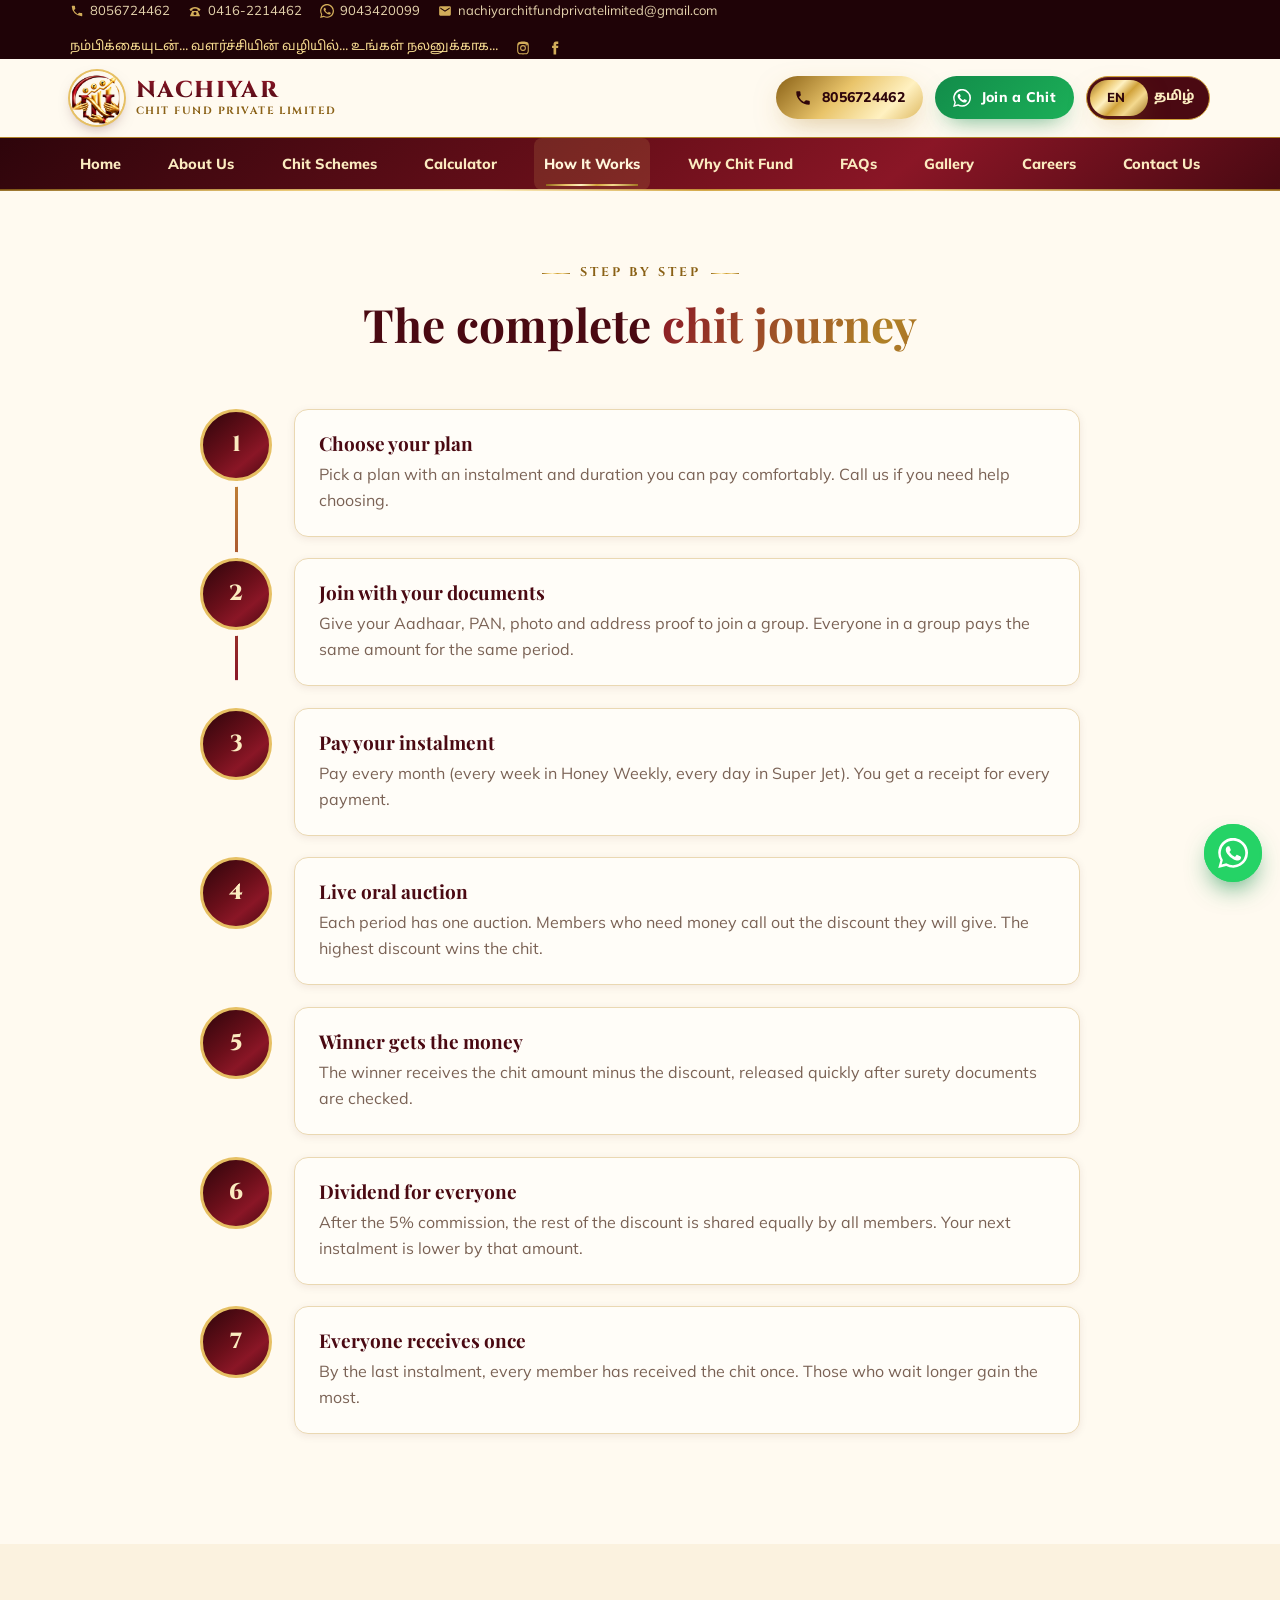
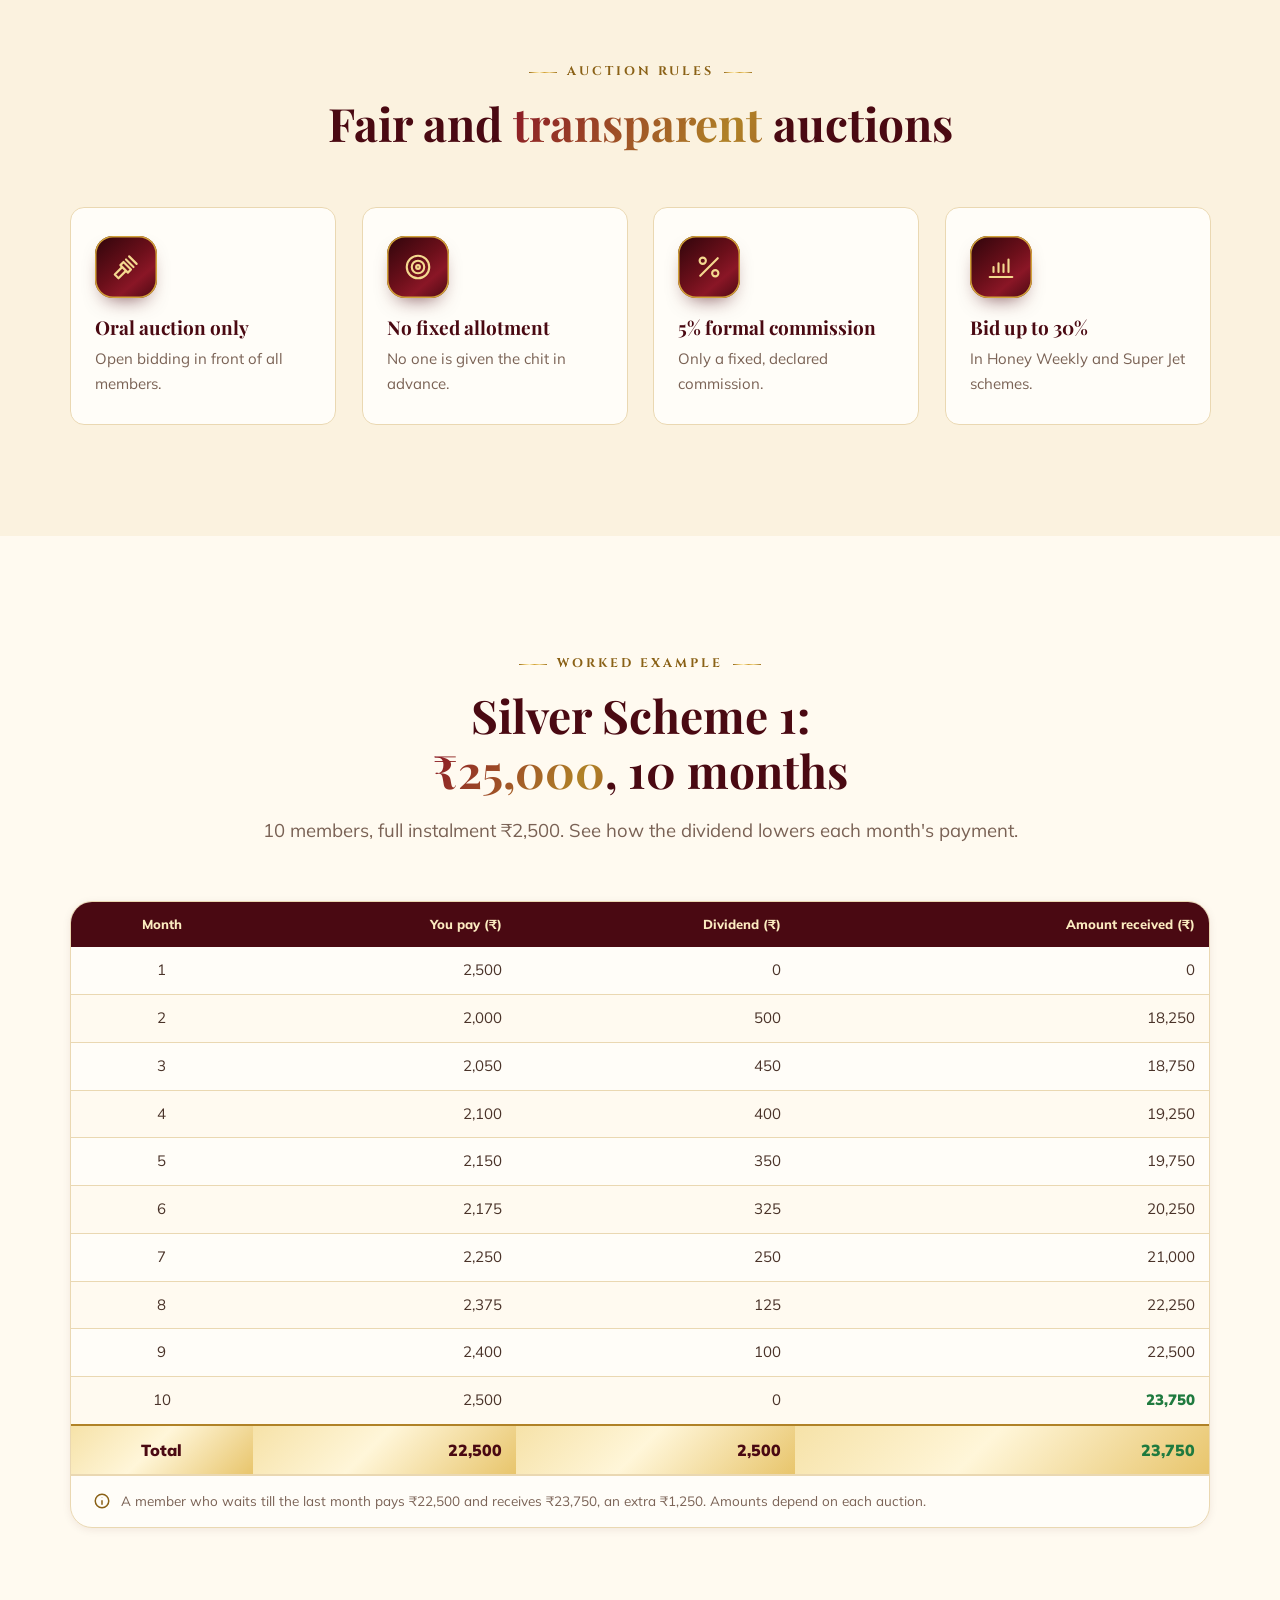
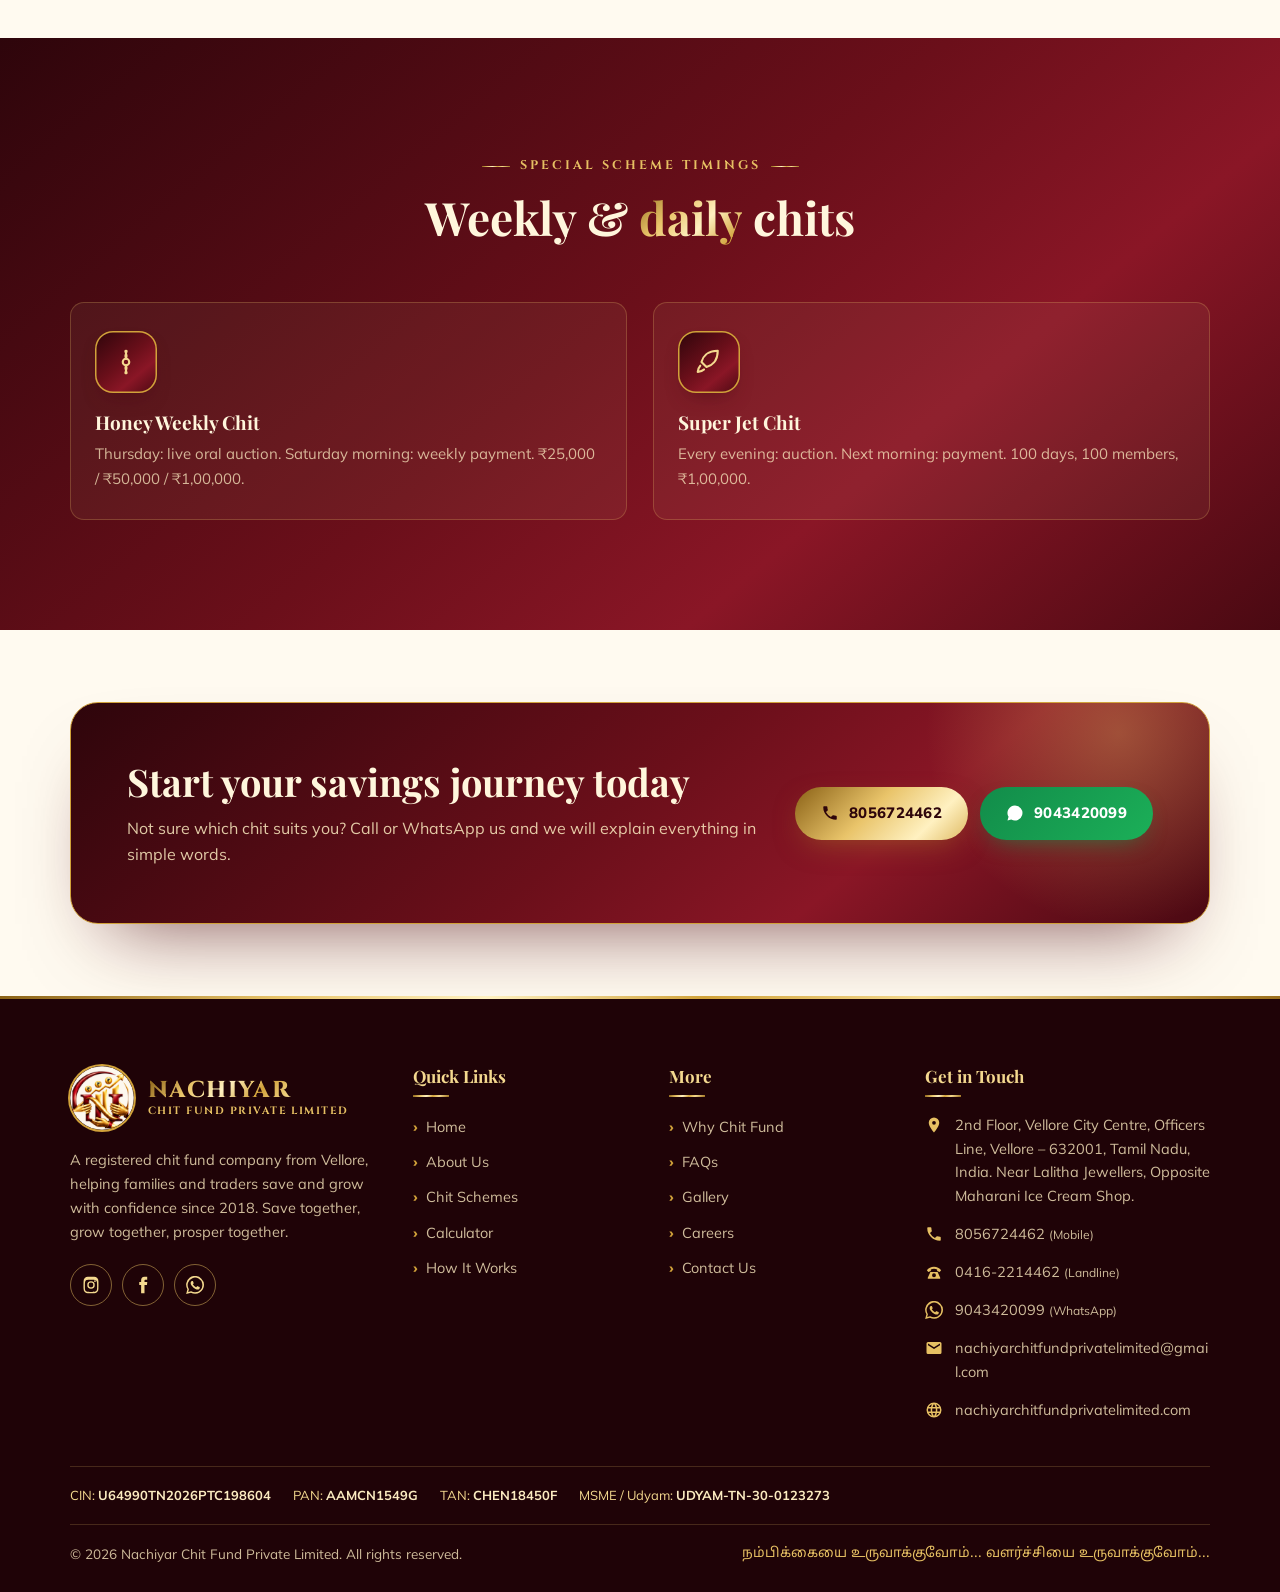
<file: how-it-works.html>
<!doctype html>
<html lang="en">
<head>
<meta charset="utf-8">
<meta name="viewport" content="width=device-width, initial-scale=1, viewport-fit=cover">
<title>How It Works | Nachiyar Chit Fund</title>
<meta name="description" content="How a chit fund works at Nachiyar, step by step, with a real example.">
<meta name="theme-color" content="#4a0912">
<meta property="og:title" content="How It Works | Nachiyar Chit Fund">
<meta property="og:description" content="How a chit fund works at Nachiyar, step by step, with a real example.">
<meta property="og:image" content="assets/img/logo-badge.png">
<link rel="icon" type="image/png" href="assets/img/favicon.png">
<link rel="canonical" href="https://nachiyarchitfundprivatelimited.com/how-it-works.html">
<link rel="preconnect" href="https://fonts.googleapis.com"><link rel="preconnect" href="https://fonts.gstatic.com" crossorigin><link rel="stylesheet" href="https://fonts.googleapis.com/css2?family=Cinzel:wght@600;700;800&family=Mulish:wght@400;600;700;800;900&family=Noto+Sans+Tamil:wght@400;600;700;800&family=Noto+Serif+Tamil:wght@600;700&family=Playfair+Display:wght@600;700;800&display=swap">
<link rel="stylesheet" href="assets/css/style.css">
</head>
<body>
<span hidden data-ta-title="செயல்முறை | நாச்சியார் சிட் ஃபண்ட்"></span>
<div id="site-header"></div>
<main id="main">
<h1 class="sr-only" data-ta="செயல்முறை">How It Works</h1>

<section class="section">
  <div class="container">
    <div class="section-head">
      <span class="eyebrow" data-reveal="up" data-ta="படிப்படியாக">Step by step</span>
      <h2 class="h-title" data-reveal="up" data-ta="சீட்டின் <em>முழு பயணம்</em>">The complete <em>chit journey</em></h2>
    </div>
    <div class="vsteps">
      <div class="vstep" data-reveal="up"><span class="vstep-dot">1</span><div class="vstep-card"><h3 data-ta="திட்டத்தைத் தேர்ந்தெடுங்கள்">Choose your plan</h3><p data-ta="நீங்கள் சுலபமாக செலுத்தக்கூடிய தவணையும் காலமும் உள்ள திட்டத்தைத் தேர்ந்தெடுங்கள். உதவி தேவைப்பட்டால் எங்களை அழையுங்கள்.">Pick a plan with an instalment and duration you can pay comfortably. Call us if you need help choosing.</p></div></div>
      <div class="vstep" data-reveal="up"><span class="vstep-dot">2</span><div class="vstep-card"><h3 data-ta="ஆவணங்களுடன் சேருங்கள்">Join with your documents</h3><p data-ta="ஆதார், பான், புகைப்படம், முகவரி சான்று கொடுத்து குழுவில் சேருங்கள். குழுவில் உள்ள அனைவரும் ஒரே தொகை, ஒரே காலம்.">Give your Aadhaar, PAN, photo and address proof to join a group. Everyone in a group pays the same amount for the same period.</p></div></div>
      <div class="vstep" data-reveal="up"><span class="vstep-dot">3</span><div class="vstep-card"><h3 data-ta="தவணை செலுத்துங்கள்">Pay your instalment</h3><p data-ta="ஒவ்வொரு மாதமும் (ஹனி வீக்லியில் வாரம், சூப்பர் ஜெட்டில் தினம்) தவணையைச் செலுத்துங்கள். ஒவ்வொரு கட்டணத்துக்கும் ரசீது.">Pay every month (every week in Honey Weekly, every day in Super Jet). You get a receipt for every payment.</p></div></div>
      <div class="vstep" data-reveal="up"><span class="vstep-dot">4</span><div class="vstep-card"><h3 data-ta="நேரடி வாய்மொழி ஏலம்">Live oral auction</h3><p data-ta="ஒவ்வொரு தவணைக்கும் ஒரு ஏலம். பணம் தேவைப்படுபவர்கள் தாங்கள் விட்டுக்கொடுக்கும் தள்ளுபடியை சொல்வார்கள். அதிக தள்ளுபடி சொல்பவருக்கு சீட்டு.">Each period has one auction. Members who need money call out the discount they will give. The highest discount wins the chit.</p></div></div>
      <div class="vstep" data-reveal="up"><span class="vstep-dot">5</span><div class="vstep-card"><h3 data-ta="வெற்றியாளர் பணம் பெறுகிறார்">Winner gets the money</h3><p data-ta="வெற்றியாளர் சீட்டுத் தொகையிலிருந்து தள்ளுபடி போக மீதியைப் பெறுவார். ஜாமீன் ஆவணங்கள் சரிபார்த்தவுடன் விரைவாக வழங்கப்படும்.">The winner receives the chit amount minus the discount, released quickly after surety documents are checked.</p></div></div>
      <div class="vstep" data-reveal="up"><span class="vstep-dot">6</span><div class="vstep-card"><h3 data-ta="அனைவருக்கும் ஈவுத்தொகை">Dividend for everyone</h3><p data-ta="தள்ளுபடியிலிருந்து 5% கமிஷன் போக மீதி அனைத்து உறுப்பினர்களுக்கும் சமமாக பிரிக்கப்படும். அடுத்த தவணை அந்த அளவு குறையும்.">After the 5% commission, the rest of the discount is shared equally by all members. Your next instalment is lower by that amount.</p></div></div>
      <div class="vstep" data-reveal="up"><span class="vstep-dot">7</span><div class="vstep-card"><h3 data-ta="முடிவில் அனைவரும் பெறுவர்">Everyone receives once</h3><p data-ta="கடைசி தவணைக்குள் ஒவ்வொரு உறுப்பினரும் ஒருமுறை சீட்டுத் தொகையைப் பெறுவர். கடைசி வரை காத்திருப்பவருக்கு அதிக பலன்.">By the last instalment, every member has received the chit once. Those who wait longer gain the most.</p></div></div>
    </div>
  </div>
</section>

<section class="section alt">
  <div class="container">
    <div class="section-head">
      <span class="eyebrow" data-reveal="up" data-ta="ஏல விதிகள்">Auction rules</span>
      <h2 class="h-title" data-reveal="up" data-ta="நியாயமான, <em>வெளிப்படையான</em> ஏலம்">Fair and <em>transparent</em> auctions</h2>
    </div>
    <div class="grid g-4" data-stagger="zoom">
      <div class="feature"><div class="f-icon"><svg viewBox="0 0 24 24"><path d="M14.5 3.5l6 6M12 6l6 6M10 8l6 6-2.5 2.5-6-6z"/><path d="M8.5 12.5 3 18l3 3 5.5-5.5"/></svg></div><h3 data-ta="வாய்மொழி ஏலம் மட்டும்">Oral auction only</h3><p data-ta="அனைவர் முன்னிலையில் திறந்த ஏலம்.">Open bidding in front of all members.</p></div>
      <div class="feature"><div class="f-icon"><svg viewBox="0 0 24 24"><circle cx="12" cy="12" r="9"/><circle cx="12" cy="12" r="5"/><circle cx="12" cy="12" r="1.5"/></svg></div><h3 data-ta="நிர்ணய சீட்டு இல்லை">No fixed allotment</h3><p data-ta="யாருக்கும் முன்கூட்டியே ஒதுக்கீடு இல்லை.">No one is given the chit in advance.</p></div>
      <div class="feature"><div class="f-icon"><svg viewBox="0 0 24 24"><path d="M19 5L5 19"/><circle cx="7" cy="7" r="2.5"/><circle cx="17" cy="17" r="2.5"/></svg></div><h3 data-ta="5% முறையான கமிஷன்">5% formal commission</h3><p data-ta="நிலையான, அறிவிக்கப்பட்ட கமிஷன் மட்டும்.">Only a fixed, declared commission.</p></div>
      <div class="feature"><div class="f-icon"><svg viewBox="0 0 24 24"><path d="M3 20h18"/><path d="M6 16v-4M10 16V9M14 16v-6M18 16V6"/></svg></div><h3 data-ta="30% வரை ஏலம்">Bid up to 30%</h3><p data-ta="ஹனி வீக்லி, சூப்பர் ஜெட் திட்டங்களில்.">In Honey Weekly and Super Jet schemes.</p></div>
    </div>
  </div>
</section>

<section class="section">
  <div class="container">
    <div class="section-head">
      <span class="eyebrow" data-reveal="up" data-ta="உண்மையான உதாரணம்">Worked example</span>
      <h2 class="h-title" data-reveal="up" data-ta="சில்வர் திட்டம் 1 — <em>₹25,000</em>, 10 மாதங்கள்">Silver Scheme 1: <em>₹25,000</em>, 10 months</h2>
      <p class="lead" data-reveal="up" data-ta="10 உறுப்பினர்கள், முழுத் தவணை ₹2,500. ஈவுத்தொகையால் தவணை எப்படி குறைகிறது என்று பாருங்கள்.">10 members, full instalment ₹2,500. See how the dividend lowers each month's payment.</p>
    </div>
    <div class="table-card" data-reveal="up">
      <div class="table-scroll">
        <table class="data">
          <thead><tr><th data-ta="மாதம்">Month</th><th data-ta="செலுத்தும் தொகை (₹)">You pay (₹)</th><th data-ta="பங்கீடு (₹)">Dividend (₹)</th><th data-ta="பெறும் தொகை (₹)">Amount received (₹)</th></tr></thead>
          <tbody>
            <tr><td>1</td><td>2,500</td><td>0</td><td>0</td></tr>
            <tr><td>2</td><td>2,000</td><td>500</td><td>18,250</td></tr>
            <tr><td>3</td><td>2,050</td><td>450</td><td>18,750</td></tr>
            <tr><td>4</td><td>2,100</td><td>400</td><td>19,250</td></tr>
            <tr><td>5</td><td>2,150</td><td>350</td><td>19,750</td></tr>
            <tr><td>6</td><td>2,175</td><td>325</td><td>20,250</td></tr>
            <tr><td>7</td><td>2,250</td><td>250</td><td>21,000</td></tr>
            <tr><td>8</td><td>2,375</td><td>125</td><td>22,250</td></tr>
            <tr><td>9</td><td>2,400</td><td>100</td><td>22,500</td></tr>
            <tr><td>10</td><td>2,500</td><td>0</td><td class="hl">23,750</td></tr>
          </tbody>
          <tfoot><tr><td data-ta="மொத்தம்">Total</td><td>22,500</td><td>2,500</td><td class="hl">23,750</td></tr></tfoot>
        </table>
      </div>
      <div class="table-note"><svg viewBox="0 0 24 24"><circle cx="12" cy="12" r="9"/><path d="M12 11v6M12 7.5v.5"/></svg><span data-ta="கடைசி மாதம் வரை காத்திருக்கும் உறுப்பினர் ₹22,500 செலுத்தி ₹23,750 பெறுகிறார் — ₹1,250 கூடுதல் பலன். தொகைகள் ஏலத்தைப் பொறுத்து மாறலாம்.">A member who waits till the last month pays ₹22,500 and receives ₹23,750, an extra ₹1,250. Amounts depend on each auction.</span></div>
    </div>
  </div>
</section>

<section class="section dark">
  <div class="hero-pattern"></div>
  <div class="container">
    <div class="section-head">
      <span class="eyebrow" data-reveal="up" data-ta="சிறப்பு திட்ட அட்டவணை">Special scheme timings</span>
      <h2 class="h-title" data-reveal="up" data-ta="வாராந்திர & <em>தினசரி</em> சீட்டு">Weekly & <em>daily</em> chits</h2>
    </div>
    <div class="grid g-2" data-stagger="up">
      <div class="feature"><div class="f-icon"><svg viewBox="0 0 24 24"><circle cx="12" cy="12" r="2.6"/><path d="M12 9.4c-1.6-3.6 1.6-6.4 0-6.4s1.6 2.8 0 6.4zM12 14.6c1.6 3.6-1.6 6.4 0 6.4s-1.6-2.8 0-6.4z"/></svg></div><h3 data-ta="ஹனி வீக்லி சீட்டு">Honey Weekly Chit</h3><p data-ta="வியாழன்: நேரடி வாய்மொழி ஏலம். சனிக்கிழமை காலை: வாரத் தொகை செலுத்துதல். ₹25,000 / ₹50,000 / ₹1,00,000.">Thursday: live oral auction. Saturday morning: weekly payment. ₹25,000 / ₹50,000 / ₹1,00,000.</p></div>
      <div class="feature"><div class="f-icon"><svg viewBox="0 0 24 24"><path d="M5 15c-1.5 1.5-2 5-2 5s3.5-.5 5-2"/><path d="M9 15l-3-3c1-4 4.5-9 13-9 0 8.5-5 12-9 13z"/></svg></div><h3 data-ta="சூப்பர் ஜெட் சீட்டு">Super Jet Chit</h3><p data-ta="தினமும் மாலை: ஏலம். மறுநாள் காலை: பணம் பெறுதல். 100 நாள், 100 பேர், ₹1,00,000.">Every evening: auction. Next morning: payment. 100 days, 100 members, ₹1,00,000.</p></div>
    </div>
  </div>
</section>

<section class="section tight"><div class="container"><div class="cta-band" data-reveal="zoom">
<div><h2 data-ta="உங்கள் சேமிப்பு பயணத்தை இன்றே தொடங்குங்கள்">Start your savings journey today</h2>
<p data-ta="உங்களுக்கு பொருத்தமான சீட்டு எது என்று தெரியவில்லையா? அழையுங்கள் அல்லது வாட்ஸ்அப் செய்யுங்கள் — எளிய தமிழில் விளக்குகிறோம்.">Not sure which chit suits you? Call or WhatsApp us and we will explain everything in simple words.</p></div>
<div class="cta-actions"><a class="btn btn-gold" href="tel:+918056724462"><svg viewBox="0 0 24 24" fill="currentColor"><path d="M6.6 10.8a15.1 15.1 0 0 0 6.6 6.6l2.2-2.2c.3-.3.7-.4 1-.2 1.1.4 2.3.6 3.6.6.6 0 1 .4 1 1V20c0 .6-.4 1-1 1A17 17 0 0 1 3 4c0-.6.4-1 1-1h3.5c.6 0 1 .4 1 1 0 1.3.2 2.5.6 3.6.1.3 0 .7-.2 1z"/></svg>8056724462</a>
<a class="btn btn-wa" href="https://wa.me/919043420099" target="_blank" rel="noopener"><svg viewBox="0 0 24 24" fill="#fff"><path d="M12 2a10 10 0 0 0-8.6 15.1L2 22l5-1.3A10 10 0 1 0 12 2z"/></svg>9043420099</a></div>
</div></div></section>

</main>
<div id="site-footer"></div>
<script src="assets/js/data.js"></script>
<script src="assets/js/main.js"></script>
</body>
</html>
</file>
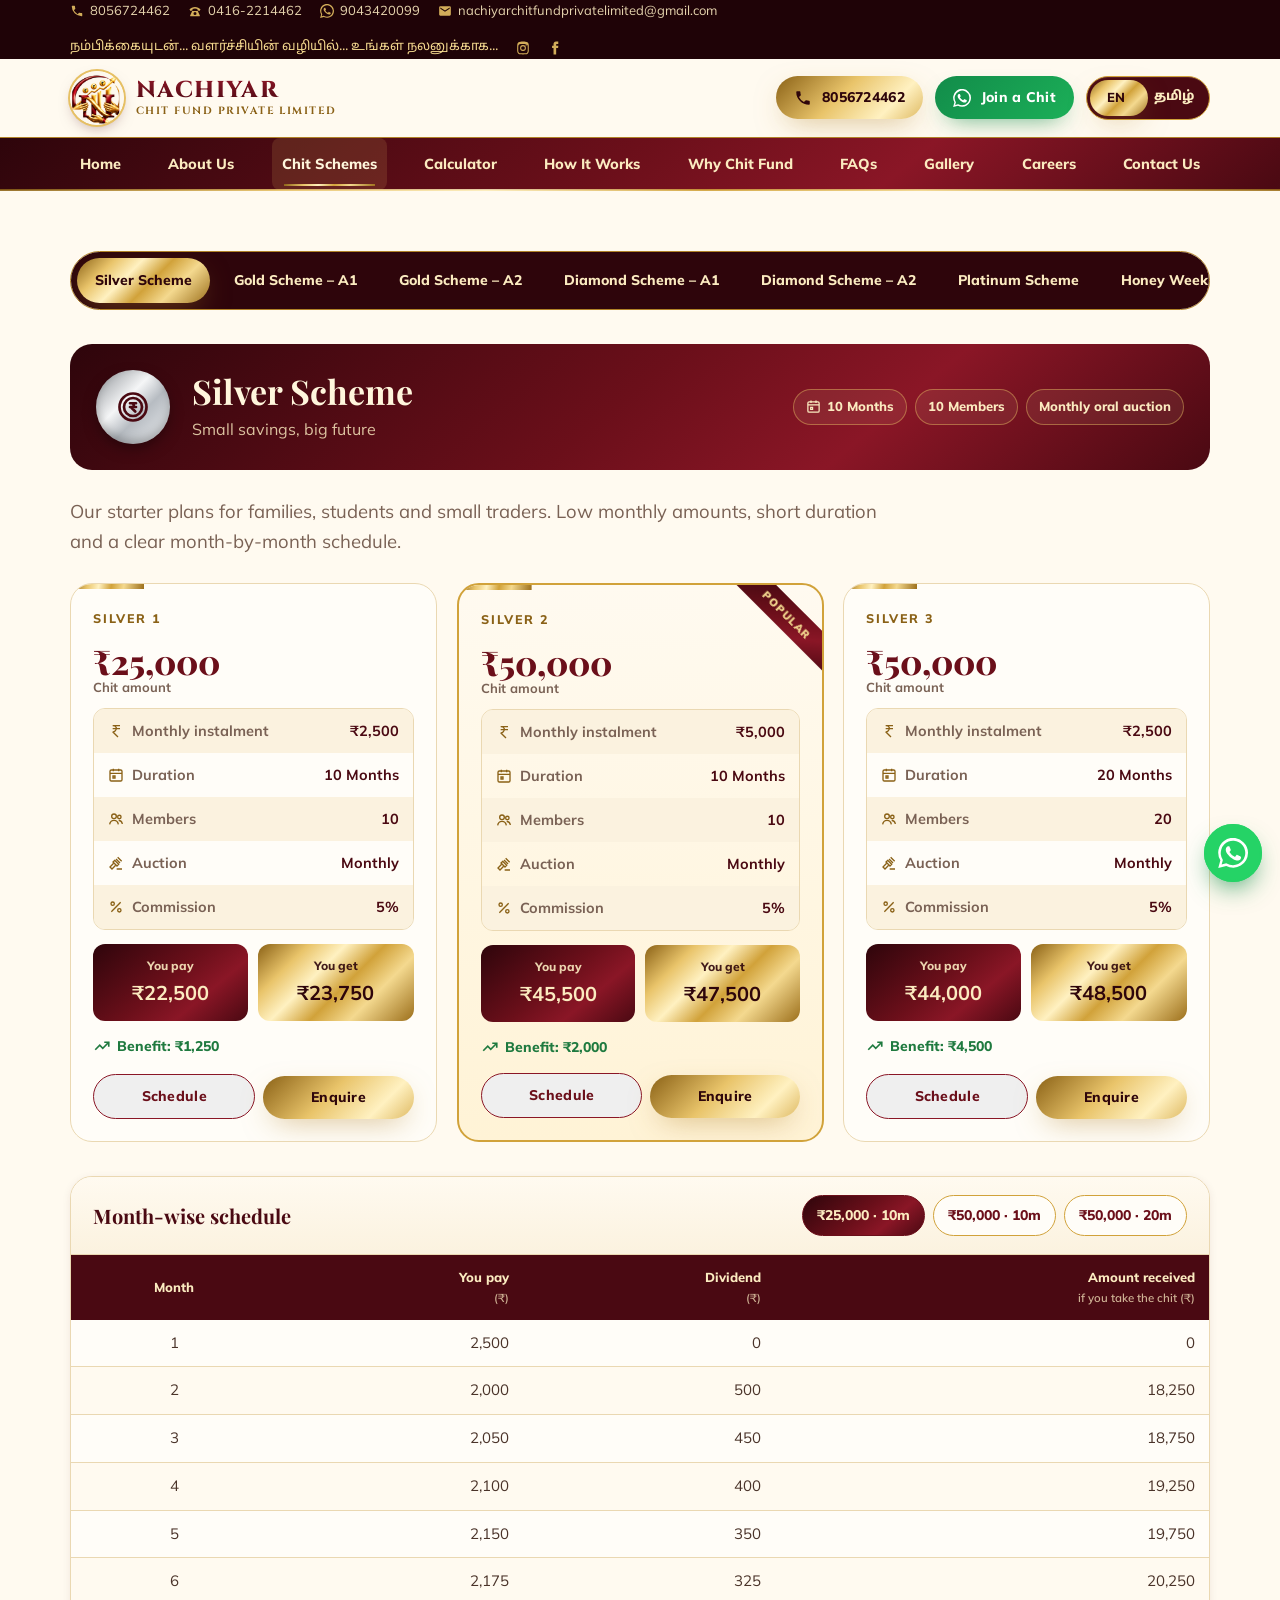
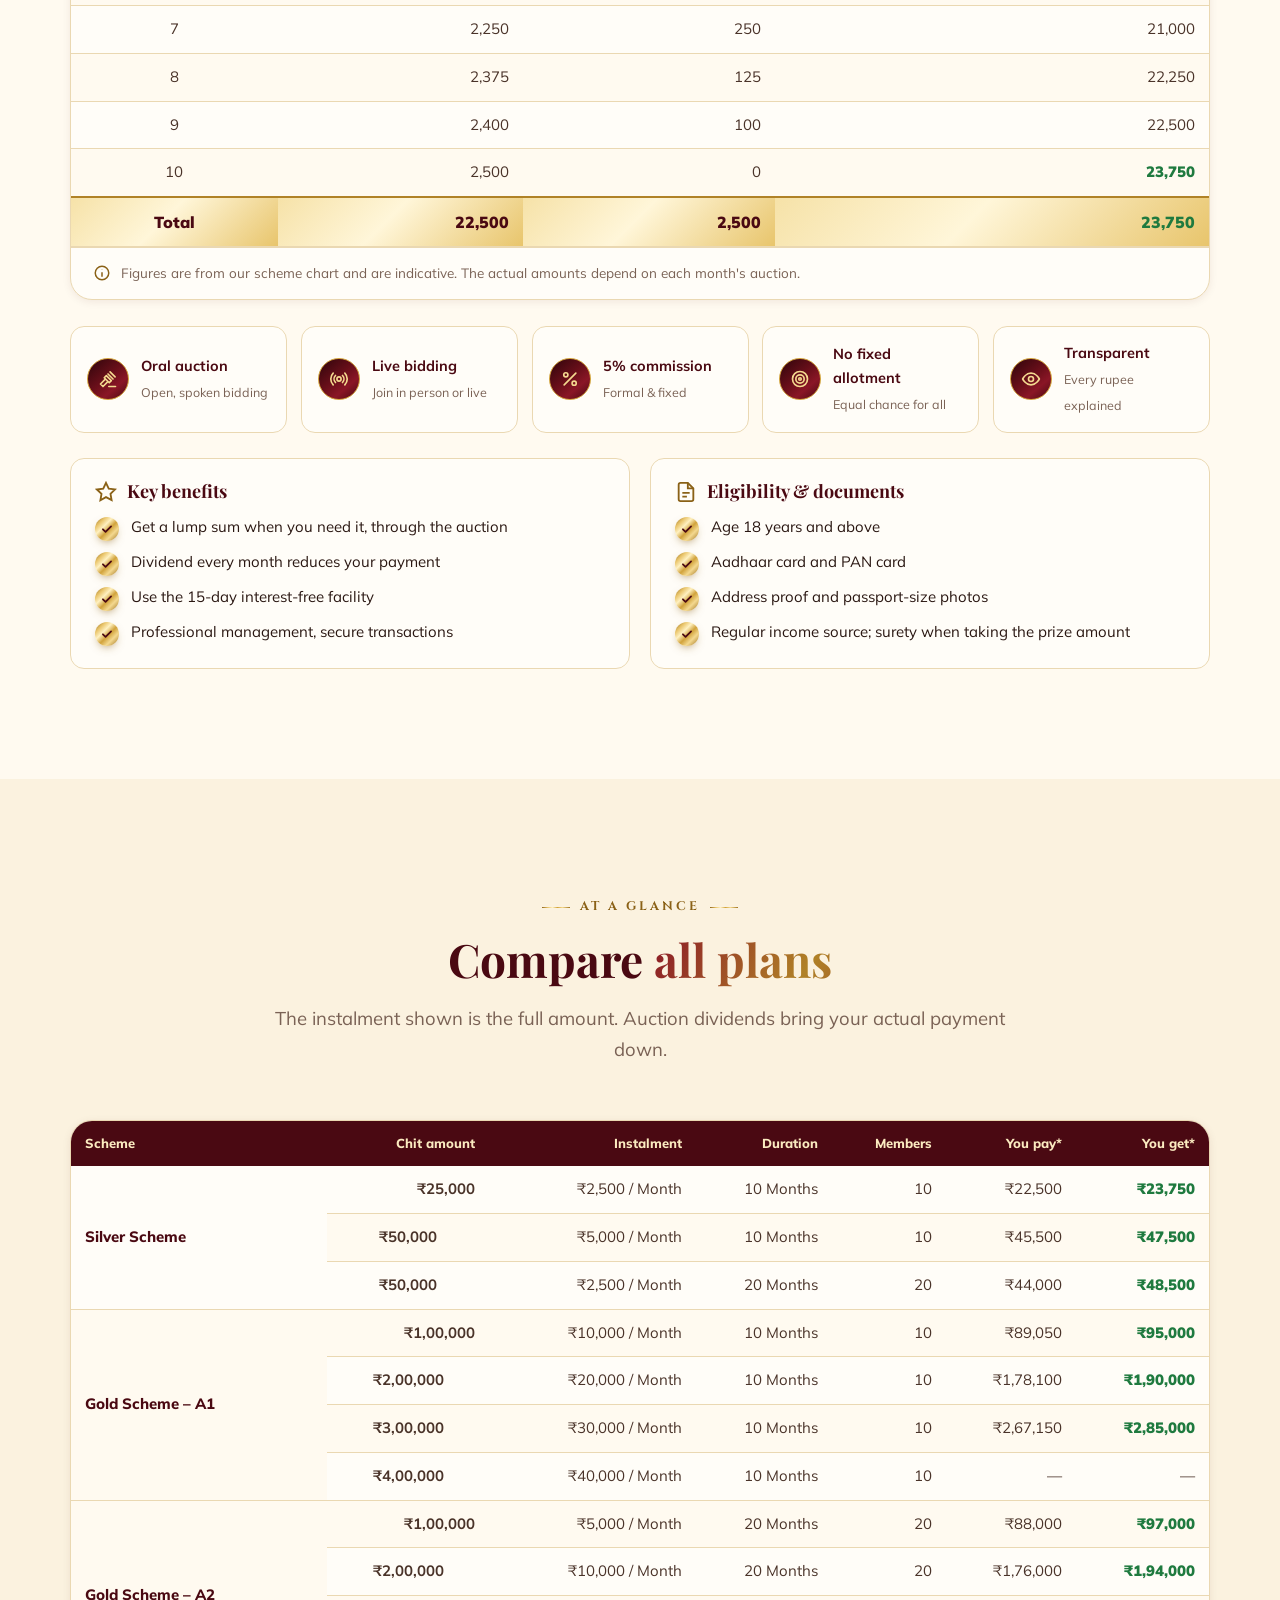
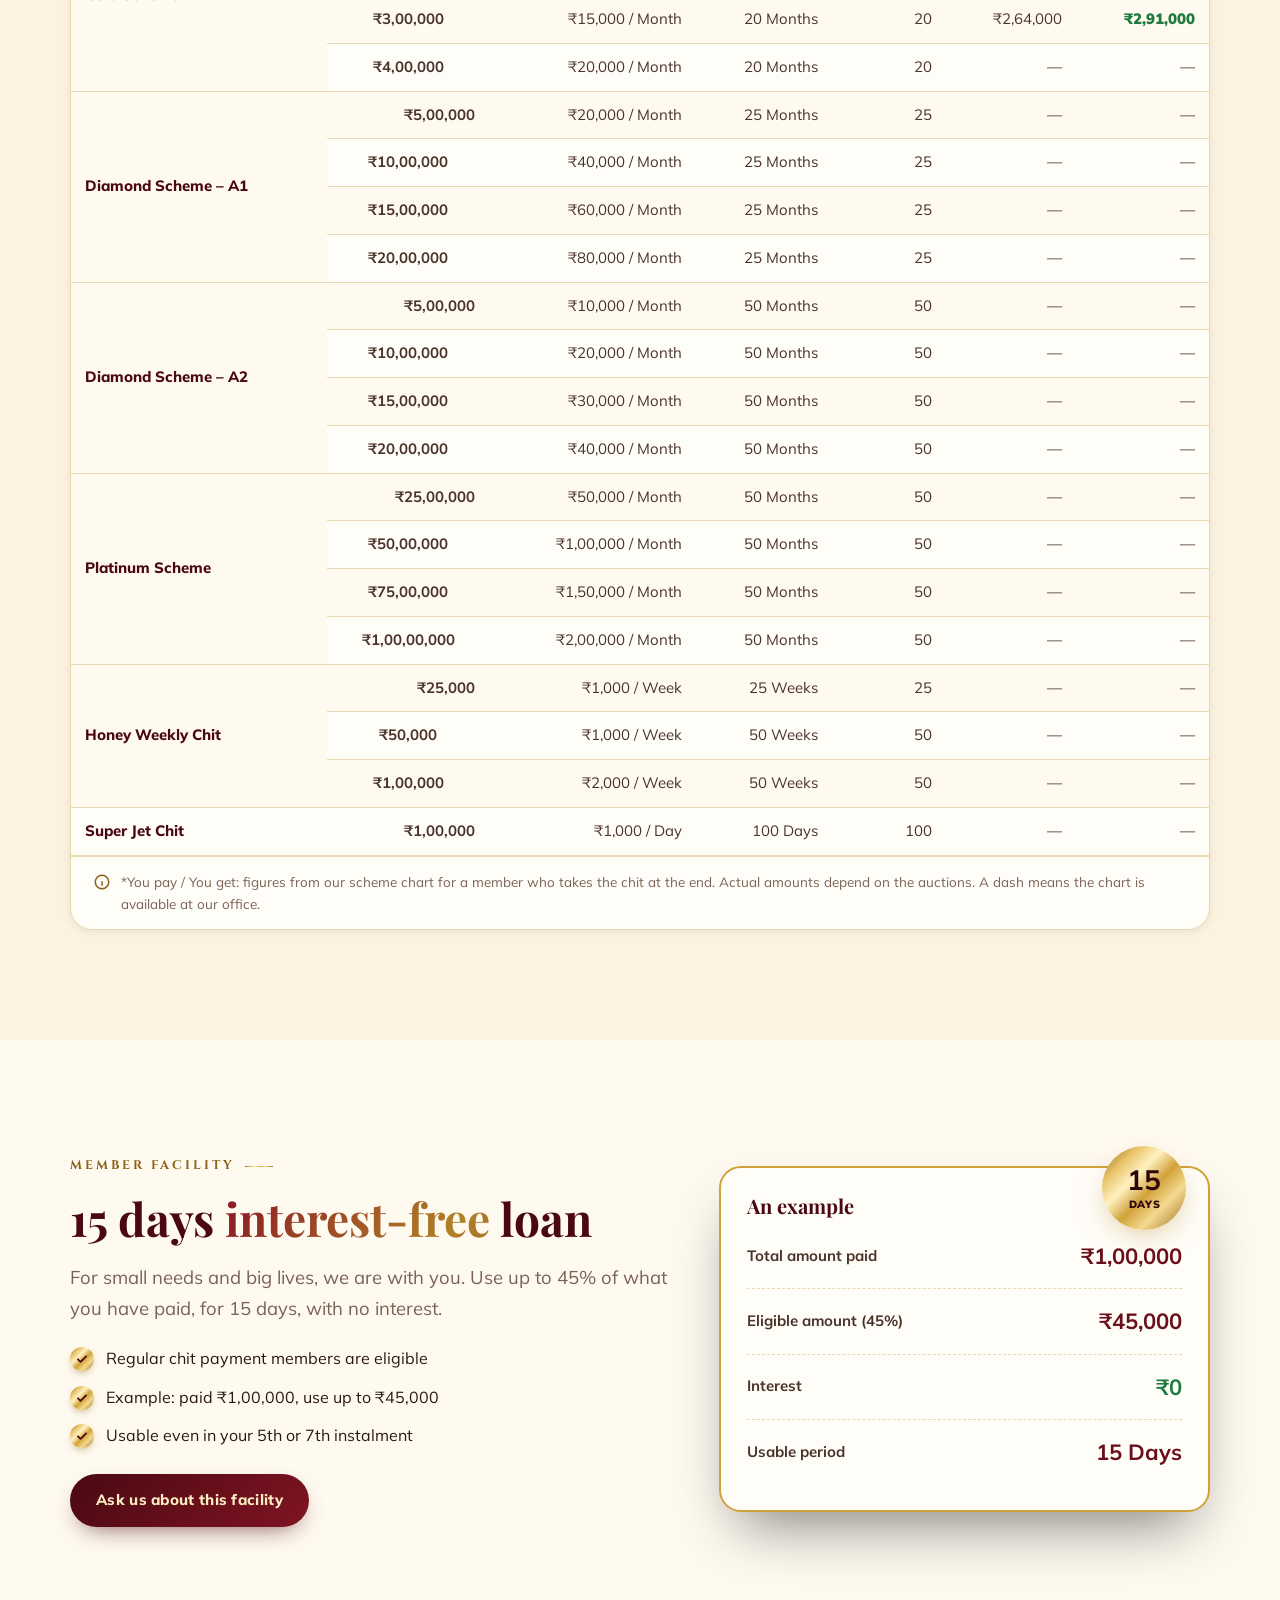
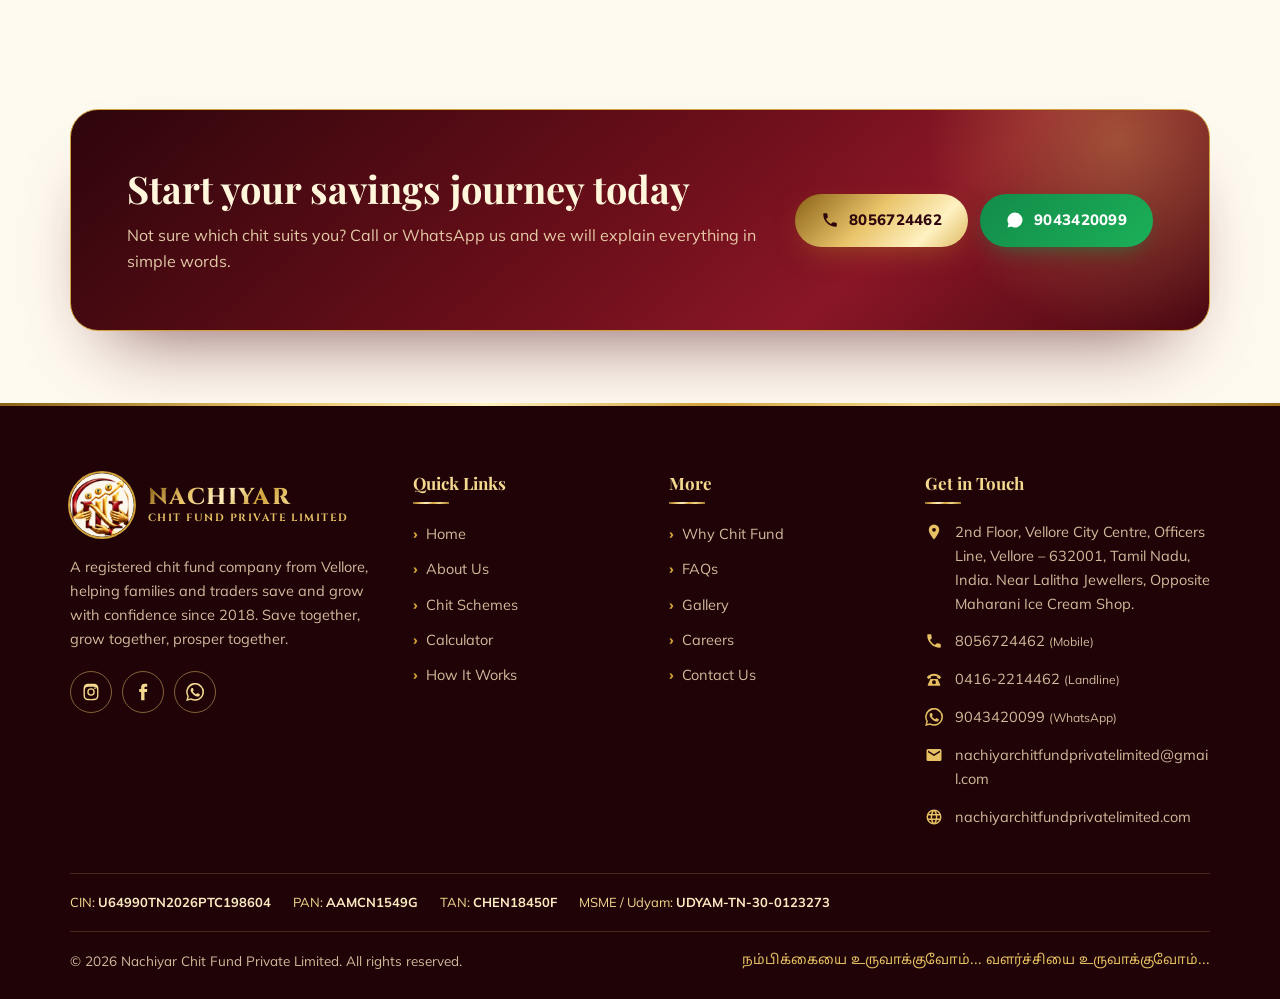
<file: schemes.html>
<!doctype html>
<html lang="en">
<head>
<meta charset="utf-8">
<meta name="viewport" content="width=device-width, initial-scale=1, viewport-fit=cover">
<title>Chit Schemes | Nachiyar Chit Fund</title>
<meta name="description" content="All Nachiyar chit schemes with chit amount, instalment, duration, members, dividend tables and payable amounts.">
<meta name="theme-color" content="#4a0912">
<meta property="og:title" content="Chit Schemes | Nachiyar Chit Fund">
<meta property="og:description" content="All Nachiyar chit schemes with chit amount, instalment, duration, members, dividend tables and payable amounts.">
<meta property="og:image" content="assets/img/logo-badge.png">
<link rel="icon" type="image/png" href="assets/img/favicon.png">
<link rel="canonical" href="https://nachiyarchitfundprivatelimited.com/schemes.html">
<link rel="preconnect" href="https://fonts.googleapis.com"><link rel="preconnect" href="https://fonts.gstatic.com" crossorigin><link rel="stylesheet" href="https://fonts.googleapis.com/css2?family=Cinzel:wght@600;700;800&family=Mulish:wght@400;600;700;800;900&family=Noto+Sans+Tamil:wght@400;600;700;800&family=Noto+Serif+Tamil:wght@600;700&family=Playfair+Display:wght@600;700;800&display=swap">
<link rel="stylesheet" href="assets/css/style.css">
</head>
<body>
<span hidden data-ta-title="சீட்டு திட்டங்கள் | நாச்சியார் சிட் ஃபண்ட்"></span>
<div id="site-header"></div>
<main id="main">
<h1 class="sr-only" data-ta="சீட்டு திட்டங்கள்">Chit Schemes</h1>

<section class="section" style="padding-top:clamp(40px,5vw,60px)">
  <div class="container">
    <div id="schemes-app"></div>
  </div>
</section>

<section class="section alt">
  <div class="container">
    <div class="section-head">
      <span class="eyebrow" data-reveal="up" data-ta="ஒரே பார்வையில்">At a glance</span>
      <h2 class="h-title" data-reveal="up" data-ta="அனைத்து திட்டங்களின் <em>ஒப்பீடு</em>">Compare <em>all plans</em></h2>
      <p class="lead" data-reveal="up" data-ta="தவணை என்பது முழுத் தொகை. ஏல ஈவுத்தொகையால் நீங்கள் செலுத்துவது குறையும்.">The instalment shown is the full amount. Auction dividends bring your actual payment down.</p>
    </div>
    <div class="table-card" data-reveal="up">
      <div class="table-scroll" id="compare-table"></div>
      <div class="table-note"><svg viewBox="0 0 24 24"><circle cx="12" cy="12" r="9"/><path d="M12 11v6M12 7.5v.5"/></svg><span data-ta="*செலுத்துவது / பெறுவது: கடைசி வரை சீட்டு எடுக்காத உறுப்பினருக்கான எங்கள் திட்ட அட்டவணை தொகைகள். உண்மையான தொகை ஏலத்தைப் பொறுத்து மாறலாம். — என்பது அட்டவணை கிடைக்கவில்லை; அலுவலகத்தில் கேளுங்கள்.">*You pay / You get: figures from our scheme chart for a member who takes the chit at the end. Actual amounts depend on the auctions. A dash means the chart is available at our office.</span></div>
    </div>
  </div>
</section>

<section class="section">
  <div class="container facility">
    <div>
      <div class="section-head left" style="margin-bottom:18px">
        <span class="eyebrow" data-reveal="left" data-ta="உறுப்பினர்களுக்கு சிறப்பு வசதி">Member facility</span>
        <h2 class="h-title" data-reveal="up" data-ta="15 நாள் <em>வட்டியில்லா</em> கடன்">15 days <em>interest-free</em> loan</h2>
        <p class="lead" data-reveal="up" data-ta="சிறிய தேவையும்... பெரிய வாழ்க்கையும்... எங்களுடன். நீங்கள் செலுத்திய தொகையின் 45% வரை 15 நாட்களுக்கு வட்டியின்றி பயன்படுத்துங்கள்.">For small needs and big lives, we are with you. Use up to 45% of what you have paid, for 15 days, with no interest.</p>
      </div>
      <ul class="check-list" data-stagger="left">
        <li data-ta="தொடர்ந்து சீட்டு செலுத்தும் உறுப்பினர்கள் தகுதியானவர்கள்">Regular chit payment members are eligible</li>
        <li data-ta="உதாரணம்: ₹1,00,000 செலுத்தியிருந்தால் ₹45,000 வரை பெறலாம்">Example: paid ₹1,00,000, use up to ₹45,000</li>
        <li data-ta="5வது அல்லது 7வது தவணையில் இருந்தாலும் பயன்படுத்தலாம்">Usable even in your 5th or 7th instalment</li>
      </ul>
      <div style="margin-top:26px" data-reveal="up"><a class="btn btn-maroon" href="contact.html" data-ta="விவரம் அறிய தொடர்பு கொள்ளுங்கள்">Ask us about this facility</a></div>
    </div>
    <div class="example-card" data-reveal="flip">
      <span class="tag15"><span><b>15</b><small data-ta="நாட்கள்">DAYS</small></span></span>
      <h3 style="font-size:20px;margin-bottom:6px" data-ta="ஒரு உதாரணம்">An example</h3>
      <div class="ex-row"><span data-ta="மொத்தம் செலுத்திய தொகை">Total amount paid</span><b>₹1,00,000</b></div>
      <div class="ex-row"><span data-ta="45% தகுதியான தொகை">Eligible amount (45%)</span><b>₹45,000</b></div>
      <div class="ex-row"><span data-ta="வட்டி">Interest</span><b class="zero">₹0</b></div>
      <div class="ex-row"><span data-ta="பயன்படுத்தும் காலம்">Usable period</span><b data-ta="15 நாட்கள்">15 Days</b></div>
    </div>
  </div>
</section>

<section class="section tight"><div class="container"><div class="cta-band" data-reveal="zoom">
<div><h2 data-ta="உங்கள் சேமிப்பு பயணத்தை இன்றே தொடங்குங்கள்">Start your savings journey today</h2>
<p data-ta="உங்களுக்கு பொருத்தமான சீட்டு எது என்று தெரியவில்லையா? அழையுங்கள் அல்லது வாட்ஸ்அப் செய்யுங்கள் — எளிய தமிழில் விளக்குகிறோம்.">Not sure which chit suits you? Call or WhatsApp us and we will explain everything in simple words.</p></div>
<div class="cta-actions"><a class="btn btn-gold" href="tel:+918056724462"><svg viewBox="0 0 24 24" fill="currentColor"><path d="M6.6 10.8a15.1 15.1 0 0 0 6.6 6.6l2.2-2.2c.3-.3.7-.4 1-.2 1.1.4 2.3.6 3.6.6.6 0 1 .4 1 1V20c0 .6-.4 1-1 1A17 17 0 0 1 3 4c0-.6.4-1 1-1h3.5c.6 0 1 .4 1 1 0 1.3.2 2.5.6 3.6.1.3 0 .7-.2 1z"/></svg>8056724462</a>
<a class="btn btn-wa" href="https://wa.me/919043420099" target="_blank" rel="noopener"><svg viewBox="0 0 24 24" fill="#fff"><path d="M12 2a10 10 0 0 0-8.6 15.1L2 22l5-1.3A10 10 0 1 0 12 2z"/></svg>9043420099</a></div>
</div></div></section>

</main>
<div id="site-footer"></div>
<script src="assets/js/data.js"></script>
<script src="assets/js/main.js"></script>
</body>
</html>
</file>
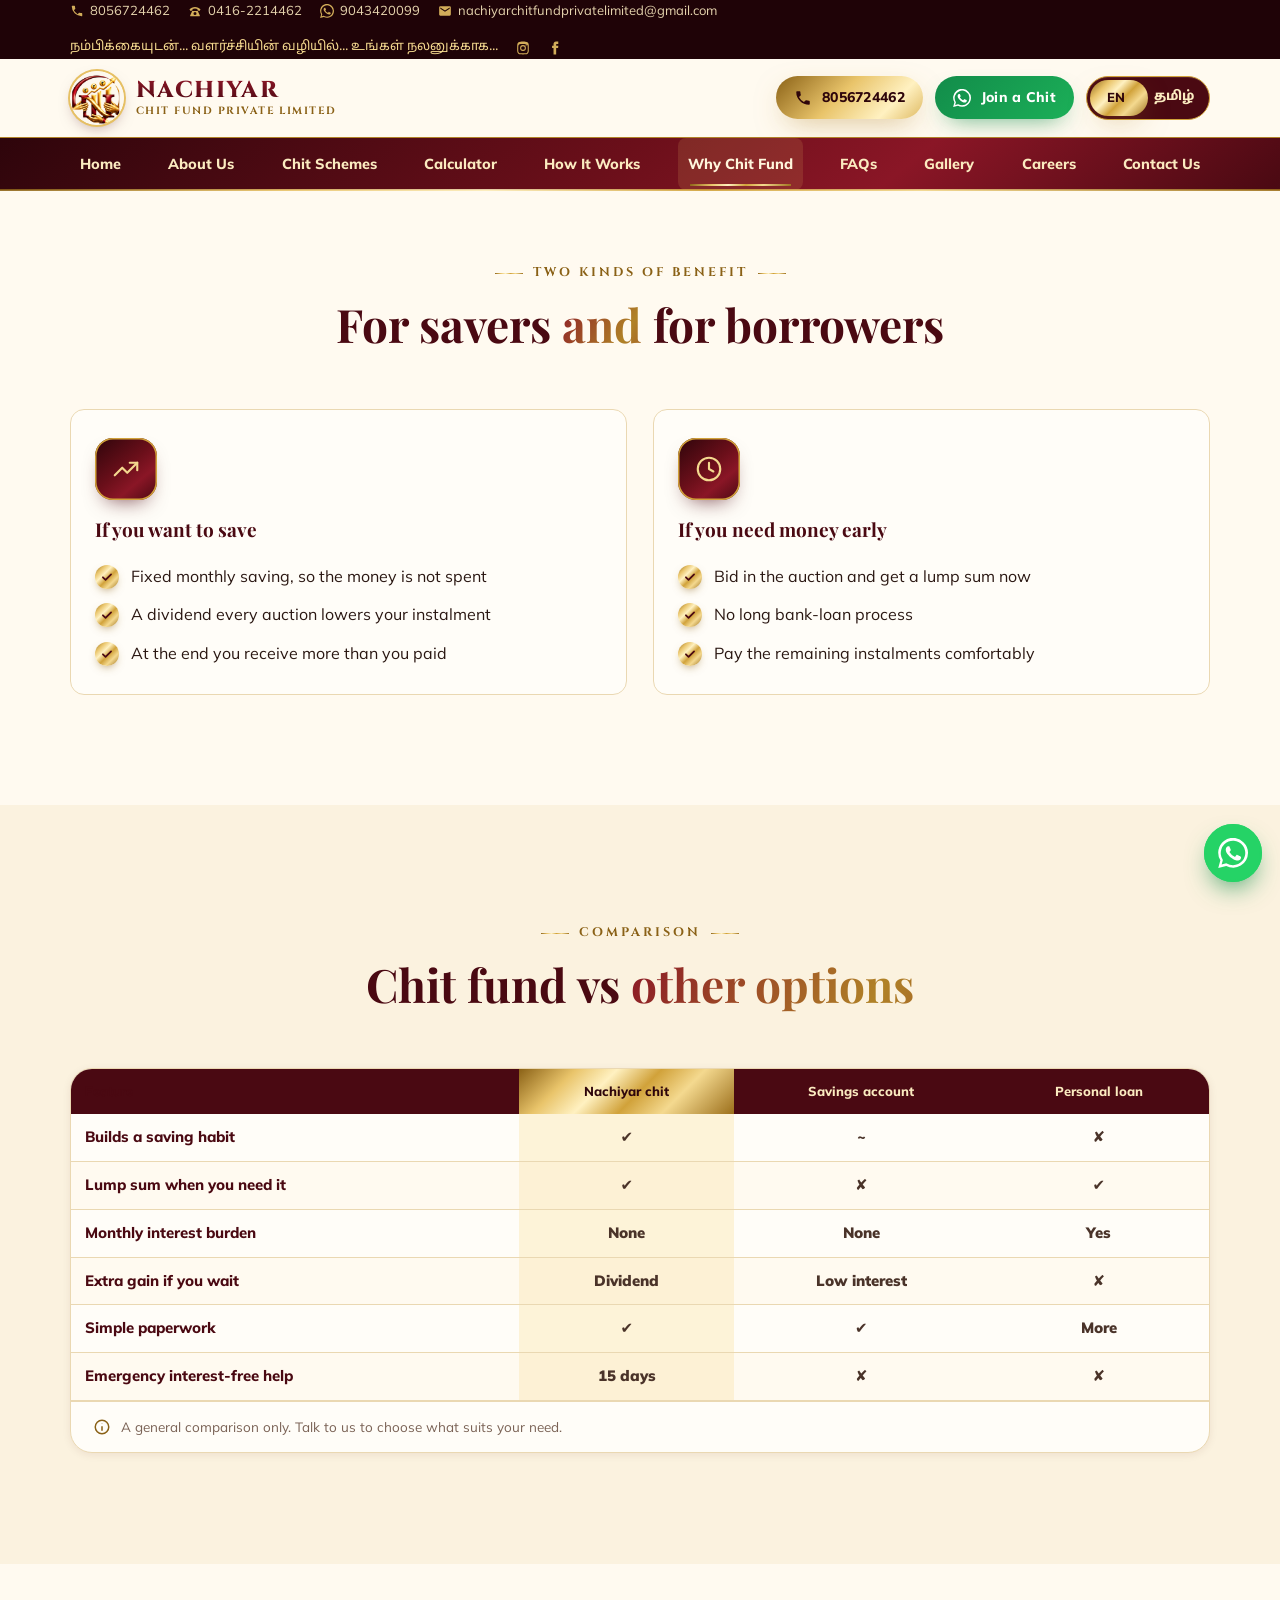
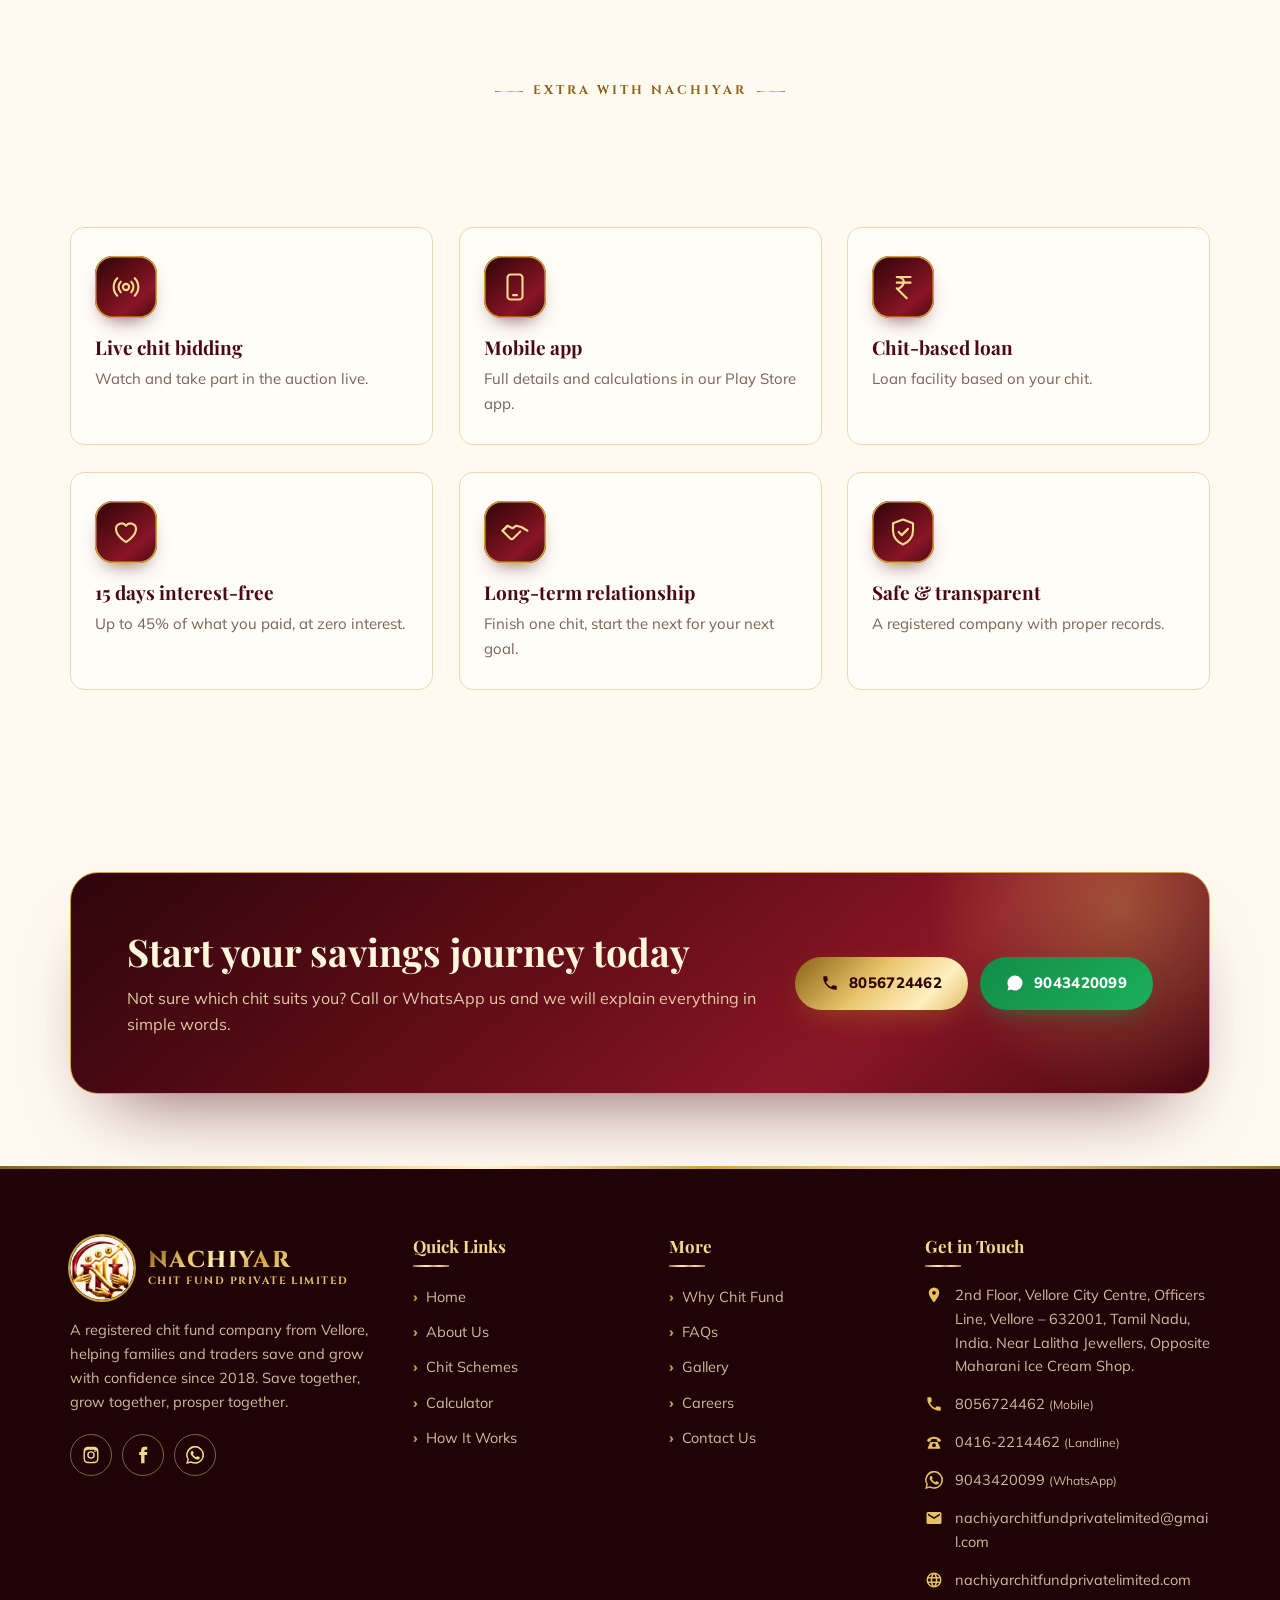
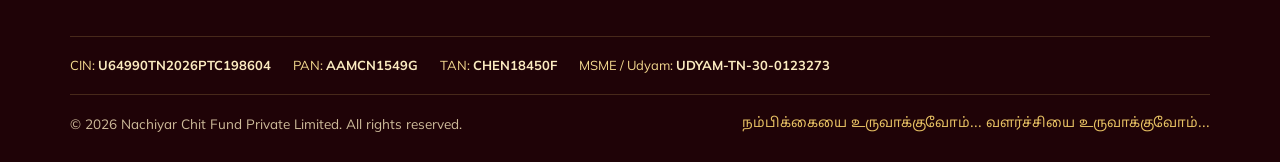
<file: why-chit-fund.html>
<!doctype html>
<html lang="en">
<head>
<meta charset="utf-8">
<meta name="viewport" content="width=device-width, initial-scale=1, viewport-fit=cover">
<title>Why Chit Fund | Nachiyar Chit Fund</title>
<meta name="description" content="Benefits of a chit fund compared with savings accounts and loans.">
<meta name="theme-color" content="#4a0912">
<meta property="og:title" content="Why Chit Fund | Nachiyar Chit Fund">
<meta property="og:description" content="Benefits of a chit fund compared with savings accounts and loans.">
<meta property="og:image" content="assets/img/logo-badge.png">
<link rel="icon" type="image/png" href="assets/img/favicon.png">
<link rel="canonical" href="https://nachiyarchitfundprivatelimited.com/why-chit-fund.html">
<link rel="preconnect" href="https://fonts.googleapis.com"><link rel="preconnect" href="https://fonts.gstatic.com" crossorigin><link rel="stylesheet" href="https://fonts.googleapis.com/css2?family=Cinzel:wght@600;700;800&family=Mulish:wght@400;600;700;800;900&family=Noto+Sans+Tamil:wght@400;600;700;800&family=Noto+Serif+Tamil:wght@600;700&family=Playfair+Display:wght@600;700;800&display=swap">
<link rel="stylesheet" href="assets/css/style.css">
</head>
<body>
<span hidden data-ta-title="ஏன் சீட்டு? | நாச்சியார் சிட் ஃபண்ட்"></span>
<div id="site-header"></div>
<main id="main">
<h1 class="sr-only" data-ta="ஏன் சீட்டு?">Why Chit Fund</h1>

<section class="section">
  <div class="container">
    <div class="section-head">
      <span class="eyebrow" data-reveal="up" data-ta="இரண்டு வகையான பலன்">Two kinds of benefit</span>
      <h2 class="h-title" data-reveal="up" data-ta="சேமிப்பவருக்கும், <em>கடன் தேவைப்படுபவருக்கும்</em>">For savers <em>and</em> for borrowers</h2>
    </div>
    <div class="grid g-2" data-stagger="up">
      <div class="feature"><div class="f-icon"><svg viewBox="0 0 24 24"><path d="M3 17l6-6 4 4 8-8"/><path d="M15 7h6v6"/></svg></div><h3 data-ta="சேமிக்க விரும்புபவர்களுக்கு">If you want to save</h3>
        <ul class="check-list"><li data-ta="கட்டாய மாதச் சேமிப்பு — பணம் செலவாகாது">Fixed monthly saving, so the money is not spent</li><li data-ta="ஒவ்வொரு ஏலத்திலும் ஈவுத்தொகை — தவணை குறையும்">A dividend every auction lowers your instalment</li><li data-ta="கடைசியில் செலுத்தியதைவிட அதிக தொகை">At the end you receive more than you paid</li></ul></div>
      <div class="feature"><div class="f-icon"><svg viewBox="0 0 24 24"><circle cx="12" cy="12" r="9"/><path d="M12 7v5l3.5 2"/></svg></div><h3 data-ta="விரைவில் பணம் தேவைப்படுபவர்களுக்கு">If you need money early</h3>
        <ul class="check-list"><li data-ta="ஏலத்தில் எடுத்து மொத்தப் பணம் உடனே">Bid in the auction and get a lump sum now</li><li data-ta="வங்கிக் கடன் போல நீண்ட நடைமுறை இல்லை">No long bank-loan process</li><li data-ta="மீதி தவணைகளை வசதியாக செலுத்துங்கள்">Pay the remaining instalments comfortably</li></ul></div>
    </div>
  </div>
</section>

<section class="section alt">
  <div class="container">
    <div class="section-head">
      <span class="eyebrow" data-reveal="up" data-ta="ஒப்பீடு">Comparison</span>
      <h2 class="h-title" data-reveal="up" data-ta="சீட்டு vs <em>மற்ற வழிகள்</em>">Chit fund vs <em>other options</em></h2>
    </div>
    <div class="table-card" data-reveal="up">
      <div class="table-scroll">
        <table class="data cmp">
          <thead><tr><th data-ta="அம்சம்">Feature</th><th class="us" data-ta="நாச்சியார் சீட்டு">Nachiyar chit</th><th data-ta="சேமிப்புக் கணக்கு">Savings account</th><th data-ta="தனிநபர் கடன்">Personal loan</th></tr></thead>
          <tbody>
            <tr><td data-ta="ஒழுங்கான சேமிப்பு பழக்கம்">Builds a saving habit</td><td class="us yes">✔</td><td class="mid">~</td><td class="no">✘</td></tr>
            <tr><td data-ta="தேவைப்படும்போது மொத்தப் பணம்">Lump sum when you need it</td><td class="us yes">✔</td><td class="no">✘</td><td class="yes">✔</td></tr>
            <tr><td data-ta="மாத வட்டி சுமை">Monthly interest burden</td><td class="us yes" data-ta="இல்லை">None</td><td class="yes" data-ta="இல்லை">None</td><td class="no" data-ta="உண்டு">Yes</td></tr>
            <tr><td data-ta="காத்திருப்பவருக்கு கூடுதல் பலன்">Extra gain if you wait</td><td class="us yes" data-ta="ஈவுத்தொகை">Dividend</td><td class="mid" data-ta="குறைந்த வட்டி">Low interest</td><td class="no">✘</td></tr>
            <tr><td data-ta="எளிய ஆவணங்கள்">Simple paperwork</td><td class="us yes">✔</td><td class="yes">✔</td><td class="mid" data-ta="அதிகம்">More</td></tr>
            <tr><td data-ta="அவசர வட்டியில்லா வசதி">Emergency interest-free help</td><td class="us yes" data-ta="15 நாள்">15 days</td><td class="no">✘</td><td class="no">✘</td></tr>
          </tbody>
        </table>
      </div>
      <div class="table-note"><svg viewBox="0 0 24 24"><circle cx="12" cy="12" r="9"/><path d="M12 11v6M12 7.5v.5"/></svg><span data-ta="இது பொதுவான ஒப்பீடு மட்டுமே. உங்கள் தேவைக்கு ஏற்ற வழியைத் தேர்ந்தெடுக்க எங்களிடம் பேசுங்கள்.">A general comparison only. Talk to us to choose what suits your need.</span></div>
    </div>
  </div>
</section>

<section class="section">
  <div class="container">
    <div class="section-head">
      <span class="eyebrow" data-reveal="up" data-ta="நாச்சியாரில் கூடுதல்">Extra with Nachiyar</span>
      <h2 class="h-title" data-reveal="up" data-ta="எங்கள் உறுப்பினர்களுக்கு <em>கூடுதல் வசதிகள்</em>">More for our <em>members</em></h2>
    </div>
    <div class="grid g-3" data-stagger="flip">
      <div class="feature"><div class="f-icon"><svg viewBox="0 0 24 24"><circle cx="12" cy="12" r="2.5"/><path d="M7.8 7.8a6 6 0 0 0 0 8.4M16.2 7.8a6 6 0 0 1 0 8.4M5 5a10 10 0 0 0 0 14M19 5a10 10 0 0 1 0 14"/></svg></div><h3 data-ta="நேரடி சீட்டு ஏலம்">Live chit bidding</h3><p data-ta="ஏலத்தை நேரடியாக பார்த்து பங்கேற்கலாம்.">Watch and take part in the auction live.</p></div>
      <div class="feature"><div class="f-icon"><svg viewBox="0 0 24 24"><rect x="6" y="2" width="12" height="20" rx="2.5"/><path d="M10.5 18.5h3"/></svg></div><h3 data-ta="மொபைல் ஆப்">Mobile app</h3><p data-ta="Play Store-ல் உள்ள ஆப்-ல் முழு விவரமும் கணக்கும்.">Full details and calculations in our Play Store app.</p></div>
      <div class="feature"><div class="f-icon"><svg viewBox="0 0 24 24"><path d="M7 4h11M7 8.5h11M7 4c6 0 7 4.5 4 7.5S7 13 7 13l8 8"/></svg></div><h3 data-ta="சீட்டு அடிப்படை கடன்">Chit-based loan</h3><p data-ta="உங்கள் சீட்டு அடிப்படையில் கடன் வசதி.">Loan facility based on your chit.</p></div>
      <div class="feature"><div class="f-icon"><svg viewBox="0 0 24 24"><path d="M12 20s-8-4.6-8-10.4A4.4 4.4 0 0 1 12 7a4.4 4.4 0 0 1 8 2.6C20 15.4 12 20 12 20z"/></svg></div><h3 data-ta="15 நாள் வட்டியில்லா">15 days interest-free</h3><p data-ta="செலுத்தியதில் 45% வரை, வட்டி இல்லாமல்.">Up to 45% of what you paid, at zero interest.</p></div>
      <div class="feature"><div class="f-icon"><svg viewBox="0 0 24 24"><path d="M2 11l4-4 4 2 3-2 4 1 5 3"/><path d="M6 7l-4 4 6 6c.8.8 2 .8 2.8 0l5.4-5.4"/></svg></div><h3 data-ta="நீண்ட கால உறவு">Long-term relationship</h3><p data-ta="ஒரு சீட்டு முடிந்ததும் அடுத்த இலக்குக்கு அடுத்த திட்டம்.">Finish one chit, start the next for your next goal.</p></div>
      <div class="feature"><div class="f-icon"><svg viewBox="0 0 24 24"><path d="M12 2l8 3v6c0 5-3.4 9.4-8 11-4.6-1.6-8-6-8-11V5z"/><path d="M8.5 12l2.5 2.5L16 9.5"/></svg></div><h3 data-ta="பாதுகாப்பு & வெளிப்படை">Safe & transparent</h3><p data-ta="பதிவு செய்யப்பட்ட நிறுவனம், முறையான கணக்குகள்.">A registered company with proper records.</p></div>
    </div>
  </div>
</section>

<section class="section tight"><div class="container"><div class="cta-band" data-reveal="zoom">
<div><h2 data-ta="உங்கள் சேமிப்பு பயணத்தை இன்றே தொடங்குங்கள்">Start your savings journey today</h2>
<p data-ta="உங்களுக்கு பொருத்தமான சீட்டு எது என்று தெரியவில்லையா? அழையுங்கள் அல்லது வாட்ஸ்அப் செய்யுங்கள் — எளிய தமிழில் விளக்குகிறோம்.">Not sure which chit suits you? Call or WhatsApp us and we will explain everything in simple words.</p></div>
<div class="cta-actions"><a class="btn btn-gold" href="tel:+918056724462"><svg viewBox="0 0 24 24" fill="currentColor"><path d="M6.6 10.8a15.1 15.1 0 0 0 6.6 6.6l2.2-2.2c.3-.3.7-.4 1-.2 1.1.4 2.3.6 3.6.6.6 0 1 .4 1 1V20c0 .6-.4 1-1 1A17 17 0 0 1 3 4c0-.6.4-1 1-1h3.5c.6 0 1 .4 1 1 0 1.3.2 2.5.6 3.6.1.3 0 .7-.2 1z"/></svg>8056724462</a>
<a class="btn btn-wa" href="https://wa.me/919043420099" target="_blank" rel="noopener"><svg viewBox="0 0 24 24" fill="#fff"><path d="M12 2a10 10 0 0 0-8.6 15.1L2 22l5-1.3A10 10 0 1 0 12 2z"/></svg>9043420099</a></div>
</div></div></section>

</main>
<div id="site-footer"></div>
<script src="assets/js/data.js"></script>
<script src="assets/js/main.js"></script>
</body>
</html>
</file>
<file: assets/css/style.css>
/* =========================================================
   Nachiyar Chit Fund Private Limited — Design System
   Layout concept: carved-gold temple ledger — maroon velvet bands
   alternate with ivory ledger pages; gold rules frame every figure.
   ========================================================= */
:root{
  --maroon-950:#1f0307;
  --maroon-900:#2e050b;
  --maroon-800:#4a0912;
  --maroon-700:#6b0f1a;
  --maroon-600:#8a1626;
  --maroon-500:#a8283a;
  --gold-700:#8a6116;
  --gold-600:#b08227;
  --gold-500:#d1a23a;
  --gold-400:#e6c063;
  --gold-300:#f4d98f;
  --gold-200:#fbebc0;
  --ivory:#fffaf0;
  --ivory-2:#fbf2df;
  --paper:#fffdf8;
  --ink:#2a1712;
  --ink-2:#4a3329;
  --muted:#7a6255;
  --line:#ead8b2;
  --green:#1f7a3f;
  --red:#b3261e;
  --gold-grad:linear-gradient(135deg,#8a6116 0%,#e9c46a 22%,#fff1c1 38%,#d1a23a 55%,#f4d98f 72%,#9c6f1b 100%);
  --gold-grad-soft:linear-gradient(135deg,#f6e2a8,#fff6d9 45%,#e8c56c);
  --maroon-grad:linear-gradient(140deg,#2e050b 0%,#6b0f1a 48%,#8a1626 70%,#4a0912 100%);
  --shadow-sm:0 2px 8px rgba(74,9,18,.08);
  --shadow:0 14px 40px -12px rgba(74,9,18,.28);
  --shadow-gold:0 10px 30px -10px rgba(177,130,39,.55);
  --radius:14px;
  --radius-lg:22px;
  --f-display:"Cinzel","Playfair Display",Georgia,serif;
  --f-head:"Playfair Display",Georgia,"Times New Roman",serif;
  --f-body:"Mulish","Segoe UI",system-ui,-apple-system,sans-serif;
  --f-ta:"Noto Sans Tamil","Latha","Nirmala UI",sans-serif;
  --f-ta-head:"Noto Serif Tamil","Noto Sans Tamil","Latha",serif;
  --container:1220px;
  --gutter:clamp(16px,4vw,40px);
  --header-h:78px;
  --nav-h:52px;
  color-scheme:light;
}
html[lang="ta"]{
  --f-head:var(--f-ta-head);
  --f-body:var(--f-ta);
}
*,*::before,*::after{box-sizing:border-box}
html{scroll-behavior:smooth;-webkit-text-size-adjust:100%}
body{
  margin:0;font-family:var(--f-body);font-size:16px;line-height:1.65;color:var(--ink);
  background:var(--ivory);overflow-x:hidden;
}
html[lang="ta"] body{font-size:15.5px;line-height:1.8}
main{overflow-x:clip}
main>.section:first-of-type{padding-top:clamp(40px,5vw,64px)}
img{max-width:100%;display:block}
a{color:inherit;text-decoration:none}
button{font:inherit;cursor:pointer}
h1,h2,h3,h4{font-family:var(--f-head);line-height:1.2;margin:0;text-wrap:balance;color:var(--maroon-800)}
p{margin:0}
:focus-visible{outline:3px solid var(--gold-500);outline-offset:3px;border-radius:6px}
.container{width:100%;max-width:var(--container);margin-inline:auto;padding-inline:var(--gutter)}
.num,.tabular{font-variant-numeric:tabular-nums}
.sr-only{position:absolute;width:1px;height:1px;overflow:hidden;clip:rect(0 0 0 0);white-space:nowrap}

/* ---------- Preloader ---------- */
#preloader{position:fixed;inset:0;z-index:9999;display:grid;place-items:center;background:var(--maroon-grad);transition:opacity .6s ease,visibility .6s}
#preloader.done{opacity:0;visibility:hidden}
.pl-inner{position:relative;width:132px;height:132px;display:grid;place-items:center}
.pl-inner img{width:96px;height:96px;border-radius:50%;animation:plPulse 1.6s ease-in-out infinite}
.pl-ring{position:absolute;inset:0;border-radius:50%;border:3px solid transparent;border-top-color:var(--gold-400);border-right-color:var(--gold-600);animation:spin 1.1s linear infinite}
.pl-ring.r2{inset:-12px;border-top-color:transparent;border-bottom-color:var(--gold-300);animation-duration:1.8s;animation-direction:reverse;opacity:.7}
.pl-text{position:absolute;top:calc(100% + 26px);left:50%;transform:translateX(-50%);white-space:nowrap;font-family:var(--f-display);letter-spacing:.32em;color:var(--gold-300);font-size:13px}
@keyframes spin{to{transform:rotate(360deg)}}
@keyframes plPulse{50%{transform:scale(.92);filter:brightness(1.15)}}

body.page-enter main{animation:pageIn .8s cubic-bezier(.2,.7,.2,1) both}
@keyframes pageIn{from{opacity:0;transform:translateY(18px)}to{opacity:1;transform:none}}

/* ---------- Scroll progress ---------- */
#scroll-progress{position:fixed;top:0;left:0;height:3px;width:100%;z-index:1200;background:var(--gold-grad);transform-origin:left;transform:scaleX(0)}

/* ---------- Top bar ---------- */
.topbar{background:var(--maroon-950);color:var(--gold-200);font-size:13px}
.topbar .container{display:flex;align-items:center;justify-content:space-between;gap:16px;min-height:38px;flex-wrap:wrap}
.topbar a{display:inline-flex;align-items:center;gap:6px;opacity:.9;transition:opacity .2s,color .2s}
.topbar a:hover{opacity:1;color:#fff}
.topbar .tb-left,.topbar .tb-right{display:flex;gap:18px;align-items:center;flex-wrap:wrap}
.topbar svg{width:14px;height:14px;fill:var(--gold-400)}
.tb-tag{font-family:var(--f-ta);color:var(--gold-300)}

/* ---------- Header ---------- */
.site-header{position:sticky;top:env(safe-area-inset-top,0px);z-index:1000;background:rgba(255,250,240,.92);backdrop-filter:blur(12px);-webkit-backdrop-filter:blur(12px);border-bottom:1px solid var(--line);transition:box-shadow .3s,background .3s}
.site-header.scrolled{box-shadow:0 10px 30px -18px rgba(74,9,18,.45);background:rgba(255,250,240,.97)}
.site-header::after{content:"";position:absolute;left:0;right:0;bottom:-1px;height:2px;background:var(--gold-grad);opacity:.85}
.nav-wrap{display:flex;align-items:center;gap:18px;min-height:var(--header-h);transition:min-height .35s}
.site-header.scrolled .nav-wrap{min-height:64px}
.site-header.scrolled .brand img{width:46px;height:46px}
.brand{display:flex;align-items:center;gap:12px;flex-shrink:0}
.brand img{width:54px;height:54px;border-radius:50%;box-shadow:0 0 0 2px var(--gold-400),0 6px 16px -6px rgba(74,9,18,.5);transition:transform .6s cubic-bezier(.2,.7,.2,1)}
.brand:hover img{transform:rotate(-12deg) scale(1.05)}
.brand-text{display:flex;flex-direction:column;line-height:1.05}
.brand-name{font-family:var(--f-display);font-weight:800;font-size:23px;letter-spacing:.06em;background:linear-gradient(180deg,#8a1626,#4a0912);-webkit-background-clip:text;background-clip:text;color:transparent}
.brand-sub{font-family:var(--f-display);font-size:10.5px;letter-spacing:.14em;color:var(--gold-700);font-weight:700;margin-top:3px}
.main-nav{position:relative;background:var(--maroon-grad);border-top:1px solid var(--gold-600)}
.main-nav::before{content:"";position:absolute;inset:0;pointer-events:none;background:linear-gradient(110deg,transparent 40%,rgba(255,241,193,.10) 50%,transparent 60%);background-size:250% 100%;animation:navSheen 7s linear infinite}
@keyframes navSheen{from{background-position:150% 0}to{background-position:-100% 0}}
.main-nav ul{list-style:none;margin:0;padding:0;display:flex;gap:2px;align-items:center;justify-content:space-between;min-height:var(--nav-h)}
.main-nav ul a{position:relative;display:block;white-space:nowrap;padding:14px 10px;font-weight:800;font-size:14.5px;color:var(--gold-200);border-radius:8px;transition:color .25s,background .25s}
html[lang="ta"] .main-nav ul a{font-size:13.5px;padding:14px 7px}
.main-nav ul a::after{content:"";position:absolute;left:12px;right:12px;bottom:4px;height:2px;background:var(--gold-grad);transform:scaleX(0);transform-origin:right;transition:transform .35s ease}
.main-nav ul a:hover,.main-nav ul a.active{color:#fff6dc}
.main-nav ul a.active{background:rgba(230,192,99,.14)}
.main-nav ul a:hover::after,.main-nav ul a.active::after{transform:scaleX(1);transform-origin:left}
.nav-actions{display:flex;align-items:center;gap:12px;margin-left:auto}
.hdr-cta{display:inline-flex}
.lang-switch{position:relative;display:inline-flex;background:var(--maroon-800);border-radius:999px;padding:3px;border:1px solid var(--gold-500);box-shadow:inset 0 1px 0 rgba(255,255,255,.08)}
.lang-switch button{position:relative;z-index:1;border:0;background:none;color:var(--gold-200);font-weight:800;font-size:13px;padding:7px 12px;border-radius:999px;transition:color .3s;min-width:52px}
.lang-switch button[aria-pressed="true"]{color:var(--maroon-900)}
.lang-switch .lang-pill{position:absolute;top:3px;bottom:3px;left:3px;width:calc(50% - 3px);border-radius:999px;background:var(--gold-grad);box-shadow:var(--shadow-gold);transition:transform .45s cubic-bezier(.6,-0.2,.3,1.3)}
.lang-switch[data-lang="ta"] .lang-pill{transform:translateX(100%)}
.lang-switch .ta-btn{font-family:var(--f-ta)}
.menu-toggle{display:none;width:46px;height:46px;border-radius:12px;border:1px solid var(--gold-500);background:var(--maroon-800);position:relative}
.menu-toggle span{position:absolute;left:12px;right:12px;height:2px;background:var(--gold-300);border-radius:2px;transition:transform .35s,opacity .25s,top .35s}
.menu-toggle span:nth-child(1){top:15px}.menu-toggle span:nth-child(2){top:22px}.menu-toggle span:nth-child(3){top:29px}
.menu-open .menu-toggle span:nth-child(1){top:22px;transform:rotate(45deg)}
.menu-open .menu-toggle span:nth-child(2){opacity:0}
.menu-open .menu-toggle span:nth-child(3){top:22px;transform:rotate(-45deg)}

/* ---------- Buttons ---------- */
.btn{--bg:var(--gold-grad);position:relative;isolation:isolate;overflow:hidden;display:inline-flex;align-items:center;justify-content:center;gap:10px;padding:14px 26px;border-radius:999px;font-weight:800;font-size:15px;letter-spacing:.02em;border:0;transition:transform .25s ease,box-shadow .3s ease;white-space:nowrap;min-height:48px}
.btn svg{width:18px;height:18px;flex-shrink:0;transition:transform .3s}
.btn:hover svg{transform:translateX(4px)}
.btn::before{content:"";position:absolute;inset:0;z-index:-1;background:var(--bg);background-size:200% 200%;transition:background-position .6s}
.btn::after{content:"";position:absolute;top:0;left:-80%;width:50%;height:100%;z-index:-1;background:linear-gradient(105deg,transparent,rgba(255,255,255,.65),transparent);transform:skewX(-20deg);transition:left .7s ease}
.btn:hover::after{left:130%}
.btn:hover::before{background-position:100% 0}
.btn:active{transform:scale(.97)}
.btn-gold{color:var(--maroon-900);box-shadow:var(--shadow-gold)}
.btn-gold:hover{box-shadow:0 16px 36px -12px rgba(177,130,39,.75)}
.btn-maroon{--bg:linear-gradient(135deg,#4a0912,#8a1626 60%,#6b0f1a);color:var(--gold-200);box-shadow:0 10px 26px -12px rgba(74,9,18,.8)}
.btn-outline{--bg:transparent;color:var(--gold-200);border:1.5px solid var(--gold-400)}
.btn-outline:hover{background:rgba(230,192,99,.12)}
.btn-outline-dark{--bg:transparent;color:var(--maroon-700);border:1.5px solid var(--maroon-600)}
.btn-outline-dark:hover{background:rgba(138,22,38,.06)}
.btn-wa{--bg:linear-gradient(135deg,#128c4a,#25d366);color:#fff;box-shadow:0 10px 24px -12px rgba(18,140,74,.8)}
.btn-sm{padding:10px 18px;font-size:14px;min-height:42px}
.ripple{position:absolute;border-radius:50%;transform:scale(0);background:rgba(255,255,255,.55);animation:ripple .65s linear;pointer-events:none;z-index:0}
@keyframes ripple{to{transform:scale(4);opacity:0}}

/* ---------- Section scaffolding ---------- */
.section{padding-block:clamp(64px,9vw,110px);position:relative}
.section.tight{padding-block:clamp(48px,6vw,72px)}
.section.alt{background:var(--ivory-2)}
.section.paper{background:var(--paper)}
.section.dark{background:var(--maroon-grad);color:var(--gold-200)}
.section.dark h2,.section.dark h3{color:#fff6dc}
.section-head{max-width:760px;margin:0 auto clamp(36px,5vw,56px);text-align:center}
.section-head.left{margin-inline:0;text-align:left}
.eyebrow{display:inline-flex;align-items:center;gap:10px;font-family:var(--f-display);font-weight:700;font-size:12.5px;letter-spacing:.24em;text-transform:uppercase;color:var(--gold-700);margin-bottom:14px}
html[lang="ta"] .eyebrow{font-family:var(--f-ta);letter-spacing:.06em;font-size:13.5px}
.eyebrow::before,.eyebrow::after{content:"";width:28px;height:1.5px;background:var(--gold-grad)}
.section-head.left .eyebrow::before{display:none}
.dark .eyebrow{color:var(--gold-400)}
.h-title{font-size:clamp(28px,4.2vw,46px);font-weight:700}
html[lang="ta"] .h-title{font-size:clamp(24px,3.4vw,38px);line-height:1.35}
.h-title em{font-style:normal;background:var(--gold-grad);background-size:200% auto;-webkit-background-clip:text;background-clip:text;color:transparent;animation:shine 6s linear infinite}
.section:not(.dark) .h-title em{background:linear-gradient(120deg,#8a1626,#b08227 45%,#8a1626 90%);background-size:200% auto;-webkit-background-clip:text;background-clip:text}
@keyframes shine{to{background-position:200% center}}
.lead{font-size:clamp(16px,1.6vw,18.5px);color:var(--muted);margin-top:16px}
.dark .lead{color:rgba(251,235,192,.82)}
.divider-orn{display:flex;align-items:center;justify-content:center;gap:12px;margin:18px auto 0;color:var(--gold-600)}
.divider-orn::before,.divider-orn::after{content:"";height:1px;width:70px;background:linear-gradient(90deg,transparent,var(--gold-500))}
.divider-orn::after{transform:scaleX(-1)}
.divider-orn svg{width:20px;height:20px;fill:currentColor}

/* ---------- Reveal animations (visible at rest without JS) ---------- */
.js [data-reveal]{opacity:0;transition:opacity .9s cubic-bezier(.2,.7,.2,1),transform .9s cubic-bezier(.2,.7,.2,1),filter .9s;transition-delay:var(--d,0s);will-change:opacity,transform}
.js [data-reveal="up"]{transform:translateY(40px)}
.js [data-reveal="down"]{transform:translateY(-30px)}
.js [data-reveal="left"]{transform:translateX(-50px)}
.js [data-reveal="right"]{transform:translateX(50px)}
.js [data-reveal="zoom"]{transform:scale(.86)}
.js [data-reveal="flip"]{transform:perspective(900px) rotateX(28deg) translateY(30px);transform-origin:top}
.js [data-reveal="blur"]{filter:blur(12px);transform:translateY(16px)}
.js [data-reveal="rotate"]{transform:rotate(-6deg) scale(.92)}
.js [data-reveal].in{opacity:1;transform:none;filter:none}

/* ---------- Hero ---------- */
.hero{position:relative;overflow:hidden;background:var(--maroon-grad);color:var(--gold-200);isolation:isolate}
.hero::before{content:"";position:absolute;inset:0;z-index:-2;background:
  radial-gradient(900px 500px at 85% 20%,rgba(230,192,99,.22),transparent 60%),
  radial-gradient(700px 500px at 0% 100%,rgba(168,40,58,.55),transparent 60%)}
.hero-pattern{position:absolute;inset:0;z-index:-1;opacity:.12;background-image:url("data:image/svg+xml,%3Csvg xmlns='http://www.w3.org/2000/svg' width='80' height='80' viewBox='0 0 80 80'%3E%3Cg fill='none' stroke='%23f4d98f' stroke-width='1'%3E%3Cpath d='M40 4 L76 40 L40 76 L4 40Z'/%3E%3Ccircle cx='40' cy='40' r='10'/%3E%3Ccircle cx='40' cy='4' r='3'/%3E%3Ccircle cx='76' cy='40' r='3'/%3E%3Ccircle cx='40' cy='76' r='3'/%3E%3Ccircle cx='4' cy='40' r='3'/%3E%3C/g%3E%3C/svg%3E");animation:patternMove 60s linear infinite}
@keyframes patternMove{to{background-position:800px 400px}}
#gold-dust{position:absolute;inset:0;z-index:-1;width:100%;height:100%;pointer-events:none}
.hero-grid{display:grid;grid-template-columns:1.1fr .9fr;gap:clamp(24px,4vw,56px);align-items:center;padding-block:clamp(56px,8vw,96px) clamp(70px,9vw,110px)}
.hero-grid>*{min-width:0}
.hero-tag{display:inline-flex;align-items:center;gap:10px;padding:8px 16px 8px 8px;border-radius:999px;background:rgba(255,241,193,.08);border:1px solid rgba(230,192,99,.45);font-size:14px;color:var(--gold-200);font-family:var(--f-ta)}
.hero-tag b{background:var(--gold-grad);color:var(--maroon-900);border-radius:999px;padding:3px 10px;font-family:var(--f-display);font-size:11.5px;letter-spacing:.12em}
.hero h1{color:#fff6dc;font-size:clamp(36px,5.6vw,66px);font-weight:700;margin-top:22px;line-height:1.08}
html[lang="ta"] .hero h1{font-size:clamp(28px,4.2vw,48px);line-height:1.35}
.rotator>span{background:var(--gold-grad);background-size:220% auto;-webkit-background-clip:text;background-clip:text;color:transparent;-webkit-text-fill-color:transparent;animation:shine 5s linear infinite}
.rotator,.hero h1 .rotator{display:inline-grid;vertical-align:bottom}
.rotator>span{grid-area:1/1;white-space:nowrap;opacity:0;transform:translateY(60%) rotateX(-70deg);transition:opacity .6s,transform .7s cubic-bezier(.2,.8,.2,1)}
.rotator>span.on{opacity:1;transform:none}
.rotator>span.out{opacity:0;transform:translateY(-60%) rotateX(70deg)}
.hero p.lead{color:rgba(251,235,192,.85);max-width:560px}
.hero-ctas{display:flex;flex-wrap:wrap;gap:14px;margin-top:32px}
.hero-trust{display:flex;flex-wrap:wrap;gap:10px 22px;margin-top:34px;font-size:14px;color:var(--gold-300)}
.hero-trust span{display:inline-flex;align-items:center;gap:8px}
.hero-trust svg{width:18px;height:18px;fill:var(--gold-400)}

/* hero emblem orbit (replaces imagery) */
.orbit-stage{position:relative;width:min(460px,100%);aspect-ratio:1;margin-inline:auto;max-width:100%}
.orbit-stage .ring{position:absolute;border-radius:50%;border:1px dashed rgba(244,217,143,.45)}
.orbit-stage .ring.r1{inset:6%;animation:spin 40s linear infinite}
.orbit-stage .ring.r2{inset:18%;border-style:solid;border-color:rgba(244,217,143,.25);animation:spin 28s linear infinite reverse}
.orbit-stage .ring.r3{inset:30%;border:2px solid transparent;border-top-color:var(--gold-400);border-left-color:rgba(230,192,99,.4);animation:spin 9s linear infinite}
.orbit-stage .core{position:absolute;inset:31%;border-radius:50%;display:grid;place-items:center;background:radial-gradient(circle at 35% 30%,#fffaf0,#fbebc0 60%,#e6c063);box-shadow:0 0 0 6px rgba(230,192,99,.25),0 0 80px 10px rgba(230,192,99,.35),inset 0 -8px 20px rgba(138,97,22,.35);animation:corePulse 4s ease-in-out infinite}
.orbit-stage .core img{width:92%;height:92%;border-radius:50%;object-fit:cover}
@keyframes corePulse{50%{box-shadow:0 0 0 12px rgba(230,192,99,.12),0 0 110px 20px rgba(230,192,99,.45),inset 0 -8px 20px rgba(138,97,22,.35)}}
.orbit-stage .sat{position:absolute;top:50%;left:50%;width:0;height:0}
.orbit-stage .sat .chip{position:absolute;transform:translate(-50%,-50%);display:flex;align-items:center;gap:8px;padding:9px 14px;border-radius:14px;background:rgba(46,5,11,.75);border:1px solid rgba(230,192,99,.55);backdrop-filter:blur(6px);color:var(--gold-200);font-size:13px;font-weight:700;white-space:nowrap;box-shadow:0 10px 24px -10px rgba(0,0,0,.6)}
.orbit-stage .sat .chip i{display:grid;place-items:center;width:30px;height:30px;border-radius:50%;background:var(--gold-grad);color:var(--maroon-900);font-style:normal;font-weight:900;font-size:14px}
.orbit-stage .sat .chip svg{width:16px;height:16px;fill:var(--maroon-900)}
.orbit-stage .coin{position:absolute;width:44px;height:44px;border-radius:50%;background:var(--gold-grad);display:grid;place-items:center;color:var(--maroon-800);font-weight:900;font-size:20px;box-shadow:0 8px 18px -6px rgba(0,0,0,.5),inset 0 -3px 6px rgba(138,97,22,.5);animation:floaty 6s ease-in-out infinite}
@keyframes floaty{50%{transform:translateY(-16px) rotate(8deg)}}
.hero-wave{position:absolute;left:0;right:0;bottom:-1px;line-height:0;z-index:1}
.hero-wave svg{width:100%;height:70px;display:block}

/* ---------- Ticker ---------- */
.ticker{background:var(--gold-grad);color:var(--maroon-900);overflow:hidden;border-block:1px solid var(--gold-700);position:relative}
.ticker-track{display:flex;width:max-content;animation:ticker 38s linear infinite}
.ticker:hover .ticker-track{animation-play-state:paused}
.ticker-item{display:flex;align-items:center;gap:12px;padding:13px 28px;font-weight:800;font-size:15px;white-space:nowrap}
.ticker-item::after{content:"✦";margin-left:28px;color:var(--maroon-600)}
@keyframes ticker{to{transform:translateX(-50%)}}

/* ---------- Feature cards ---------- */
.grid{display:grid;gap:clamp(16px,2.2vw,26px)}
.grid>*{min-width:0}
.g-2{grid-template-columns:repeat(2,1fr)}
.g-3{grid-template-columns:repeat(3,1fr)}
.g-4{grid-template-columns:repeat(4,1fr)}
.feature{position:relative;padding:28px 24px;background:var(--paper);border:1px solid var(--line);border-radius:var(--radius);transition:transform .4s cubic-bezier(.2,.7,.2,1),box-shadow .4s,border-color .4s;overflow:hidden}
.feature::before{content:"";position:absolute;inset:0;background:radial-gradient(400px 160px at var(--mx,50%) var(--my,0%),rgba(230,192,99,.22),transparent 70%);opacity:0;transition:opacity .4s}
.feature:hover{transform:translateY(-8px);box-shadow:var(--shadow);border-color:var(--gold-400)}
.feature:hover::before{opacity:1}
.feature>*{position:relative}
.f-icon{width:62px;height:62px;border-radius:18px;display:grid;place-items:center;background:var(--maroon-grad);box-shadow:inset 0 0 0 1.5px var(--gold-500),0 10px 20px -10px rgba(74,9,18,.7);margin-bottom:18px;transition:transform .6s cubic-bezier(.3,1.6,.5,1)}
.f-icon svg{width:30px;height:30px;fill:none;stroke:var(--gold-300);stroke-width:1.7;stroke-linecap:round;stroke-linejoin:round}
.feature:hover .f-icon{transform:rotateY(180deg)}
.feature:hover .f-icon svg{transform:rotateY(180deg)}
.feature h3{font-size:19px;margin-bottom:8px}
html[lang="ta"] .feature h3{font-size:17px}
.feature p{color:var(--muted);font-size:15px}
.dark .feature{background:rgba(255,241,193,.05);border-color:rgba(230,192,99,.25)}
.dark .feature h3{color:#fff6dc}
.dark .feature p{color:rgba(251,235,192,.75)}

/* ---------- Scheme family cards ---------- */
.scheme-card{position:relative;border-radius:var(--radius-lg);background:var(--paper);border:1px solid var(--line);overflow:hidden;display:flex;flex-direction:column;transition:transform .5s cubic-bezier(.2,.7,.2,1),box-shadow .5s;transform-style:preserve-3d;will-change:transform}
.scheme-card:hover{box-shadow:0 30px 60px -24px rgba(74,9,18,.45)}
.sc-top{position:relative;padding:24px 22px 20px;background:var(--maroon-grad);color:var(--gold-200);overflow:hidden}
.sc-top::after{content:"";position:absolute;right:-40px;top:-40px;width:150px;height:150px;border-radius:50%;border:18px solid rgba(230,192,99,.12)}
.sc-badge{display:inline-block;font-size:11.5px;font-weight:800;letter-spacing:.12em;text-transform:uppercase;padding:4px 10px;border-radius:999px;background:rgba(230,192,99,.16);border:1px solid rgba(230,192,99,.5);color:var(--gold-300)}
html[lang="ta"] .sc-badge{letter-spacing:.02em;text-transform:none}
.sc-medal{position:absolute;right:18px;top:18px;width:58px;height:58px;border-radius:50%;display:grid;place-items:center;z-index:1;box-shadow:0 6px 16px -4px rgba(0,0,0,.5),inset 0 -4px 8px rgba(0,0,0,.25);transition:transform .8s cubic-bezier(.3,1.5,.5,1)}
.scheme-card:hover .sc-medal{transform:rotateY(360deg)}
.sc-medal svg{width:28px;height:28px}
.medal-silver{background:linear-gradient(135deg,#8d9196,#f5f6f7 40%,#b7bcc2 60%,#eef0f2)}
.medal-gold{background:var(--gold-grad)}
.medal-diamond{background:linear-gradient(135deg,#0e5a8a,#9fe2ff 40%,#2a8fd0 65%,#d9f5ff)}
.medal-platinum{background:linear-gradient(135deg,#6f6a80,#f1eef8 40%,#a29cb6 65%,#e8e4f2)}
.medal-honey{background:linear-gradient(135deg,#b46a00,#ffd36b 45%,#e59a12)}
.medal-jet{background:linear-gradient(135deg,#7a1020,#ff8a8a 40%,#c2283a 65%,#ffd0d0)}
.sc-top h3{color:#fff6dc;font-size:22px;margin-top:12px;padding-right:64px}
html[lang="ta"] .sc-top h3{font-size:19px}
.sc-top p{font-size:14px;color:rgba(251,235,192,.8);margin-top:4px;padding-right:50px}
.sc-body{padding:20px 22px 22px;display:flex;flex-direction:column;gap:14px;flex:1}
.sc-range{font-family:var(--f-head);font-weight:800;font-size:24px;color:var(--maroon-700)}
html[lang="ta"] .sc-range{font-family:var(--f-body)}
.sc-range small{display:block;font-family:var(--f-body);font-size:12.5px;color:var(--muted);font-weight:700;letter-spacing:.04em;text-transform:uppercase}
.sc-meta{display:grid;grid-template-columns:repeat(2,1fr);gap:10px}
.sc-meta div{background:var(--ivory-2);border:1px solid var(--line);border-radius:10px;padding:9px 12px}
.sc-meta b{display:block;font-size:17px;color:var(--maroon-800)}
.sc-meta span{font-size:12.5px;color:var(--muted);font-weight:700}
.sc-body .btn{margin-top:auto;align-self:flex-start}
.sc-shine{position:absolute;inset:0;pointer-events:none;background:linear-gradient(115deg,transparent 30%,rgba(255,246,220,.35) 45%,transparent 60%);transform:translateX(-120%);transition:transform 1s ease}
.scheme-card:hover .sc-shine{transform:translateX(120%)}

/* ---------- Spotlight compare ---------- */
.spotlight{display:grid;grid-template-columns:1fr 1fr;gap:clamp(24px,4vw,56px);align-items:center}
.spotlight>*{min-width:0}
.pay-get{background:var(--paper);border-radius:var(--radius-lg);border:1px solid var(--line);box-shadow:var(--shadow);padding:clamp(22px,3vw,34px);position:relative;overflow:hidden}
.pay-get::before{content:"";position:absolute;inset:0 0 auto;height:6px;background:var(--gold-grad)}
.pg-head{display:flex;justify-content:space-between;align-items:flex-start;gap:12px;flex-wrap:wrap}
.pg-amount{font-family:var(--f-head);font-size:clamp(30px,4vw,42px);font-weight:800;color:var(--maroon-700)}
html[lang="ta"] .pg-amount{font-family:var(--f-body)}
.pg-chips{display:flex;gap:8px;flex-wrap:wrap}
.chip{display:inline-flex;align-items:center;gap:6px;padding:6px 12px;border-radius:999px;font-size:13px;font-weight:800;background:var(--ivory-2);border:1px solid var(--line);color:var(--maroon-700)}
.bar-row{margin-top:22px}
.bar-label{display:flex;justify-content:space-between;font-weight:800;font-size:15px;margin-bottom:8px;gap:10px}
.bar-label span:last-child{font-variant-numeric:tabular-nums}
.bar{height:16px;border-radius:999px;background:var(--ivory-2);border:1px solid var(--line);overflow:hidden}
.bar i{display:block;height:100%;width:0;border-radius:999px;transition:width 1.6s cubic-bezier(.2,.7,.2,1)}
.bar i.pay{background:linear-gradient(90deg,#6b0f1a,#a8283a)}
.bar i.get{background:var(--gold-grad)}
.gain-box{margin-top:24px;display:flex;align-items:center;gap:14px;padding:16px 18px;border-radius:14px;background:linear-gradient(135deg,#fff6dc,#fbebc0);border:1px dashed var(--gold-600)}
.gain-box b{font-size:24px;color:var(--green);font-variant-numeric:tabular-nums}
.gain-box svg{width:36px;height:36px;flex-shrink:0}

/* ---------- Steps / how it works ---------- */
.steps{position:relative;display:grid;grid-template-columns:repeat(4,1fr);gap:24px;counter-reset:step}
.steps>*{min-width:0}
.steps-line{position:absolute;left:12%;right:12%;top:46px;height:4px;z-index:0}
.steps-line svg{width:100%;height:4px;overflow:visible}
.steps-line line{stroke:var(--gold-500);stroke-width:3;stroke-dasharray:8 8}
.step{position:relative;z-index:1;text-align:center;padding:0 8px}
.step-num{width:92px;height:92px;margin:0 auto 18px;border-radius:50%;display:grid;place-items:center;background:var(--paper);border:2px solid var(--gold-500);box-shadow:0 0 0 8px var(--ivory),var(--shadow);position:relative;transition:transform .5s cubic-bezier(.3,1.6,.5,1)}
.section.alt .step-num{box-shadow:0 0 0 8px var(--ivory-2),var(--shadow)}
.step:hover .step-num{transform:scale(1.08) rotate(-6deg)}
.step-num svg{width:38px;height:38px;fill:none;stroke:var(--maroon-700);stroke-width:1.7;stroke-linecap:round;stroke-linejoin:round}
.step-num::after{counter-increment:step;content:counter(step);position:absolute;top:-4px;right:-4px;width:30px;height:30px;border-radius:50%;background:var(--maroon-grad);color:var(--gold-300);font-weight:900;font-size:14px;display:grid;place-items:center;border:2px solid var(--gold-400)}
.step h3{font-size:18px;margin-bottom:8px}
.step p{font-size:14.5px;color:var(--muted)}

/* vertical timeline steps (inner page) */
.vsteps{position:relative;display:grid;gap:22px;max-width:880px;margin-inline:auto}
.vsteps::before{content:"";position:absolute;left:35px;top:10px;bottom:10px;width:3px;background:linear-gradient(var(--gold-500),var(--maroon-600));border-radius:3px;transform-origin:top;transform:scaleY(var(--progress,1))}
.vstep{display:grid;grid-template-columns:72px 1fr;gap:22px;align-items:start}
.vstep>*{min-width:0}
.vstep-dot{width:72px;height:72px;border-radius:50%;display:grid;place-items:center;background:var(--maroon-grad);border:3px solid var(--gold-400);color:var(--gold-200);font-family:var(--f-display);font-weight:800;font-size:22px;position:relative;z-index:1;box-shadow:0 0 0 6px var(--ivory)}
.vstep-card{background:var(--paper);border:1px solid var(--line);border-radius:var(--radius);padding:22px 24px;box-shadow:var(--shadow-sm);transition:transform .35s,box-shadow .35s}
.vstep-card:hover{transform:translateX(6px);box-shadow:var(--shadow)}
.vstep-card h3{font-size:19px;margin-bottom:6px}
.vstep-card p{color:var(--muted)}

/* ---------- Stats ---------- */
.stats{display:grid;grid-template-columns:repeat(4,1fr);gap:20px}
.stats>*{min-width:0}
.stat{text-align:center;padding:28px 14px;border-radius:var(--radius);border:1px solid rgba(230,192,99,.3);background:rgba(255,241,193,.04);position:relative;overflow:hidden}
.stat::after{content:"";position:absolute;left:50%;bottom:0;width:0;height:3px;background:var(--gold-grad);transform:translateX(-50%);transition:width .8s}
.stat.in::after,.stat:hover::after{width:70%}
.stat-num{font-family:var(--f-display);font-size:clamp(34px,4.6vw,52px);font-weight:800;line-height:1;background:var(--gold-grad);-webkit-background-clip:text;background-clip:text;color:transparent;font-variant-numeric:tabular-nums}
.stat-label{margin-top:10px;font-weight:700;color:var(--gold-200);font-size:15px}

/* ---------- Uses grid ---------- */
.uses{display:grid;grid-template-columns:repeat(4,1fr);gap:16px}
.uses>*{min-width:0}
.use{display:flex;align-items:center;gap:14px;padding:18px;border-radius:var(--radius);background:var(--paper);border:1px solid var(--line);transition:all .35s}
.use:hover{background:var(--maroon-800);border-color:var(--gold-500);transform:translateY(-4px)}
.use:hover b{color:var(--gold-200)}
.use:hover small{color:var(--gold-400)}
.use .u-ico{width:48px;height:48px;border-radius:50%;flex-shrink:0;display:grid;place-items:center;background:var(--gold-grad-soft);border:1px solid var(--gold-500)}
.use .u-ico svg{width:24px;height:24px;fill:none;stroke:var(--maroon-700);stroke-width:1.8;stroke-linecap:round;stroke-linejoin:round}
.use b{display:block;font-size:15.5px;color:var(--maroon-800);transition:color .3s}
.use small{color:var(--muted);font-size:13px;transition:color .3s}

/* ---------- Special facility band ---------- */
.facility{display:grid;grid-template-columns:1.1fr .9fr;gap:clamp(24px,4vw,48px);align-items:center}
.facility>*{min-width:0}
.example-card{background:var(--paper);color:var(--ink);border-radius:var(--radius-lg);padding:26px;border:2px solid var(--gold-500);box-shadow:0 30px 60px -20px rgba(0,0,0,.5);position:relative}
.example-card .tag15{position:absolute;top:-22px;right:22px;width:84px;height:84px;border-radius:50%;background:var(--gold-grad);display:grid;place-items:center;text-align:center;color:var(--maroon-900);font-weight:900;line-height:1;box-shadow:var(--shadow-gold);animation:wobble 4s ease-in-out infinite}
.tag15 b{font-size:28px;display:block}
.tag15 small{font-size:10.5px;letter-spacing:.06em}
@keyframes wobble{50%{transform:rotate(-10deg) scale(1.05)}}
.ex-row{display:flex;justify-content:space-between;align-items:center;gap:12px;padding:14px 0;border-bottom:1px dashed var(--line)}
.ex-row:last-child{border-bottom:0}
.ex-row span{font-weight:700;color:var(--ink-2);font-size:15px}
.ex-row b{font-size:22px;color:var(--maroon-700);font-variant-numeric:tabular-nums;white-space:nowrap}
.ex-row b.zero{color:var(--green)}
.check-list{list-style:none;padding:0;margin:22px 0 0;display:grid;gap:12px}
.check-list li{display:flex;gap:12px;align-items:flex-start}
.check-list li::before{content:"";flex-shrink:0;width:24px;height:24px;margin-top:2px;border-radius:50%;background-position:center;background-repeat:no-repeat;background-size:14px,100%;background-image:url("data:image/svg+xml,%3Csvg xmlns='http://www.w3.org/2000/svg' viewBox='0 0 24 24'%3E%3Cpath d='M5 12.5l4.5 4.5L19 7.5' fill='none' stroke='%234a0912' stroke-width='3' stroke-linecap='round' stroke-linejoin='round'/%3E%3C/svg%3E"),var(--gold-grad);box-shadow:0 4px 10px -4px rgba(138,97,22,.7)}

/* ---------- Registration strip ---------- */
.reg-grid{display:grid;grid-template-columns:repeat(4,1fr);gap:14px}
.reg-grid>*{min-width:0}
.reg{padding:18px 16px;border-radius:var(--radius);background:var(--paper);border:1px solid var(--gold-400);text-align:center;position:relative;overflow:hidden}
.reg::before{content:"";position:absolute;inset:0 0 auto;height:4px;background:var(--maroon-grad)}
.reg small{display:block;font-weight:800;letter-spacing:.12em;font-size:12px;color:var(--gold-700);text-transform:uppercase}
.reg b{display:block;margin-top:6px;font-size:15px;color:var(--maroon-800);word-break:break-all;font-variant-numeric:tabular-nums;letter-spacing:.02em}
.reg button{margin-top:8px;border:0;background:none;color:var(--muted);font-size:12px;font-weight:700;text-decoration:underline;text-underline-offset:3px}

/* ---------- FAQ accordion ---------- */
.faq-list{display:grid;gap:12px;max-width:900px;margin-inline:auto}
.faq{border:1px solid var(--line);border-radius:var(--radius);background:var(--paper);overflow:hidden;transition:border-color .3s,box-shadow .3s}
.faq.open{border-color:var(--gold-500);box-shadow:var(--shadow)}
.faq-q{width:100%;display:flex;align-items:center;justify-content:space-between;gap:16px;padding:18px 22px;background:none;border:0;text-align:left;font-weight:800;font-size:16.5px;color:var(--maroon-800);font-family:var(--f-body)}
.faq-q .pm{flex-shrink:0;width:34px;height:34px;border-radius:50%;background:var(--ivory-2);border:1px solid var(--gold-500);position:relative;transition:background .3s,transform .4s}
.faq-q .pm::before,.faq-q .pm::after{content:"";position:absolute;left:50%;top:50%;width:13px;height:2px;background:var(--maroon-700);transform:translate(-50%,-50%);transition:transform .4s}
.faq-q .pm::after{transform:translate(-50%,-50%) rotate(90deg)}
.faq.open .pm{background:var(--gold-grad);transform:rotate(180deg)}
.faq.open .pm::after{transform:translate(-50%,-50%) rotate(0)}
.faq-a{display:grid;grid-template-rows:0fr;transition:grid-template-rows .45s cubic-bezier(.2,.7,.2,1)}
.faq.open .faq-a{grid-template-rows:1fr}
.faq-a>div{overflow:hidden}
.faq-a p{padding:0 22px 20px;color:var(--ink-2)}
.faq-tools{display:flex;gap:12px;flex-wrap:wrap;justify-content:center;margin-bottom:28px}
.search-box{position:relative;flex:1 1 320px;max-width:520px}
.search-box input{width:100%;padding:14px 18px 14px 48px;border-radius:999px;border:1.5px solid var(--line);background:var(--paper);font:inherit;color:var(--ink);transition:border-color .3s,box-shadow .3s}
.search-box input:focus{outline:none;border-color:var(--gold-500);box-shadow:0 0 0 4px rgba(230,192,99,.25)}
.search-box svg{position:absolute;left:18px;top:50%;width:18px;height:18px;transform:translateY(-50%);stroke:var(--muted);fill:none;stroke-width:2}

/* ---------- Tabs ---------- */
.tabs{position:relative;display:flex;gap:6px;flex-wrap:nowrap;overflow-x:auto;padding:6px;background:var(--maroon-900);border-radius:999px;border:1px solid var(--gold-600);scrollbar-width:none;max-width:100%}
.tabs::-webkit-scrollbar{display:none}
.tab{position:relative;z-index:1;flex-shrink:0;border:0;background:none;color:var(--gold-200);font-weight:800;font-size:14px;padding:11px 18px;border-radius:999px;transition:color .3s;white-space:nowrap}
.tab[aria-selected="true"]{color:var(--maroon-900)}
.tab-ind{position:absolute;z-index:0;top:6px;bottom:6px;left:0;width:0;border-radius:999px;background:var(--gold-grad);box-shadow:var(--shadow-gold);transition:transform .5s cubic-bezier(.5,0,.2,1.2),width .5s cubic-bezier(.5,0,.2,1.2)}
.tab-wrap{position:sticky;top:calc(env(safe-area-inset-top,0px) + 64px + var(--nav-h) + 8px);z-index:50;display:flex;justify-content:center;margin-bottom:34px}
.panel{animation:panelIn .6s cubic-bezier(.2,.7,.2,1)}
@keyframes panelIn{from{opacity:0;transform:translateY(24px)}to{opacity:1;transform:none}}

/* ---------- Plan variant cards (scheme page) ---------- */
.family-head{display:grid;grid-template-columns:auto 1fr auto;gap:22px;align-items:center;padding:26px;border-radius:var(--radius-lg);background:var(--maroon-grad);color:var(--gold-200);margin-bottom:26px;position:relative;overflow:hidden}
.family-head>*{min-width:0}
.family-head::after{content:"";position:absolute;inset:0;background:linear-gradient(110deg,transparent 40%,rgba(255,241,193,.12) 50%,transparent 60%);transform:translateX(-100%);animation:sweep 5s ease-in-out infinite}
@keyframes sweep{60%,100%{transform:translateX(100%)}}
.family-head .sc-medal{position:static;width:74px;height:74px}
.family-head .sc-medal svg{width:36px;height:36px}
.family-head h2{color:#fff6dc;font-size:clamp(24px,3vw,34px)}
.family-head p{color:rgba(251,235,192,.82);margin-top:4px}
.family-chips{display:flex;flex-wrap:wrap;gap:8px;justify-content:flex-end}
.family-chips .chip{background:rgba(255,241,193,.08);border-color:rgba(230,192,99,.45);color:var(--gold-200)}
.plans{display:grid;grid-template-columns:repeat(auto-fit,minmax(250px,1fr));gap:20px}
.plans>*{min-width:0}
.plan{position:relative;background:var(--paper);border:1px solid var(--line);border-radius:var(--radius-lg);padding:24px 22px 22px;display:flex;flex-direction:column;gap:14px;transition:transform .45s cubic-bezier(.2,.7,.2,1),box-shadow .45s,border-color .45s;overflow:hidden}
.plan::before{content:"";position:absolute;inset:0 0 auto;height:5px;background:var(--gold-grad);transform:scaleX(.2);transform-origin:left;transition:transform .6s}
.plan:hover{transform:translateY(-10px);box-shadow:0 30px 50px -24px rgba(74,9,18,.4);border-color:var(--gold-400)}
.plan:hover::before{transform:scaleX(1)}
.plan.featured{border:2px solid var(--gold-500);background:linear-gradient(180deg,#fffaf0,#fff3d6)}
.ribbon{position:absolute;top:16px;right:-38px;transform:rotate(45deg);background:var(--maroon-grad);color:var(--gold-300);font-size:11px;font-weight:900;letter-spacing:.1em;padding:5px 42px;text-transform:uppercase}
.plan-label{font-size:12.5px;font-weight:800;color:var(--gold-700);letter-spacing:.14em;text-transform:uppercase}
html[lang="ta"] .plan-label{letter-spacing:.02em}
.plan-amount{font-family:var(--f-head);font-size:34px;font-weight:800;color:var(--maroon-700);line-height:1.1;font-variant-numeric:tabular-nums}
html[lang="ta"] .plan-amount{font-family:var(--f-body)}
.plan-amount small{display:block;font-family:var(--f-body);font-size:13px;color:var(--muted);font-weight:700}
.kv{display:grid;gap:0;border:1px solid var(--line);border-radius:12px;overflow:hidden}
.kv div{display:flex;justify-content:space-between;align-items:center;gap:10px;padding:10px 14px;font-size:14.5px}
.kv div:nth-child(odd){background:var(--ivory-2)}
.kv span{color:var(--muted);font-weight:700;display:inline-flex;align-items:center;gap:8px}
.kv span svg{width:16px;height:16px;fill:none;stroke:var(--gold-700);stroke-width:2}
.kv b{color:var(--maroon-800);font-variant-numeric:tabular-nums;text-align:right}
.pg-mini{display:grid;grid-template-columns:1fr 1fr;gap:10px}
.pg-mini div{border-radius:12px;padding:12px;text-align:center}
.pg-mini .p{background:var(--maroon-grad);color:var(--gold-200)}
.pg-mini .g{background:var(--gold-grad);color:var(--maroon-900)}
.pg-mini small{display:block;font-size:12px;font-weight:800;opacity:.9}
.pg-mini b{font-size:20px;font-variant-numeric:tabular-nums}
.plan-gain{font-size:14px;font-weight:800;color:var(--green);display:flex;align-items:center;gap:6px}
.plan .btn{margin-top:auto}
.plan-actions{display:flex;gap:8px;flex-wrap:wrap;margin-top:auto}
.plan-actions .btn{flex:1 1 auto}

/* ---------- Tables ---------- */
.table-card{background:var(--paper);border-radius:var(--radius-lg);border:1px solid var(--line);box-shadow:var(--shadow-sm);overflow:hidden}
.table-head{display:flex;justify-content:space-between;align-items:center;gap:14px;flex-wrap:wrap;padding:18px 22px;border-bottom:1px solid var(--line);background:linear-gradient(180deg,#fffaf0,#fbf2df)}
.table-head h3{font-size:20px}
.table-scroll{overflow-x:auto;-webkit-overflow-scrolling:touch}
table.data{width:100%;border-collapse:collapse;font-variant-numeric:tabular-nums;min-width:560px}
table.data th{background:var(--maroon-800);color:var(--gold-200);font-size:13px;font-weight:800;padding:12px 14px;text-align:right;white-space:nowrap;position:sticky;top:0}
table.data th:first-child,table.data td:first-child{text-align:center}
table.data th small{display:block;font-weight:600;opacity:.75;font-size:11.5px}
table.data td{padding:11px 14px;text-align:right;border-bottom:1px solid var(--line);font-size:15px;color:var(--ink-2)}
table.data tbody tr{transition:background .25s}
table.data tbody tr:nth-child(even){background:#fffaf0}
table.data tbody tr:hover{background:#fff1cc}
table.data tfoot td{background:var(--gold-grad-soft);font-weight:900;color:var(--maroon-800);border-top:2px solid var(--gold-600);font-size:16px}
table.data td.hl{color:var(--green);font-weight:900}
table.data td.hl-r{color:var(--red);font-weight:900}
table.data td.name{text-align:left;font-weight:800;color:var(--maroon-800)}
table.data th.l{text-align:left}
.table-note{padding:14px 22px;font-size:13.5px;color:var(--muted);border-top:1px solid var(--line);display:flex;gap:10px;align-items:flex-start}
.table-note svg{width:18px;height:18px;flex-shrink:0;stroke:var(--gold-700);fill:none;stroke-width:2;margin-top:2px}
.row-anim tr{animation:rowIn .5s cubic-bezier(.2,.7,.2,1) both}
@keyframes rowIn{from{opacity:0;transform:translateX(-14px)}to{opacity:1;transform:none}}
.variant-pills{display:flex;gap:8px;flex-wrap:wrap}
.variant-pills button{border:1.5px solid var(--gold-500);background:var(--paper);color:var(--maroon-700);font-weight:800;padding:8px 14px;border-radius:999px;font-size:14px;transition:all .3s}
.variant-pills button[aria-pressed="true"]{background:var(--maroon-grad);color:var(--gold-200);border-color:var(--maroon-700)}

/* rules strip */
.rules{display:grid;grid-template-columns:repeat(auto-fit,minmax(170px,1fr));gap:14px;margin-top:26px}
.rule{display:flex;gap:12px;align-items:center;padding:14px 16px;border-radius:14px;border:1px solid var(--line);background:var(--paper)}
.rule .r-ico{width:42px;height:42px;border-radius:50%;flex-shrink:0;display:grid;place-items:center;background:var(--maroon-grad);border:1.5px solid var(--gold-500)}
.rule .r-ico svg{width:20px;height:20px;fill:none;stroke:var(--gold-300);stroke-width:2;stroke-linecap:round;stroke-linejoin:round}
.rule b{display:block;color:var(--maroon-800);font-size:14.5px}
.rule small{color:var(--muted);font-size:12.5px}
.info-cols{display:grid;grid-template-columns:1fr 1fr;gap:20px;margin-top:26px}
.info-cols>*{min-width:0}
.info-box{padding:22px 24px;border-radius:var(--radius);background:var(--paper);border:1px solid var(--line)}
.info-box h4{font-size:18px;margin-bottom:6px;display:flex;align-items:center;gap:10px}
.info-box h4 svg{width:22px;height:22px;stroke:var(--gold-700);fill:none;stroke-width:2}
.info-box .check-list{margin-top:12px;gap:9px}
.info-box .check-list li{font-size:15px}
.schedule{display:grid;grid-template-columns:1fr auto 1fr;gap:14px;align-items:center;margin-top:26px}
.sched-card{padding:20px;border-radius:var(--radius);text-align:center;background:var(--paper);border:1px solid var(--gold-400)}
.sched-card .day{display:inline-block;background:var(--maroon-grad);color:var(--gold-300);font-weight:900;padding:6px 14px;border-radius:999px;font-size:13px;letter-spacing:.08em}
.sched-card b{display:block;margin-top:10px;font-size:18px;color:var(--maroon-800)}
.sched-card p{color:var(--muted);font-size:14px;margin-top:4px}
.sched-arrow{width:44px;height:44px;border-radius:50%;display:grid;place-items:center;background:var(--gold-grad);animation:nudge 1.6s ease-in-out infinite}
.sched-arrow svg{width:22px;height:22px;stroke:var(--maroon-900);fill:none;stroke-width:2.4}
@keyframes nudge{50%{transform:translateX(6px)}}

/* ---------- Inner page banner (no side images; animated composition) ---------- */
.page-banner{position:relative;overflow:hidden;background:var(--maroon-grad);color:var(--gold-200);isolation:isolate}
.page-banner .hero-pattern{opacity:.1}
.pb-grid{display:grid;grid-template-columns:1.25fr .75fr;gap:30px;align-items:center;padding-block:clamp(48px,7vw,84px) clamp(64px,8vw,96px)}
.pb-grid>*{min-width:0}
.crumbs{display:flex;gap:8px;align-items:center;font-size:14px;color:var(--gold-300);flex-wrap:wrap}
.crumbs a:hover{color:#fff}
.crumbs svg{width:14px;height:14px;stroke:var(--gold-500);fill:none;stroke-width:2.4}
.page-banner h1{color:#fff6dc;font-size:clamp(34px,5vw,58px);margin-top:14px}
html[lang="ta"] .page-banner h1{font-size:clamp(28px,4vw,44px);line-height:1.35}
.page-banner p{color:rgba(251,235,192,.85);font-size:clamp(16px,1.6vw,18.5px);margin-top:14px;max-width:620px}
.pb-art{position:relative;width:min(300px,100%);aspect-ratio:1;margin-inline:auto}
.pb-art .ring{position:absolute;border-radius:50%;border:1px dashed rgba(244,217,143,.5)}
.pb-art .ring.r1{inset:0;animation:spin 30s linear infinite}
.pb-art .ring.r2{inset:14%;border:2px solid transparent;border-top-color:var(--gold-400);border-bottom-color:rgba(230,192,99,.35);animation:spin 7s linear infinite}
.pb-art .pb-core{position:absolute;inset:26%;border-radius:50%;background:radial-gradient(circle at 35% 30%,#fff6dc,#e6c063 70%,#b08227);display:grid;place-items:center;box-shadow:0 0 60px 6px rgba(230,192,99,.4),inset 0 -6px 14px rgba(138,97,22,.5);animation:corePulse 4s ease-in-out infinite}
.pb-core svg{width:46%;height:46%;fill:none;stroke:var(--maroon-800);stroke-width:1.6;stroke-linecap:round;stroke-linejoin:round}
.pb-art .orb{position:absolute;width:40px;height:40px;margin:-20px;border-radius:50%;display:grid;place-items:center;background:rgba(46,5,11,.85);border:1.5px solid var(--gold-400);top:50%;left:50%}
.pb-art .orb svg{width:18px;height:18px;fill:none;stroke:var(--gold-300);stroke-width:2;stroke-linecap:round;stroke-linejoin:round}
.pb-art .spinner{position:absolute;inset:0;animation:spin 18s linear infinite}
.pb-art .spinner .orb{animation:spin 18s linear infinite reverse}
.pb-stats{display:flex;gap:12px;flex-wrap:wrap;margin-top:26px}
.pb-stats .chip{background:rgba(255,241,193,.08);border-color:rgba(230,192,99,.45);color:var(--gold-200)}

/* ---------- About ---------- */
.about-grid{display:grid;grid-template-columns:1fr 1fr;gap:clamp(24px,4vw,60px);align-items:start}
.about-grid>*{min-width:0}
.prose p+p{margin-top:16px}
.prose p{color:var(--ink-2);font-size:16.5px}
.quote-card{position:relative;padding:34px 30px;border-radius:var(--radius-lg);background:var(--maroon-grad);color:var(--gold-200);overflow:hidden}
.quote-card::before{content:"\201C";position:absolute;top:-30px;left:14px;font-family:var(--f-head);font-size:180px;color:rgba(230,192,99,.2);line-height:1}
.quote-card p{position:relative;font-family:var(--f-head);font-size:clamp(20px,2.4vw,26px);line-height:1.45;color:#fff6dc}
html[lang="ta"] .quote-card p{font-size:clamp(18px,2vw,22px)}
.quote-card small{display:block;margin-top:16px;color:var(--gold-400);font-weight:800;letter-spacing:.06em}
.mvv{display:grid;grid-template-columns:repeat(3,1fr);gap:20px}
.mvv>*{min-width:0}
.mv{position:relative;padding:30px 26px;border-radius:var(--radius-lg);background:var(--paper);border:1px solid var(--line);text-align:center;transition:transform .5s,box-shadow .5s}
.mv:hover{transform:translateY(-8px);box-shadow:var(--shadow)}
.mv .f-icon{margin-inline:auto}
.mv h3{font-size:21px;margin-bottom:8px}
.mv p{color:var(--muted)}
.timeline{position:relative;max-width:980px;margin-inline:auto}
.timeline::before{content:"";position:absolute;left:50%;top:0;bottom:0;width:3px;transform:translateX(-50%);background:linear-gradient(var(--gold-500),var(--maroon-600))}
.tl-item{position:relative;width:50%;padding:0 40px 40px}
.tl-item:nth-child(odd){margin-left:0;text-align:right}
.tl-item:nth-child(even){margin-left:50%}
.tl-item::before{content:"";position:absolute;top:6px;width:20px;height:20px;border-radius:50%;background:var(--gold-grad);border:4px solid var(--maroon-700);box-shadow:0 0 0 6px rgba(230,192,99,.25)}
.tl-item:nth-child(odd)::before{right:-10px}
.tl-item:nth-child(even)::before{left:-10px}
.tl-year{font-family:var(--f-display);font-weight:800;font-size:28px;color:var(--gold-700)}
html[lang="ta"] .tl-year{font-family:var(--f-ta-head);font-size:22px}
.tl-item h3{font-size:19px;margin:4px 0 6px}
.tl-item p{color:var(--muted)}

/* ---------- Calculator ---------- */
.calc{display:grid;grid-template-columns:1fr 1fr;gap:26px;align-items:start}
.calc>*{min-width:0}
.calc-panel{background:var(--paper);border:1px solid var(--line);border-radius:var(--radius-lg);padding:clamp(20px,3vw,30px);box-shadow:var(--shadow-sm)}
.calc-panel h3{font-size:21px;margin-bottom:18px;display:flex;align-items:center;gap:10px}
.calc-panel h3 i{display:grid;place-items:center;width:32px;height:32px;border-radius:50%;background:var(--maroon-grad);color:var(--gold-300);font-style:normal;font-size:15px;font-family:var(--f-display);flex-shrink:0}
.field{display:grid;gap:8px;margin-bottom:18px}
.field label{font-weight:800;font-size:14.5px;color:var(--ink-2);display:flex;justify-content:space-between;gap:10px}
.field label output{color:var(--maroon-700);font-variant-numeric:tabular-nums}
.field input[type=text],.field input[type=tel],.field input[type=email],.field input[type=number],.field select,.field textarea{width:100%;padding:13px 16px;border-radius:12px;border:1.5px solid var(--line);background:#fffdf8;font:inherit;color:var(--ink);transition:border-color .3s,box-shadow .3s}
.field textarea{min-height:120px;resize:vertical}
.field input:focus,.field select:focus,.field textarea:focus{outline:none;border-color:var(--gold-500);box-shadow:0 0 0 4px rgba(230,192,99,.25)}
.field .err{color:var(--red);font-size:13px;font-weight:700;display:none}
.field.invalid input,.field.invalid select,.field.invalid textarea{border-color:var(--red)}
.field.invalid .err{display:block}
input[type=range]{-webkit-appearance:none;appearance:none;width:100%;height:8px;border-radius:999px;background:linear-gradient(90deg,var(--maroon-600) var(--fill,50%),var(--line) var(--fill,50%));outline:none}
input[type=range]::-webkit-slider-thumb{-webkit-appearance:none;width:26px;height:26px;border-radius:50%;background:var(--gold-grad);border:3px solid var(--maroon-700);box-shadow:var(--shadow-gold);cursor:grab;transition:transform .2s}
input[type=range]::-webkit-slider-thumb:active{transform:scale(1.2)}
input[type=range]::-moz-range-thumb{width:22px;height:22px;border-radius:50%;background:#e6c063;border:3px solid var(--maroon-700);cursor:grab}
.result-grid{display:grid;grid-template-columns:1fr 1fr;gap:12px}
.result{padding:16px;border-radius:14px;background:var(--ivory-2);border:1px solid var(--line)}
.result small{display:block;font-weight:800;font-size:12.5px;color:var(--muted)}
.result b{display:block;font-size:22px;color:var(--maroon-800);font-variant-numeric:tabular-nums;margin-top:2px}
.result.big{grid-column:1/-1;background:var(--maroon-grad);border-color:var(--gold-500)}
.result.big small{color:var(--gold-300)}
.result.big b{font-size:32px;background:var(--gold-grad);-webkit-background-clip:text;background-clip:text;color:transparent}
.result.good b{color:var(--green)}
.split-bar{display:flex;height:22px;border-radius:999px;overflow:hidden;margin-top:18px;border:1px solid var(--line)}
.split-bar i{display:block;height:100%;transition:width .8s cubic-bezier(.2,.7,.2,1)}
.legend{display:flex;gap:14px;flex-wrap:wrap;margin-top:10px;font-size:13px;font-weight:700;color:var(--muted)}
.legend span{display:inline-flex;align-items:center;gap:6px}
.legend i{width:12px;height:12px;border-radius:3px;display:inline-block}

/* ---------- Comparison table (why chit fund) ---------- */
.cmp td,.cmp th{text-align:center!important}
.cmp td:first-child,.cmp th:first-child{text-align:left!important;font-weight:800;color:var(--maroon-800)}
.yes{color:var(--green);font-weight:900}
.no{color:var(--red);font-weight:900}
.mid{color:var(--gold-700);font-weight:900}
.cmp th.us{background:var(--gold-grad);color:var(--maroon-900)}
.cmp td.us{background:rgba(251,235,192,.55)}

/* ---------- Gallery ---------- */
.filters{display:flex;gap:10px;flex-wrap:wrap;justify-content:center;margin-bottom:30px}
.filters button{border:1.5px solid var(--gold-500);background:var(--paper);color:var(--maroon-700);font-weight:800;padding:10px 18px;border-radius:999px;transition:all .3s}
.filters button[aria-pressed="true"],.filters button:hover{background:var(--maroon-grad);color:var(--gold-200);border-color:var(--maroon-700)}
@property --gangle{syntax:"<angle>";initial-value:0deg;inherits:false}
.gallery{display:grid;align-items:start;grid-template-columns:repeat(2,minmax(0,1fr));gap:clamp(22px,3vw,40px);max-width:1180px;margin-inline:auto}
.gallery>*{min-width:0}
.g-item{position:relative;margin:0;display:flex;flex-direction:column;border-radius:22px;padding:5px;cursor:zoom-in;background:conic-gradient(from var(--gangle),#8a6116,#f4d98f,#6b0f1a,#fff1c1,#d1a23a,#8a1626,#f4d98f,#8a6116);background-size:100% 100%;animation:gBorder 6s linear infinite;box-shadow:0 24px 50px -26px rgba(74,9,18,.55);transition:transform .45s cubic-bezier(.2,.7,.2,1),box-shadow .45s,opacity .4s}
@keyframes gBorder{to{--gangle:360deg}}
.g-item:hover{transform:translateY(-8px);box-shadow:0 34px 60px -24px rgba(74,9,18,.7);animation-duration:2.5s}
.g-frame{position:relative;border-radius:17px;overflow:hidden;aspect-ratio:1024/1205;background:radial-gradient(circle at 50% 50%,#fffaf0,#fbebc0 75%,#f4d98f);display:flex;align-items:center;justify-content:center}
.g-item img{width:100%;height:100%;object-fit:contain;display:block;transition:transform 1.2s cubic-bezier(.2,.7,.2,1)}
.g-item:hover img{transform:scale(1.03)}
.g-zoom{position:absolute;top:14px;right:14px;width:44px;height:44px;border-radius:50%;display:grid;place-items:center;background:rgba(46,5,11,.85);border:1.5px solid var(--gold-400);opacity:0;transform:scale(.8);transition:all .35s}
.g-zoom svg{width:20px;height:20px;stroke:var(--gold-300);fill:none;stroke-width:2.2}
.g-item:hover .g-zoom,.g-item:focus-visible .g-zoom{opacity:1;transform:none}
.g-cap{min-height:86px;display:flex;flex-direction:column;justify-content:center;padding:12px 16px;border-radius:0 0 17px 17px;background:var(--paper);color:var(--maroon-800);font-weight:800;font-size:16.5px;line-height:1.4;text-align:center}
.g-cap small{display:block;color:var(--gold-700);font-size:12.5px;letter-spacing:.06em;text-transform:uppercase;margin-bottom:2px}
html[lang="ta"] .g-cap small{text-transform:none;letter-spacing:0}
.g-item .g-frame{border-radius:17px 17px 0 0}
.g-item.hide{display:none}
.lightbox{position:fixed;inset:0;z-index:5000;background:rgba(20,2,5,.92);display:grid;place-items:center;padding:20px;opacity:0;visibility:hidden;transition:opacity .4s,visibility .4s}
.lightbox.open{opacity:1;visibility:visible}
.lightbox figure{margin:0;max-width:min(980px,100%);max-height:94vh;display:flex;flex-direction:column;align-items:center;transform:scale(.9);transition:transform .45s cubic-bezier(.2,.7,.2,1)}
.lightbox.open figure{transform:none}
.lightbox img{max-height:86vh;width:auto;border-radius:12px;border:2px solid var(--gold-400);box-shadow:0 30px 80px rgba(0,0,0,.6)}
.lightbox figcaption{color:var(--gold-200);margin-top:12px;font-weight:800;text-align:center}
.lb-btn{position:absolute;width:52px;height:52px;border-radius:50%;border:1.5px solid var(--gold-400);background:rgba(46,5,11,.8);color:var(--gold-200);display:grid;place-items:center;transition:background .3s,transform .3s}
.lb-btn:hover{background:var(--maroon-600);transform:scale(1.08)}
.lb-btn svg{width:22px;height:22px;stroke:currentColor;fill:none;stroke-width:2.4}
.lb-close{top:18px;right:18px}
.lb-prev{left:18px;top:50%;margin-top:-26px}
.lb-next{right:18px;top:50%;margin-top:-26px}

/* ---------- Careers ---------- */
.jobs{display:grid;gap:16px}
.job{display:grid;grid-template-columns:auto 1fr auto;gap:18px;align-items:center;padding:20px 22px;border-radius:var(--radius);background:var(--paper);border:1px solid var(--line);transition:transform .35s,box-shadow .35s,border-color .35s}
.job>*{min-width:0}
.job:hover{transform:translateX(8px);box-shadow:var(--shadow);border-color:var(--gold-500)}
.job h3{font-size:18.5px}
.job p{color:var(--muted);font-size:14.5px;margin-top:2px}
.job-tags{display:flex;gap:6px;flex-wrap:wrap;margin-top:8px}
.job-tags .chip{font-size:12px;padding:4px 10px}

/* ---------- Contact ---------- */
.contact-grid{display:grid;grid-template-columns:repeat(3,1fr);gap:18px}
.contact-grid>*{min-width:0}
.c-card{position:relative;display:flex;flex-direction:column;gap:12px;padding:26px 22px;border-radius:var(--radius-lg);background:var(--paper);border:1px solid var(--line);transition:transform .4s,box-shadow .4s,border-color .4s;overflow:hidden}
.c-card:hover{transform:translateY(-8px);box-shadow:var(--shadow);border-color:var(--gold-500)}
.c-card .c-ico{width:56px;height:56px;border-radius:16px;display:grid;place-items:center;background:var(--maroon-grad);border:1.5px solid var(--gold-500);transition:transform .5s cubic-bezier(.3,1.6,.5,1)}
.c-card:hover .c-ico{transform:scale(1.1) rotate(-8deg)}
.c-card .c-ico svg{width:26px;height:26px;fill:var(--gold-300)}
.c-card h3{font-size:18px}
.c-card .val{font-weight:800;font-size:17px;color:var(--maroon-700);word-break:break-word;font-variant-numeric:tabular-nums}
.c-card .acts{display:flex;gap:8px;flex-wrap:wrap;margin-top:auto}
.copy-btn{border:1px solid var(--line);background:var(--ivory-2);color:var(--ink-2);font-size:13px;font-weight:800;padding:8px 12px;border-radius:999px;transition:all .25s}
.copy-btn:hover{border-color:var(--gold-500)}
.copy-btn.ok{background:var(--green);color:#fff;border-color:var(--green)}
.form-card{background:var(--paper);border:1px solid var(--line);border-radius:var(--radius-lg);padding:clamp(22px,3vw,34px);box-shadow:var(--shadow)}
.form-row{display:grid;grid-template-columns:1fr 1fr;gap:16px}
.form-row>*{min-width:0}
.form-success{display:none;margin-top:16px;padding:16px 18px;border-radius:14px;background:#ecf7ef;border:1px solid #9fd3b0;color:#1d5b33;font-weight:700}
.form-success.show{display:block;animation:panelIn .5s}
.map-card{position:relative;border-radius:var(--radius-lg);overflow:hidden;min-height:340px;background:var(--maroon-grad);color:var(--gold-200);display:flex;flex-direction:column;justify-content:flex-end;padding:28px;border:2px solid var(--gold-500)}
.map-card .map-grid{position:absolute;inset:0;opacity:.25;background-image:linear-gradient(rgba(244,217,143,.35) 1px,transparent 1px),linear-gradient(90deg,rgba(244,217,143,.35) 1px,transparent 1px);background-size:36px 36px;transform:perspective(500px) rotateX(35deg) scale(1.4);transform-origin:bottom}
.map-card .roads{position:absolute;inset:0;width:100%;height:100%}
.map-card .roads path{stroke:rgba(244,217,143,.55);fill:none;stroke-width:3;stroke-dasharray:600;stroke-dashoffset:600;animation:draw 3s ease forwards}
@keyframes draw{to{stroke-dashoffset:0}}
.map-pin{position:absolute;top:26%;left:50%;transform:translate(-50%,-50%);width:64px;height:64px}
.map-pin .pin{width:64px;height:64px;animation:pinDrop 1.4s cubic-bezier(.3,1.6,.5,1) both,bob 3s ease-in-out 1.4s infinite}
.map-pin .pin path{fill:url(#pinGold)}
.map-pin::after{content:"";position:absolute;left:50%;top:100%;width:60px;height:18px;margin-left:-30px;border-radius:50%;border:2px solid var(--gold-400);animation:pulseRing 2s ease-out infinite}
@keyframes pinDrop{from{transform:translateY(-120px);opacity:0}}
@keyframes bob{50%{transform:translateY(-8px)}}
@keyframes pulseRing{from{transform:scale(.4);opacity:1}to{transform:scale(2.2);opacity:0}}
.map-card>*:not(.map-grid):not(.roads):not(.map-pin){position:relative}
.map-card h3{color:#fff6dc;font-size:22px}
.map-card p{margin:6px 0 16px}

/* ---------- CTA band ---------- */
.cta-band{position:relative;overflow:hidden;border-radius:28px;padding:clamp(32px,5vw,56px);background:var(--maroon-grad);color:var(--gold-200);display:grid;grid-template-columns:1.3fr auto;gap:26px;align-items:center;border:1.5px solid var(--gold-500);box-shadow:0 40px 80px -40px rgba(74,9,18,.7)}
.cta-band>*{min-width:0}
.cta-band::before{content:"";position:absolute;width:420px;height:420px;right:-120px;top:-180px;border-radius:50%;background:radial-gradient(circle,rgba(230,192,99,.35),transparent 65%);animation:glowMove 8s ease-in-out infinite}
@keyframes glowMove{50%{transform:translate(-60px,40px)}}
.cta-band h2{color:#fff6dc;font-size:clamp(26px,3.4vw,38px);position:relative}
.cta-band p{position:relative;margin-top:10px;color:rgba(251,235,192,.85)}
.cta-band .cta-actions{position:relative;display:flex;gap:12px;flex-wrap:wrap}

/* ---------- Footer ---------- */
.site-footer{position:relative;background:var(--maroon-950);color:rgba(251,235,192,.8);padding-top:70px;overflow:hidden}
.site-footer::before{content:"";position:absolute;inset:0 0 auto;height:3px;background:var(--gold-grad)}
.footer-grid{display:grid;grid-template-columns:1.4fr 1fr 1fr 1.3fr;gap:36px}
.footer-grid>*{min-width:0}
.f-brand{display:flex;gap:14px;align-items:center}
.f-brand img{width:64px;height:64px;border-radius:50%;box-shadow:0 0 0 2px var(--gold-500)}
.f-brand .brand-name{background:var(--gold-grad);-webkit-background-clip:text;background-clip:text;color:transparent}
.f-brand .brand-sub{color:var(--gold-400)}
.site-footer p.about{margin-top:18px;font-size:14.5px}
.site-footer h4{color:var(--gold-300);font-size:17px;margin-bottom:16px;font-family:var(--f-head);position:relative;padding-bottom:10px}
.site-footer h4::after{content:"";position:absolute;left:0;bottom:0;width:36px;height:2px;background:var(--gold-grad)}
.f-links{list-style:none;padding:0;margin:0;display:grid;gap:9px}
.f-links a{display:inline-flex;align-items:center;gap:8px;transition:color .25s,transform .25s;font-size:14.5px}
.f-links a::before{content:"›";color:var(--gold-500);font-weight:900}
.f-links a:hover{color:var(--gold-300);transform:translateX(5px)}
.f-contact{list-style:none;padding:0;margin:0;display:grid;gap:14px;font-size:14.5px}
.f-contact li{display:flex;gap:12px;align-items:flex-start}
.f-contact svg{width:18px;height:18px;fill:var(--gold-400);flex-shrink:0;margin-top:3px}
.f-contact a:hover{color:var(--gold-300)}
.socials{display:flex;gap:10px;margin-top:20px}
.socials a{width:42px;height:42px;border-radius:50%;display:grid;place-items:center;border:1px solid rgba(230,192,99,.5);transition:all .35s}
.socials a svg{width:18px;height:18px;fill:var(--gold-300);transition:fill .35s}
.socials a:hover{background:var(--gold-grad);transform:translateY(-4px) rotate(8deg)}
.socials a:hover svg{fill:var(--maroon-900)}
.f-reg{display:flex;flex-wrap:wrap;gap:10px 22px;margin-top:44px;padding:18px 0;border-top:1px solid rgba(230,192,99,.2);font-size:13px;color:var(--gold-300)}
.f-reg b{color:var(--gold-200);font-variant-numeric:tabular-nums}
.f-bottom{display:flex;justify-content:space-between;gap:14px;flex-wrap:wrap;padding:18px 0 26px;border-top:1px solid rgba(230,192,99,.2);font-size:13.5px}
.f-bottom .tamil-tag{font-family:var(--f-ta);color:var(--gold-400)}

/* ---------- Floating actions ---------- */
.fab-wa{position:fixed;right:18px;bottom:calc(18px + env(safe-area-inset-bottom,0px));z-index:900;width:58px;height:58px;border-radius:50%;background:#25d366;display:grid;place-items:center;box-shadow:0 12px 26px -8px rgba(18,140,74,.8)}
.fab-wa::before{content:"";position:absolute;inset:0;border-radius:50%;border:2px solid #25d366;animation:pulseRing 2.2s ease-out infinite}
.fab-wa svg{width:30px;height:30px;fill:#fff}
.fab-wa .fab-tip{position:absolute;right:70px;background:var(--maroon-900);color:var(--gold-200);font-size:13px;font-weight:800;padding:8px 12px;border-radius:10px;white-space:nowrap;opacity:0;transform:translateX(10px);transition:all .3s;pointer-events:none;border:1px solid var(--gold-600)}
.fab-wa:hover .fab-tip{opacity:1;transform:none}
.to-top{position:fixed;right:24px;bottom:calc(90px + env(safe-area-inset-bottom,0px));z-index:900;width:48px;height:48px;border-radius:50%;border:0;background:var(--maroon-900);display:grid;place-items:center;opacity:0;visibility:hidden;transform:translateY(20px);transition:all .4s}
.to-top.show{opacity:1;visibility:visible;transform:none}
.to-top svg.ring{position:absolute;inset:0;width:48px;height:48px;transform:rotate(-90deg)}
.to-top svg.ring circle{fill:none;stroke:var(--gold-400);stroke-width:3;stroke-dasharray:138;stroke-dashoffset:138}
.to-top svg.arr{width:20px;height:20px;stroke:var(--gold-300);fill:none;stroke-width:2.6;position:relative}
.cursor-glow{position:fixed;left:0;top:0;width:340px;height:340px;margin:-170px 0 0 -170px;border-radius:50%;pointer-events:none;z-index:1;background:radial-gradient(circle,rgba(230,192,99,.12),transparent 65%);transition:opacity .4s;opacity:0}
.toast{visibility:hidden;position:fixed;left:50%;bottom:calc(24px + env(safe-area-inset-bottom,0px));transform:translate(-50%,120px);z-index:6000;background:var(--maroon-900);color:var(--gold-200);border:1px solid var(--gold-500);padding:12px 20px;border-radius:999px;font-weight:800;font-size:14px;transition:transform .45s cubic-bezier(.3,1.5,.5,1);max-width:calc(100% - 32px);text-align:center}
.toast.show{visibility:visible;transform:translate(-50%,0)}

.mnav-cta{display:none}
/* ---------- Responsive ---------- */
@media (max-width:1200px){
  .main-nav ul a{padding:14px 7px;font-size:13.5px}
  html[lang="ta"] .main-nav ul a{padding:14px 4px;font-size:12px}
}
@media (max-width:1024px){
  :root{--nav-h:0px}
  .main-nav{border-top:0}
  .main-nav::before{display:none}
  .main-nav .container{padding:0}
  .main-nav ul{min-height:0}
  .site-header{backdrop-filter:none;-webkit-backdrop-filter:none;background:rgba(255,250,240,.985)}
  .menu-toggle{display:block}
    .main-nav{position:fixed;left:0;right:0;top:0;bottom:0;margin:0;z-index:999;background:var(--maroon-grad);padding:calc(var(--header-h) + 60px) 24px 30px;transform:translateX(100%);transition:transform .55s cubic-bezier(.7,0,.2,1);overflow-y:auto;overflow-x:hidden;visibility:hidden}
  .menu-open .main-nav{transform:none;visibility:visible}
  .main-nav ul{flex-direction:column;align-items:stretch;gap:4px}
  .main-nav li{opacity:0;transform:translateX(30px);transition:opacity .4s,transform .4s;transition-delay:calc(var(--i,0)*45ms + .15s)}
  .menu-open .main-nav li{opacity:1;transform:none}
  .main-nav ul a,html[lang="ta"] .main-nav ul a{color:var(--gold-200);font-size:19px;padding:14px 10px;border-bottom:1px solid rgba(230,192,99,.18);border-radius:0}
  .main-nav ul a.active,.main-nav ul a:hover{color:#fff}
  .main-nav ul a::after{left:10px;right:auto;width:40px;bottom:-1px}
  .nav-actions{margin-left:auto;position:relative;z-index:1001}
  .brand{position:relative;z-index:1001}
  .menu-open .brand-name{background:var(--gold-grad);-webkit-background-clip:text;background-clip:text}
  .menu-open .brand-sub{color:var(--gold-300)}
  .menu-open .site-header{background:transparent;backdrop-filter:none;-webkit-backdrop-filter:none;border-color:transparent}
  .menu-open{overflow:hidden}
  .g-4,.stats,.reg-grid,.uses{grid-template-columns:repeat(2,1fr)}
  .footer-grid{grid-template-columns:1fr 1fr}
  .hdr-cta{display:none}
  .mnav-cta{display:flex;gap:10px;flex-wrap:wrap;margin-top:26px}
  .mnav-cta .btn{flex:1 1 200px}
}
@media (max-width:900px){
  .gallery{grid-template-columns:1fr;max-width:760px}
  .hero-grid,.pb-grid,.spotlight,.facility,.about-grid,.calc,.cta-band{grid-template-columns:1fr}
  .orbit-stage{width:min(380px,100%)}
  .pb-art{width:min(220px,70%)}
  .g-3,.mvv,.contact-grid{grid-template-columns:repeat(2,1fr)}
  .steps{grid-template-columns:repeat(2,1fr);row-gap:40px}
  .steps-line{display:none}
  .family-head{grid-template-columns:auto 1fr}
  .family-chips{grid-column:1/-1;justify-content:flex-start}
  .info-cols{grid-template-columns:1fr}
  .timeline::before{left:20px}
  .tl-item,.tl-item:nth-child(even){width:100%;margin-left:0;padding:0 0 34px 56px;text-align:left}
  .tl-item:nth-child(odd){text-align:left}
  .tl-item::before,.tl-item:nth-child(odd)::before,.tl-item:nth-child(even)::before{left:10px;right:auto}
}
@media (max-width:640px){
  :root{--header-h:66px}
  .topbar .tb-left .tb-mail,.topbar .tb-tag{display:none}
  .topbar .container{justify-content:center}
  .brand img{width:44px;height:44px}
  .brand-name{font-size:18px}
  .brand-sub{font-size:8.5px;letter-spacing:.08em}
  .lang-switch button{padding:6px 9px;min-width:42px;font-size:12px}
  .g-2,.g-3,.g-4,.mvv,.contact-grid,.reg-grid,.uses,.form-row{grid-template-columns:1fr}
  .orbit-stage .sat .chip{padding:5px;border-radius:50%}
  .orbit-stage .sat .chip>span{display:none}
  .orbit-stage .sat .chip i{width:30px;height:30px}
  .stats{grid-template-columns:1fr 1fr;gap:12px}
  .steps{grid-template-columns:1fr}
  .gallery{grid-template-columns:1fr;gap:22px}
  .footer-grid{grid-template-columns:1fr}
  .job{grid-template-columns:1fr}
  .job .f-icon{display:none}
  .schedule{grid-template-columns:1fr}
  .sched-arrow{margin-inline:auto;transform:rotate(90deg);animation:none}
  .vstep{grid-template-columns:52px 1fr;gap:14px}
  .vstep-dot{width:52px;height:52px;font-size:17px}
  .vsteps::before{left:25px}
  .hero-ctas .btn,.cta-band .btn{flex:1 1 100%}
  .tab-wrap{top:calc(env(safe-area-inset-top,0px) + var(--header-h) + 4px)}
  .tab{padding:10px 14px;font-size:13px}
  .lb-prev,.lb-next{top:auto;bottom:18px;margin-top:0}
  .lb-prev{left:calc(50% - 64px)}.lb-next{right:calc(50% - 64px)}
  .pg-mini b{font-size:18px}
  .fab-wa{width:52px;height:52px}
  .to-top{right:20px;bottom:calc(82px + env(safe-area-inset-bottom,0px))}
}
@media (prefers-reduced-motion:reduce){
  *,*::before,*::after{animation-duration:.01ms!important;animation-iteration-count:1!important;transition-duration:.01ms!important;scroll-behavior:auto!important}
  .js [data-reveal]{opacity:1;transform:none;filter:none}
}
</file>
